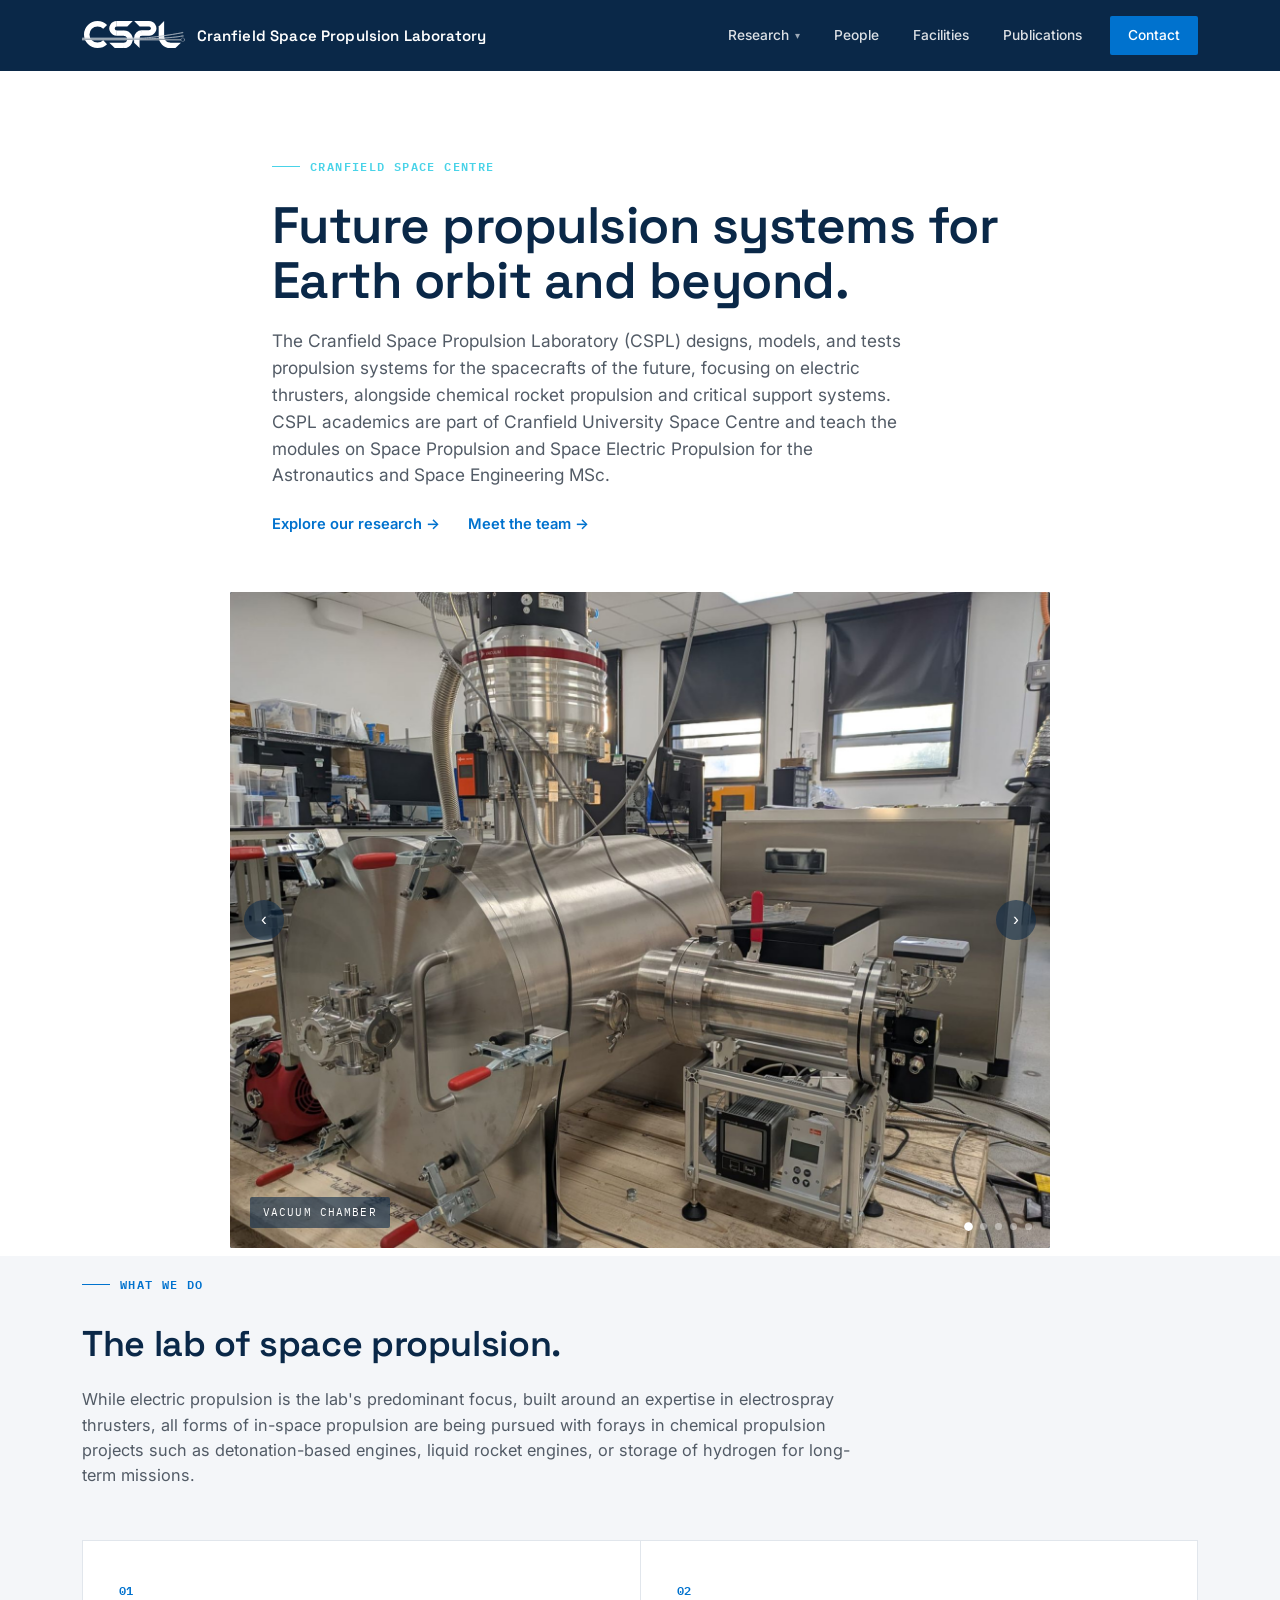
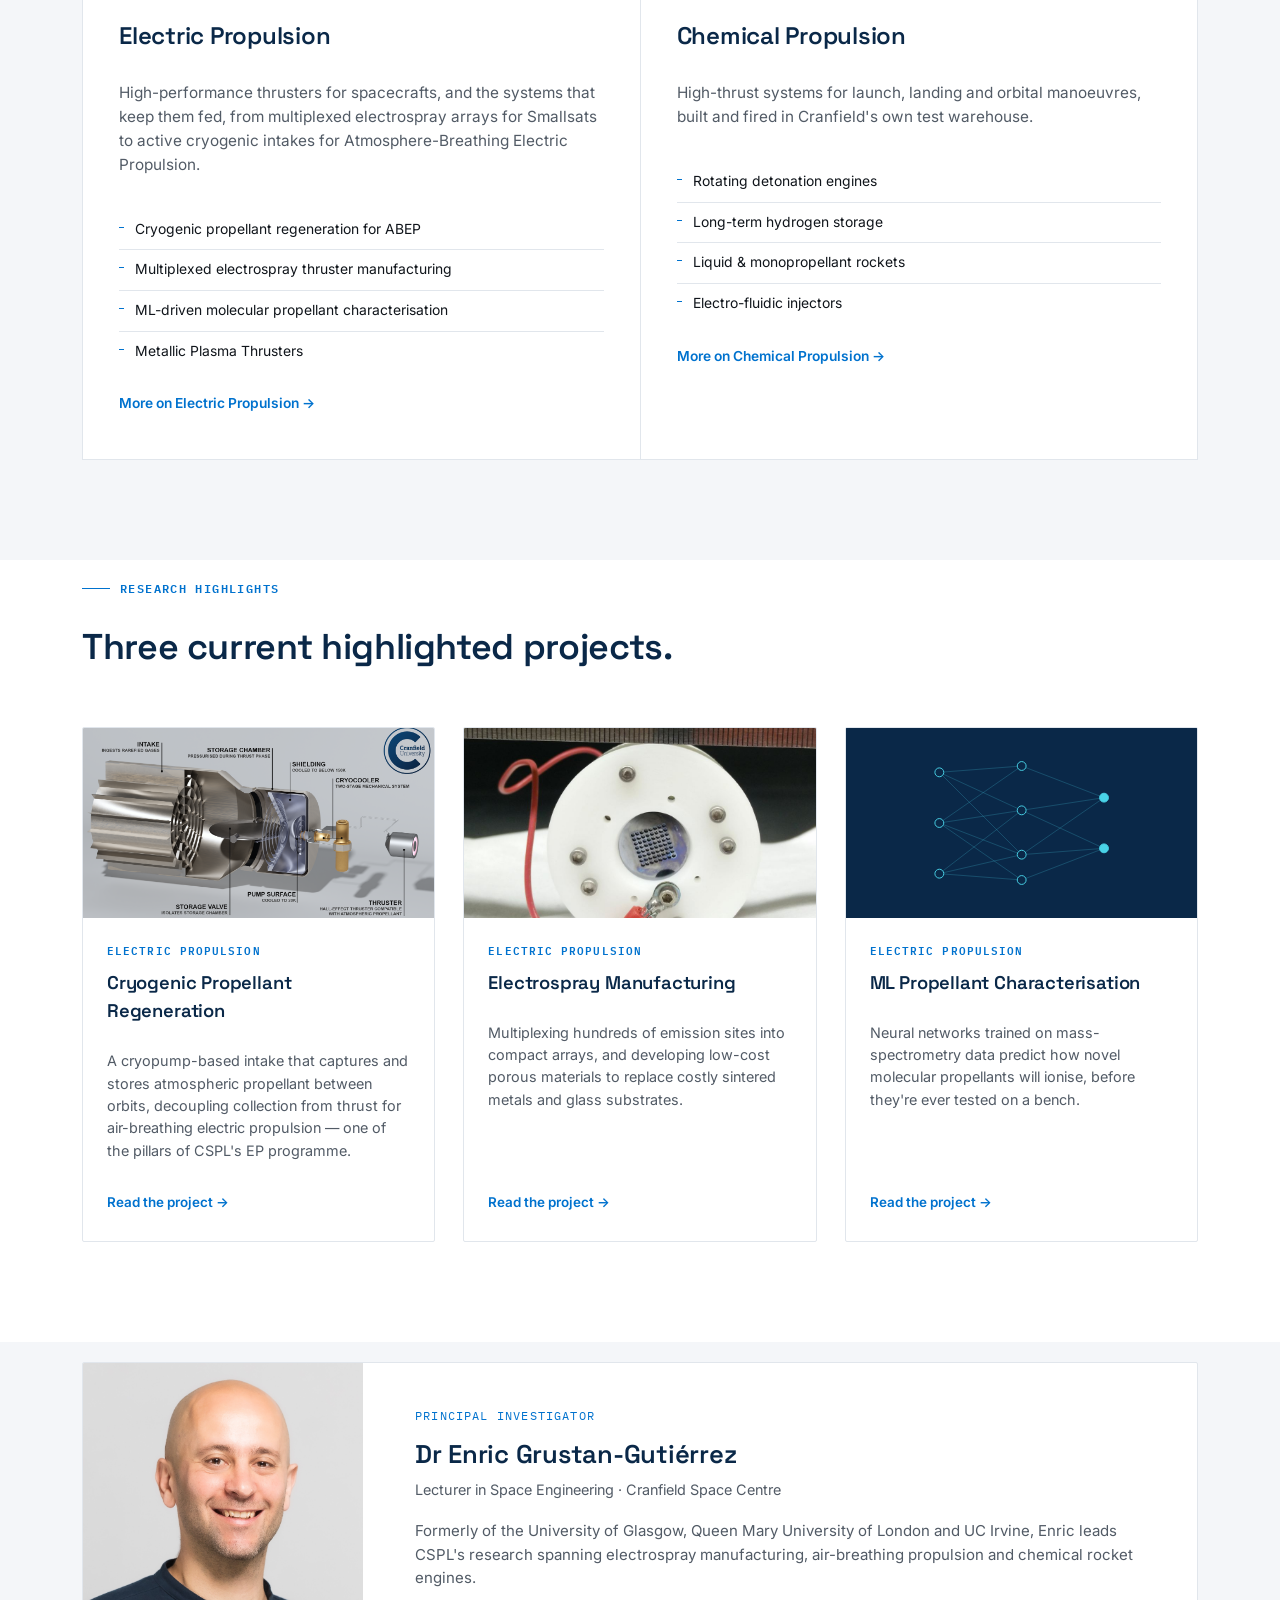
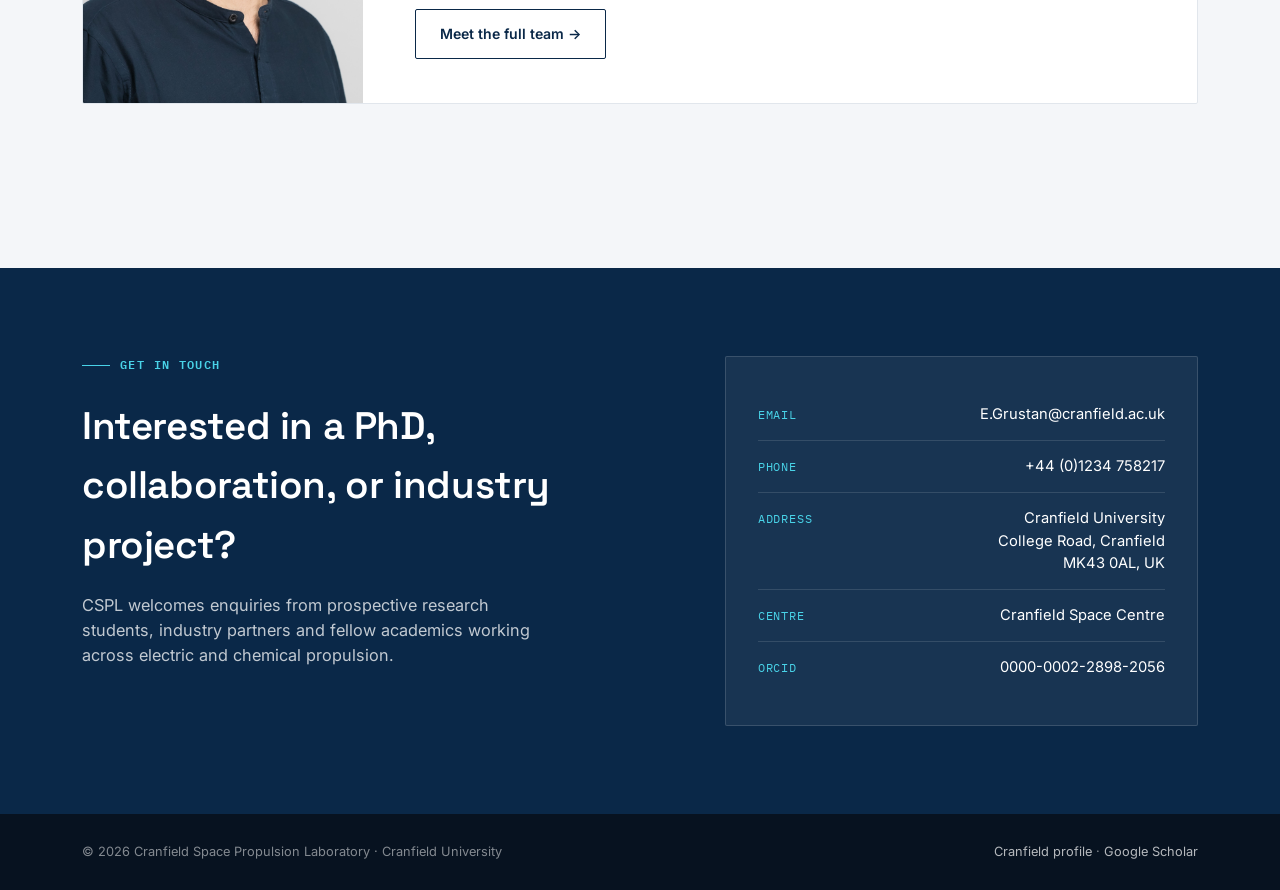
<file: index.html>
<!DOCTYPE html>
<html lang="en">
<head>
<meta charset="UTF-8">
<meta name="viewport" content="width=device-width, initial-scale=1.0">
<title>Cranfield Space Propulsion Laboratory (CSPL)</title>
<meta name="description" content="The Cranfield Space Propulsion Laboratory researches electric, electrospray and chemical propulsion for the next generation of spacecraft.">
<link rel="preconnect" href="https://fonts.googleapis.com">
<link rel="preconnect" href="https://fonts.gstatic.com" crossorigin>
<link href="https://fonts.googleapis.com/css2?family=Space+Grotesk:wght@400;500;600;700&family=Inter:wght@400;500;600;700&family=IBM+Plex+Mono:wght@500;600&display=swap" rel="stylesheet">
<link rel="stylesheet" href="assets/styles.css">
</head>
<body>

<header class="site">
  <div class="nav-inner">
    <a class="brand" href="index.html">
      <img src="assets/images/logo_blanc.svg" alt="CSPL logo">
      <div class="brand-text">Cranfield Space Propulsion Laboratory</div>
    </a>
    <nav class="links">
      <div class="has-dropdown">
        <a href="research.html">Research <span class="caret">&#9662;</span></a>
        <div class="dropdown">
          <a href="research-cpr.html">Cryogenic Propellant Regeneration<span class="sub">Air-breathing electric propulsion / PHROST</span></a>
          <a href="research-electrospray-manufacturing.html">Electrospray Manufacturing<span class="sub">Multiplexed emitter arrays</span></a>
          <a href="research-ml-propellants.html">ML Propellant Characterisation<span class="sub">Neural networks for novel propellants</span></a>
          <a href="research-hydrogen-storage.html">Long-term Hydrogen Storage<span class="sub">Cryo-compressed H2 for a lunar supply chain</span></a>
          <a href="research-metallic-plasma-thrusters.html">Metallic Plasma Thrusters<span class="sub">Vacuum-arc &amp; metal-fed electric propulsion</span></a>
          <a href="research-master-thesis-highlights.html">Master Thesis Highlights<span class="sub">Student research from the MSc programme</span></a>
        </div>
      </div>
      <a href="people.html" class="">People</a>
      <a href="facilities.html" class="">Facilities</a>
      <a href="publications.html" class="">Publications</a>
      <a href="#contact" class="nav-cta">Contact</a>
    </nav>
  </div>
</header>

<section class="intro-block">
  <div class="wrap">
    <div class="eyebrow mono"><span class="dash"></span>Cranfield Space Centre</div>
    <h1>Future propulsion systems for Earth orbit and beyond.</h1>
    <p class="lead">The Cranfield Space Propulsion Laboratory (CSPL) designs, models, and tests propulsion systems for the spacecrafts of the future, focusing on electric thrusters, alongside chemical rocket propulsion and critical support systems. CSPL academics are part of Cranfield University Space Centre and teach the modules on Space Propulsion and Space Electric Propulsion for the Astronautics and Space Engineering MSc.</p>
    <div class="intro-links">
      <a href="research.html">Explore our research &rarr;</a>
      <a href="people.html">Meet the team &rarr;</a>
    </div>
  </div>
</section>

<section class="slideshow-wrap">
  <div class="wrap">
    <div class="slideshow" id="slideshow">

      <div class="slide active" data-index="0">
        <img src="assets/images/hero.jpg" alt="Vacuum Chamber">
        <div class="tag">Vacuum Chamber</div>
      </div>
      <div class="slide" data-index="1">
        <img src="assets/images/abep_setup.jpg" alt="PHROST / Cryogenic Propellant Regeneration">
        <div class="tag">PHROST / Cryogenic Propellant Regeneration</div>
      </div>
      <div class="slide" data-index="2">
        <img src="assets/images/electrospray_array.jpg" alt="Multiplexed Electrospray Array">
        <div class="tag">Multiplexed Electrospray Array</div>
      </div>
      <div class="slide" data-index="3">
        <img src="assets/images/chem_warehouse.jpg" alt="Rocket Engine Laboratory">
        <div class="tag">Rocket Engine Laboratory</div>
      </div>
      <div class="slide" data-index="4">
        <img src="assets/images/chem_rig.jpg" alt="Liquid Rocket Engine Test Rig">
        <div class="tag">Liquid Rocket Engine Test Rig</div>
      </div>
      <button class="arrow prev" id="slidePrev" aria-label="Previous slide">&#8249;</button>
      <button class="arrow next" id="slideNext" aria-label="Next slide">&#8250;</button>
      <div class="dots"><button class="dot active" data-index="0" aria-label="Show slide 1: Vacuum Chamber"></button><button class="dot" data-index="1" aria-label="Show slide 2: PHROST / Cryogenic Propellant Regeneration"></button><button class="dot" data-index="2" aria-label="Show slide 3: Multiplexed Electrospray Array"></button><button class="dot" data-index="3" aria-label="Show slide 4: Rocket Engine Laboratory"></button><button class="dot" data-index="4" aria-label="Show slide 5:Liquid Rocket Engine Test Rig"></button></div>
    </div>
  </div>
</section>

<script>
(function(){
  const slides = document.querySelectorAll('#slideshow .slide');
  const dots = document.querySelectorAll('#slideshow .dot');
  let current = 0;
  let timer;

  function show(index) {
    const n = slides.length;
    const wrapped = ((index % n) + n) % n;
    slides.forEach(s => s.classList.remove('active'));
    dots.forEach(d => d.classList.remove('active'));
    slides[wrapped].classList.add('active');
    dots[wrapped].classList.add('active');
    current = wrapped;
  }

  function next() { show(current + 1); }
  function prev() { show(current - 1); }

  function resetTimer() {
    clearInterval(timer);
    timer = setInterval(next, 5000);
  }

  dots.forEach(dot => {
    dot.addEventListener('click', () => { show(parseInt(dot.dataset.index, 10)); resetTimer(); });
  });
  document.getElementById('slideNext').addEventListener('click', () => { next(); resetTimer(); });
  document.getElementById('slidePrev').addEventListener('click', () => { prev(); resetTimer(); });

  resetTimer();
})();
</script>

<section id="domains" class="alt">
  <div class="wrap">
    <div class="section-head">
      <div class="eyebrow mono"><span class="dash"></span>What we do</div>
      <h2>The lab of space propulsion.</h2>
      <p>While electric propulsion is the lab's predominant focus, built around an expertise in electrospray thrusters, all forms of in-space propulsion are being pursued with forays in chemical propulsion projects such as detonation-based engines, liquid rocket engines, or storage of hydrogen for long-term missions.</p>
    </div>
    <div class="domains">
      <div class="domain">
        <div class="tagrow"><div class="pnum">01</div></div>
        <h3>Electric Propulsion</h3>
        <p>High-performance thrusters for spacecrafts, and the systems that keep them fed, from multiplexed electrospray arrays for Smallsats to active cryogenic intakes for Atmosphere-Breathing Electric Propulsion.</p>
        <ul>
          <li>Cryogenic propellant regeneration for ABEP</li>
          <li>Multiplexed electrospray thruster manufacturing</li>
          <li>ML-driven molecular propellant characterisation</li>
          <li>Metallic Plasma Thrusters</li>
        </ul>
        <a class="more" href="research.html#electric">More on Electric Propulsion &rarr;</a>
      </div>
      <div class="domain">
        <div class="tagrow"><div class="pnum">02</div></div>
        <h3>Chemical Propulsion</h3>
        <p>High-thrust systems for launch, landing and orbital manoeuvres, built and fired in Cranfield's own test warehouse.</p>
        <ul>
          <li>Rotating detonation engines</li>
          <li>Long-term hydrogen storage</li>
          <li>Liquid &amp; monopropellant rockets</li>
          <li>Electro-fluidic injectors</li>
        </ul>
        <a class="more" href="research.html#chemical">More on Chemical Propulsion &rarr;</a>
      </div>
    </div>
  </div>
</section>

<section>
  <div class="wrap">
    <div class="section-head">
      <div class="eyebrow mono"><span class="dash"></span>Research highlights</div>
      <h2>Three current highlighted projects.</h2>
    </div>
    <div class="project-grid">
      <a class="project-card" href="research-cpr.html">
        <div class="thumb"><img src="assets/images/abep_render.png" alt="Cutaway render of the PHROST cryogenic propellant regeneration system"></div>
        <div class="body">
          <div class="tag">Electric Propulsion</div>
          <h3>Cryogenic Propellant Regeneration</h3>
          <p>A cryopump-based intake that captures and stores atmospheric propellant between orbits, decoupling collection from thrust for air-breathing electric propulsion &mdash; one of the pillars of CSPL's EP programme.</p>
          <div class="link">Read the project &rarr;</div>
        </div>
      </a>
      <a class="project-card" href="research-electrospray-manufacturing.html">
        <div class="thumb"><img src="assets/images/electrospray_array.jpg" alt="Close-up of a multiplexed electrospray emitter array"></div>
        <div class="body">
          <div class="tag">Electric Propulsion</div>
          <h3>Electrospray Manufacturing</h3>
          <p>Multiplexing hundreds of emission sites into compact arrays, and developing low-cost porous materials to replace costly sintered metals and glass substrates.</p>
          <div class="link">Read the project &rarr;</div>
        </div>
      </a>
      <a class="project-card" href="research-ml-propellants.html">
        <div class="thumb"><svg viewBox="0 0 400 300" xmlns="http://www.w3.org/2000/svg" style="width:100%;height:100%;background:#0A2848;">
  <g stroke="rgba(73,211,232,0.35)" stroke-width="1">
    <line x1="70" y1="70" x2="200" y2="60"/><line x1="70" y1="70" x2="200" y2="130"/><line x1="70" y1="70" x2="200" y2="200"/>
    <line x1="70" y1="150" x2="200" y2="60"/><line x1="70" y1="150" x2="200" y2="130"/><line x1="70" y1="150" x2="200" y2="200"/><line x1="70" y1="150" x2="200" y2="240"/>
    <line x1="70" y1="230" x2="200" y2="130"/><line x1="70" y1="230" x2="200" y2="200"/><line x1="70" y1="230" x2="200" y2="240"/>
    <line x1="200" y1="60" x2="330" y2="110"/><line x1="200" y1="130" x2="330" y2="110"/><line x1="200" y1="200" x2="330" y2="110"/>
    <line x1="200" y1="130" x2="330" y2="190"/><line x1="200" y1="200" x2="330" y2="190"/><line x1="200" y1="240" x2="330" y2="190"/>
  </g>
  <g fill="#0A2848" stroke="#49D3E8" stroke-width="1.5">
    <circle cx="70" cy="70" r="7"/><circle cx="70" cy="150" r="7"/><circle cx="70" cy="230" r="7"/>
    <circle cx="200" cy="60" r="7"/><circle cx="200" cy="130" r="7"/><circle cx="200" cy="200" r="7"/><circle cx="200" cy="240" r="7"/>
    <circle cx="330" cy="110" r="7" fill="#49D3E8"/><circle cx="330" cy="190" r="7" fill="#49D3E8"/>
  </g>
</svg></div>
        <div class="body">
          <div class="tag">Electric Propulsion</div>
          <h3>ML Propellant Characterisation</h3>
          <p>Neural networks trained on mass-spectrometry data predict how novel molecular propellants will ionise, before they're ever tested on a bench.</p>
          <div class="link">Read the project &rarr;</div>
        </div>
      </a>
    </div>
  </div>
</section>

<section class="alt">
  <div class="wrap">
    <div class="pi-card" style="background:var(--paper); border:1px solid var(--line);">
      <div class="pi-photo" style="min-height:280px;"><img src="assets/images/pi_photo.jpg" alt="Dr Enric Grustan-Gutiérrez"></div>
      <div class="pi-body" style="color:var(--ink);">
        <div class="role" style="color:var(--blue);">Principal Investigator</div>
        <h3 style="color:var(--navy);">Dr Enric Grustan-Gutiérrez</h3>
        <div class="dept" style="color:var(--graphite);">Lecturer in Space Engineering &middot; Cranfield Space Centre</div>
        <p style="color:var(--graphite);">Formerly of the University of Glasgow, Queen Mary University of London and UC Irvine, Enric leads CSPL's research spanning electrospray manufacturing, air-breathing propulsion and chemical rocket engines.</p>
        <a href="people.html" class="btn btn-navy" style="margin-top:8px; display:inline-flex;">Meet the full team &rarr;</a>
      </div>
    </div>
  </div>
</section>

<section class="contact-band" id="contact">
  <div class="wrap contact-inner">
    <div>
      <div class="eyebrow mono"><span class="dash" style="background:var(--cyan);"></span><span style="color:var(--cyan);">Get in touch</span></div>
      <h2 style="margin-top:14px;">Interested in a PhD, collaboration, or industry project?</h2>
      <p>CSPL welcomes enquiries from prospective research students, industry partners and fellow academics working across electric and chemical propulsion.</p>
    </div>
    <div class="contact-card">
      <div class="row"><div class="k">Email</div><div class="v"><a href="mailto:E.Grustan@cranfield.ac.uk">E.Grustan@cranfield.ac.uk</a></div></div>
      <div class="row"><div class="k">Phone</div><div class="v">+44 (0)1234 758217</div></div>
      <div class="row"><div class="k">Address</div><div class="v">Cranfield University<br>College Road, Cranfield<br>MK43 0AL, UK</div></div>
      <div class="row"><div class="k">Centre</div><div class="v">Cranfield Space Centre</div></div>
      <div class="row"><div class="k">ORCID</div><div class="v"><a href="https://orcid.org/0000-0002-2898-2056" target="_blank" rel="noopener">0000-0002-2898-2056</a></div></div>
    </div>
  </div>
</section>

<footer>
  <div class="wrap">
    <div>&copy; 2026 Cranfield Space Propulsion Laboratory &middot; Cranfield University</div>
    <div><a href="https://www.cranfield.ac.uk/people/dr-enric-grustan-gutierrez-34282404" target="_blank" rel="noopener">Cranfield profile</a> &middot; <a href="https://scholar.google.com/citations?user=xD1AS20AAAAJ&hl=ca" target="_blank" rel="noopener">Google Scholar</a></div>
  </div>
</footer>
</body>
</html>
</file>
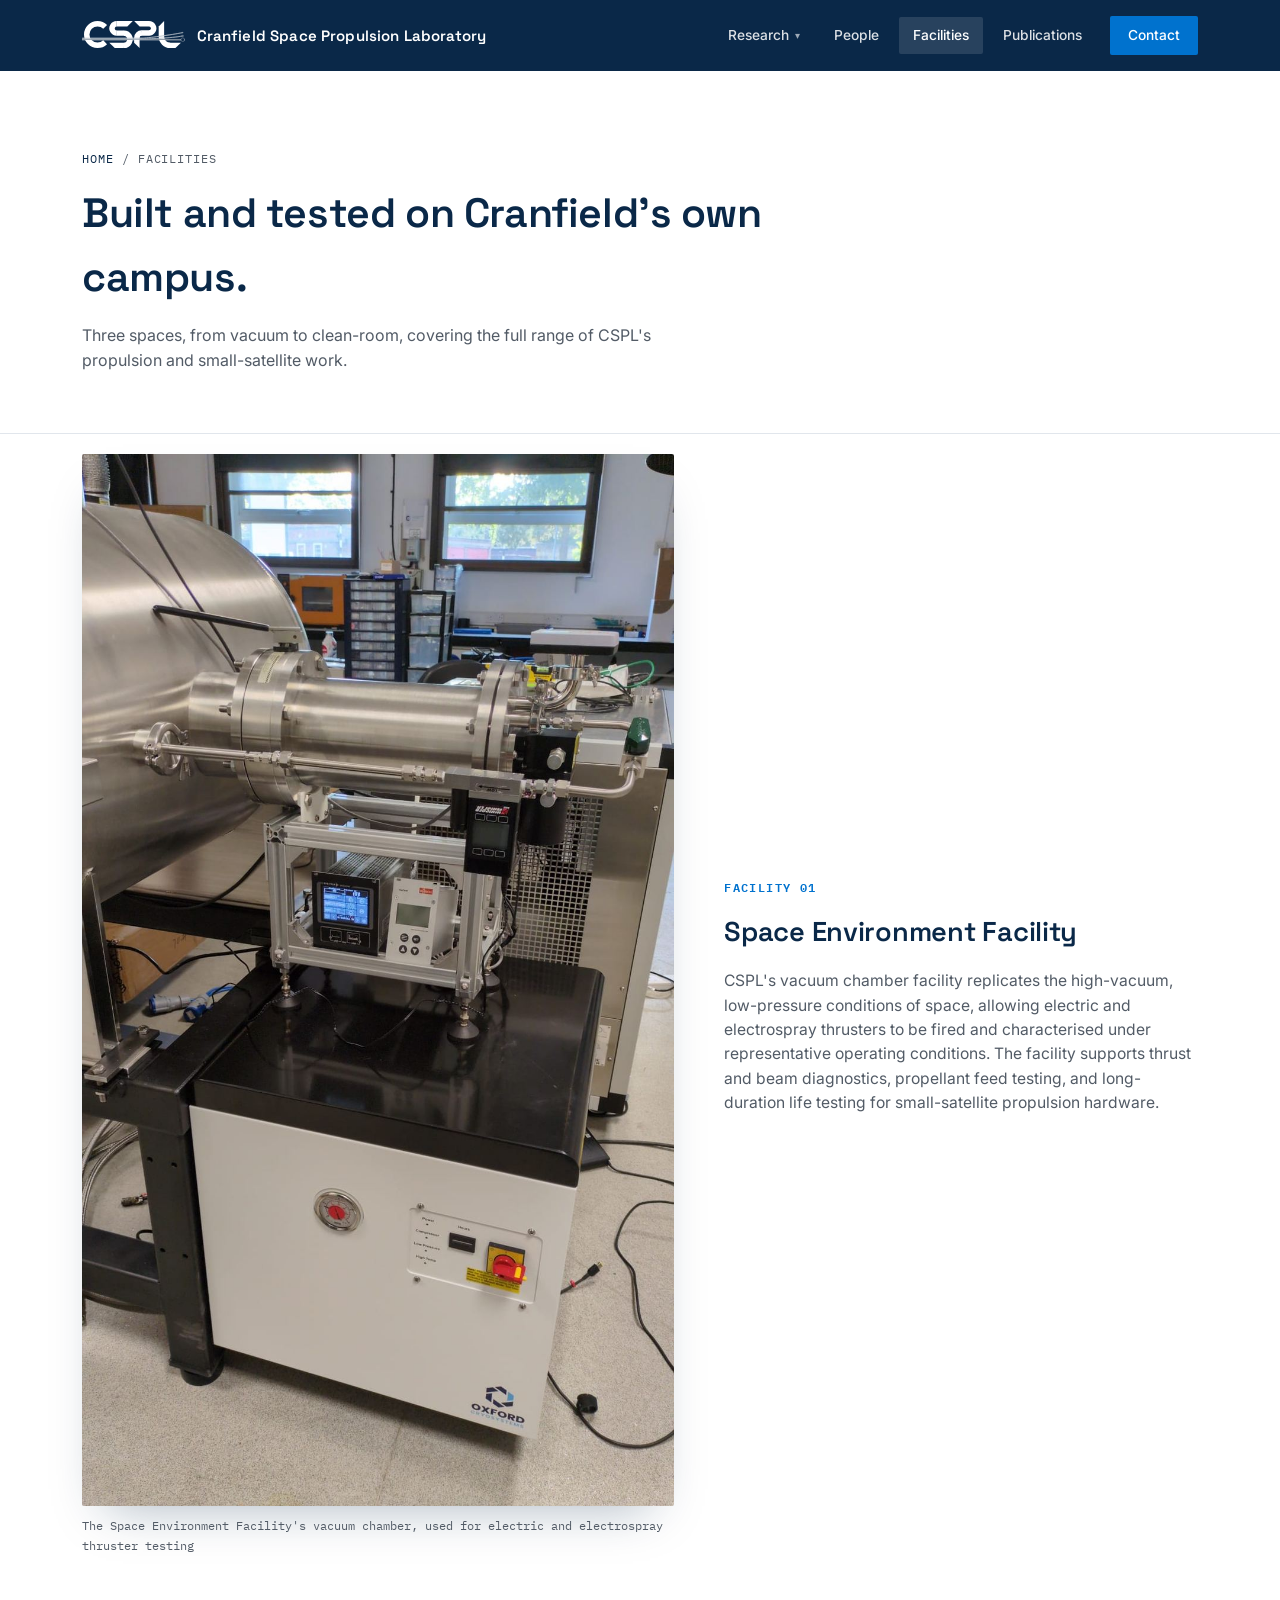
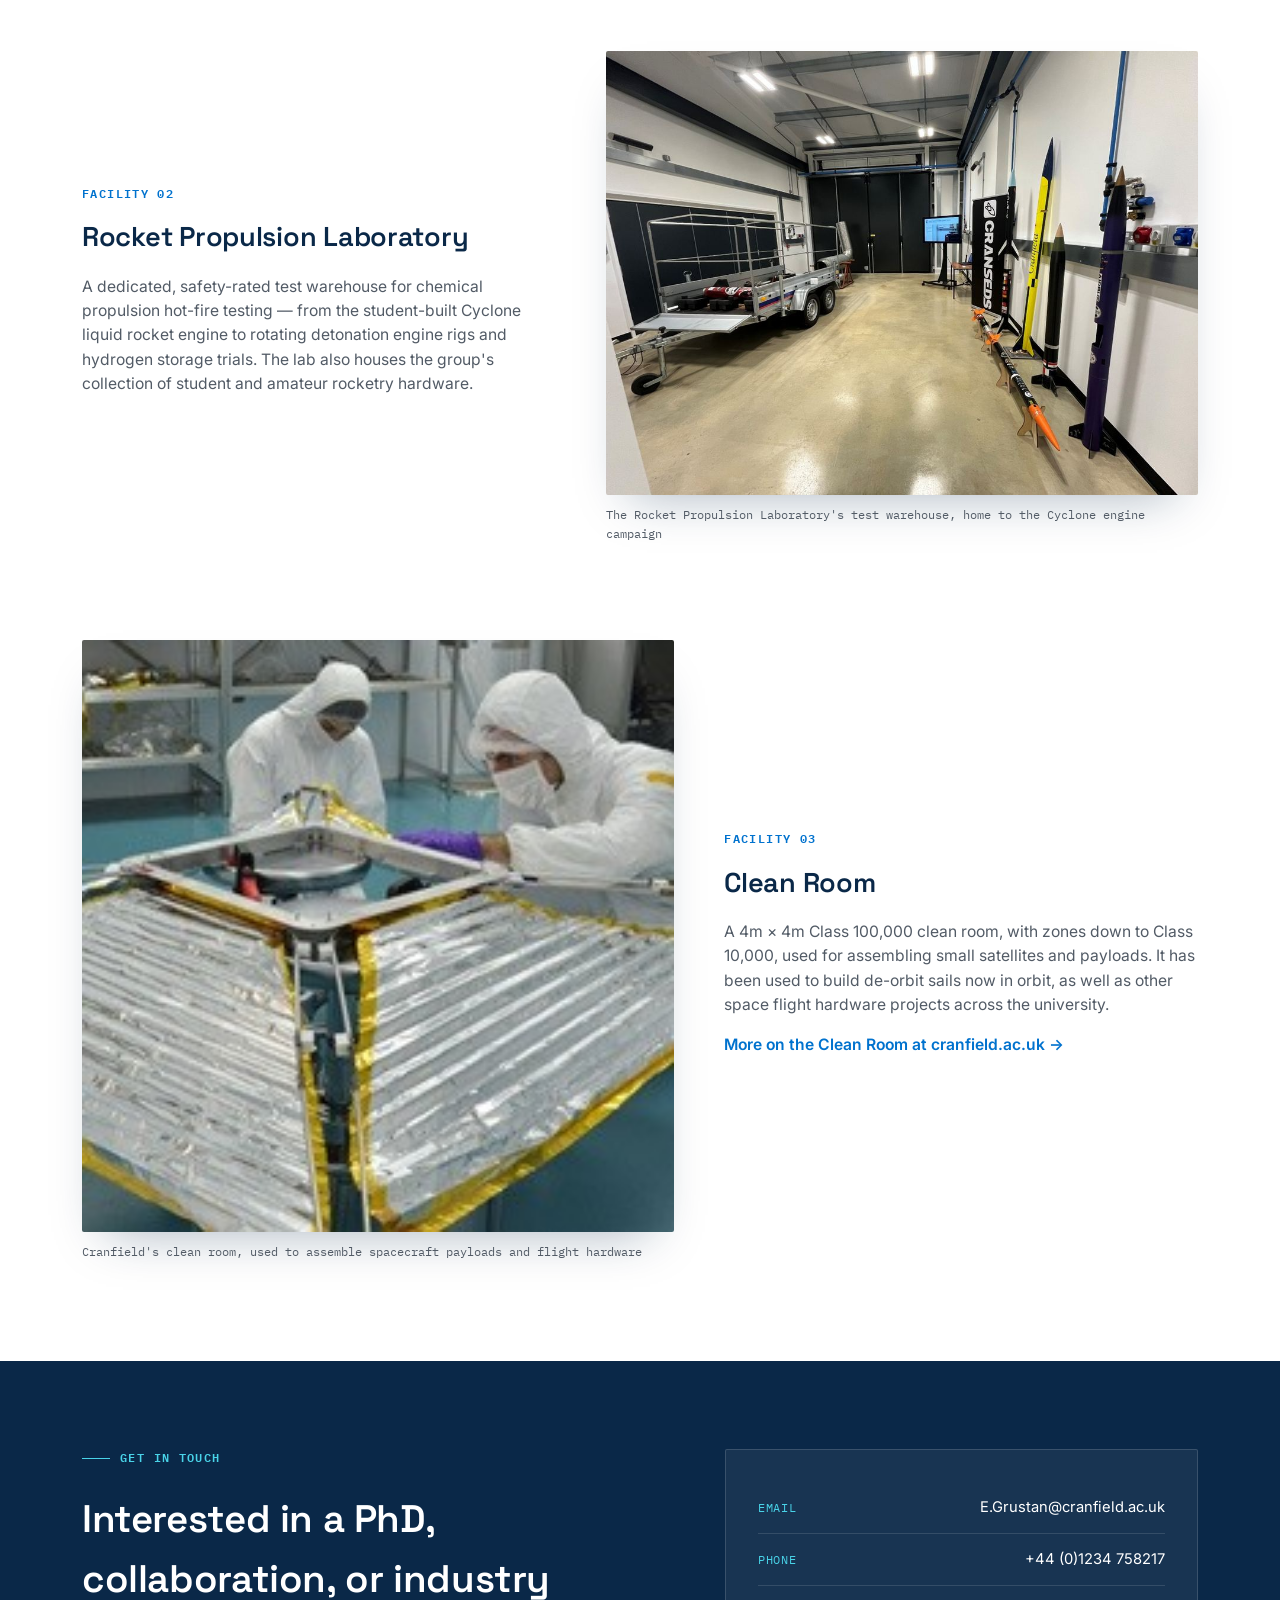
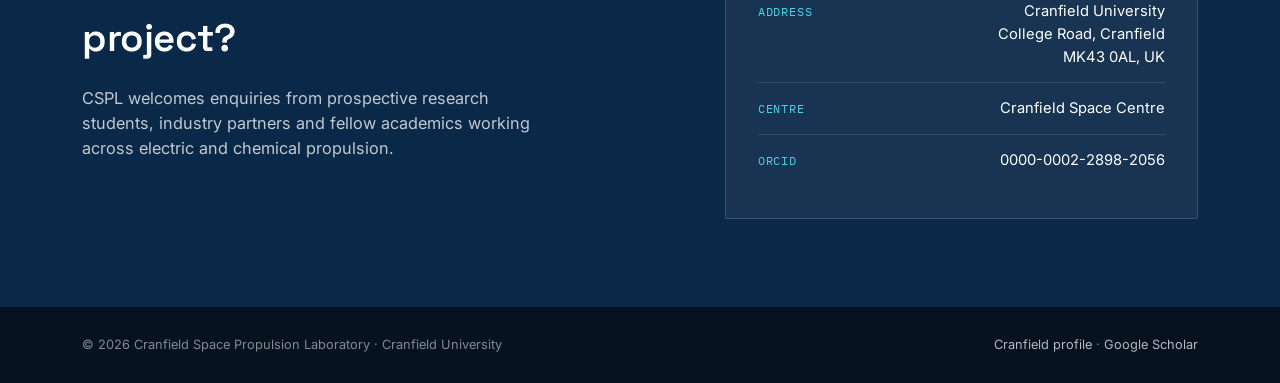
<file: facilities.html>
<!DOCTYPE html>
<html lang="en">
<head>
<meta charset="UTF-8">
<meta name="viewport" content="width=device-width, initial-scale=1.0">
<title>Facilities | Cranfield Space Propulsion Laboratory</title>
<meta name="description" content="The Space Environment Facility, Rocket Propulsion Laboratory and Clean Room at the Cranfield Space Propulsion Laboratory.">
<link rel="preconnect" href="https://fonts.googleapis.com">
<link rel="preconnect" href="https://fonts.gstatic.com" crossorigin>
<link href="https://fonts.googleapis.com/css2?family=Space+Grotesk:wght@400;500;600;700&family=Inter:wght@400;500;600;700&family=IBM+Plex+Mono:wght@500;600&display=swap" rel="stylesheet">
<link rel="stylesheet" href="assets/styles.css">
</head>
<body>

<header class="site">
  <div class="nav-inner">
    <a class="brand" href="index.html">
      <img src="assets/images/logo_blanc.svg" alt="CSPL logo">
      <div class="brand-text">Cranfield Space Propulsion Laboratory</div>
    </a>
    <nav class="links">
      <div class="has-dropdown">
        <a href="research.html">Research <span class="caret">&#9662;</span></a>
        <div class="dropdown">
          <a href="research-cpr.html">Cryogenic Propellant Regeneration<span class="sub">Air-breathing electric propulsion / PHROST</span></a>
          <a href="research-electrospray-manufacturing.html">Electrospray Manufacturing<span class="sub">Multiplexed emitter arrays</span></a>
          <a href="research-ml-propellants.html">ML Propellant Characterisation<span class="sub">Neural networks for novel propellants</span></a>
          <a href="research-hydrogen-storage.html">Long-term Hydrogen Storage<span class="sub">Cryo-compressed H2 for a lunar supply chain</span></a>
          <a href="research-metallic-plasma-thrusters.html">Metallic Plasma Thrusters<span class="sub">Vacuum-arc &amp; metal-fed electric propulsion</span></a>
          <a href="research-master-thesis-highlights.html">Master Thesis Highlights<span class="sub">Student research from the MSc programme</span></a>
        </div>
      </div>
      <a href="people.html" class="">People</a>
      <a href="facilities.html" class="active">Facilities</a>
      <a href="publications.html" class="">Publications</a>
      <a href="#contact" class="nav-cta">Contact</a>
    </nav>
  </div>
</header>

<section class="plain-head">
  <div class="wrap">
    <div class="breadcrumb breadcrumb-light"><a href="index.html">Home</a> / Facilities</div>
    <h1>Built and tested on Cranfield's own campus.</h1>
    <p>Three spaces, from vacuum to clean-room, covering the full range of CSPL's propulsion and small-satellite work.</p>
  </div>
</section>

<section>
  <div class="wrap">

    <div class="deep">
      <figure class="deep-media">
        <img src="assets/images/lab_vacuum2.jpg" alt="Vacuum chamber facility for electric propulsion testing">
        <figcaption>The Space Environment Facility's vacuum chamber, used for electric and electrospray thruster testing</figcaption>
      </figure>
      <div class="deep-text">
        <div class="tag">Facility 01</div>
        <h3>Space Environment Facility</h3>
        <p>CSPL's vacuum chamber facility replicates the high-vacuum, low-pressure conditions of space, allowing electric and electrospray thrusters to be fired and characterised under representative operating conditions. The facility supports thrust and beam diagnostics, propellant feed testing, and long-duration life testing for small-satellite propulsion hardware.</p>
      </div>
    </div>

    <div class="deep rev">
      <figure class="deep-media">
        <img src="assets/images/chem_warehouse.jpg" alt="Cranfield rocket engine test warehouse with student rockets on display">
        <figcaption>The Rocket Propulsion Laboratory's test warehouse, home to the Cyclone engine campaign</figcaption>
      </figure>
      <div class="deep-text">
        <div class="tag">Facility 02</div>
        <h3>Rocket Propulsion Laboratory</h3>
        <p>A dedicated, safety-rated test warehouse for chemical propulsion hot-fire testing &mdash; from the student-built Cyclone liquid rocket engine to rotating detonation engine rigs and hydrogen storage trials. The lab also houses the group's collection of student and amateur rocketry hardware.</p>
      </div>
    </div>

    <div class="deep">
      <figure class="deep-media">
        <img src="assets/images/clean_room.jpg" alt="Technicians in cleanroom suits assembling a satellite payload in Cranfield's clean room">
        <figcaption>Cranfield's clean room, used to assemble spacecraft payloads and flight hardware</figcaption>
      </figure>
      <div class="deep-text">
        <div class="tag">Facility 03</div>
        <h3>Clean Room</h3>
        <p>A 4m &times; 4m Class 100,000 clean room, with zones down to Class 10,000, used for assembling small satellites and payloads. It has been used to build de-orbit sails now in orbit, as well as other space flight hardware projects across the university.</p>
        <p><a href="https://www.cranfield.ac.uk/facilities/clean-room" target="_blank" rel="noopener" style="color:var(--blue); font-weight:600;">More on the Clean Room at cranfield.ac.uk &rarr;</a></p>
      </div>
    </div>

  </div>
</section>

<section class="contact-band" id="contact">
  <div class="wrap contact-inner">
    <div>
      <div class="eyebrow mono"><span class="dash" style="background:var(--cyan);"></span><span style="color:var(--cyan);">Get in touch</span></div>
      <h2 style="margin-top:14px;">Interested in a PhD, collaboration, or industry project?</h2>
      <p>CSPL welcomes enquiries from prospective research students, industry partners and fellow academics working across electric and chemical propulsion.</p>
    </div>
    <div class="contact-card">
      <div class="row"><div class="k">Email</div><div class="v"><a href="mailto:E.Grustan@cranfield.ac.uk">E.Grustan@cranfield.ac.uk</a></div></div>
      <div class="row"><div class="k">Phone</div><div class="v">+44 (0)1234 758217</div></div>
      <div class="row"><div class="k">Address</div><div class="v">Cranfield University<br>College Road, Cranfield<br>MK43 0AL, UK</div></div>
      <div class="row"><div class="k">Centre</div><div class="v">Cranfield Space Centre</div></div>
      <div class="row"><div class="k">ORCID</div><div class="v"><a href="https://orcid.org/0000-0002-2898-2056" target="_blank" rel="noopener">0000-0002-2898-2056</a></div></div>
    </div>
  </div>
</section>

<footer>
  <div class="wrap">
    <div>&copy; 2026 Cranfield Space Propulsion Laboratory &middot; Cranfield University</div>
    <div><a href="https://www.cranfield.ac.uk/people/dr-enric-grustan-gutierrez-34282404" target="_blank" rel="noopener">Cranfield profile</a> &middot; <a href="https://scholar.google.com/citations?user=xD1AS20AAAAJ&hl=ca" target="_blank" rel="noopener">Google Scholar</a></div>
  </div>
</footer>
</body>
</html>
</file>
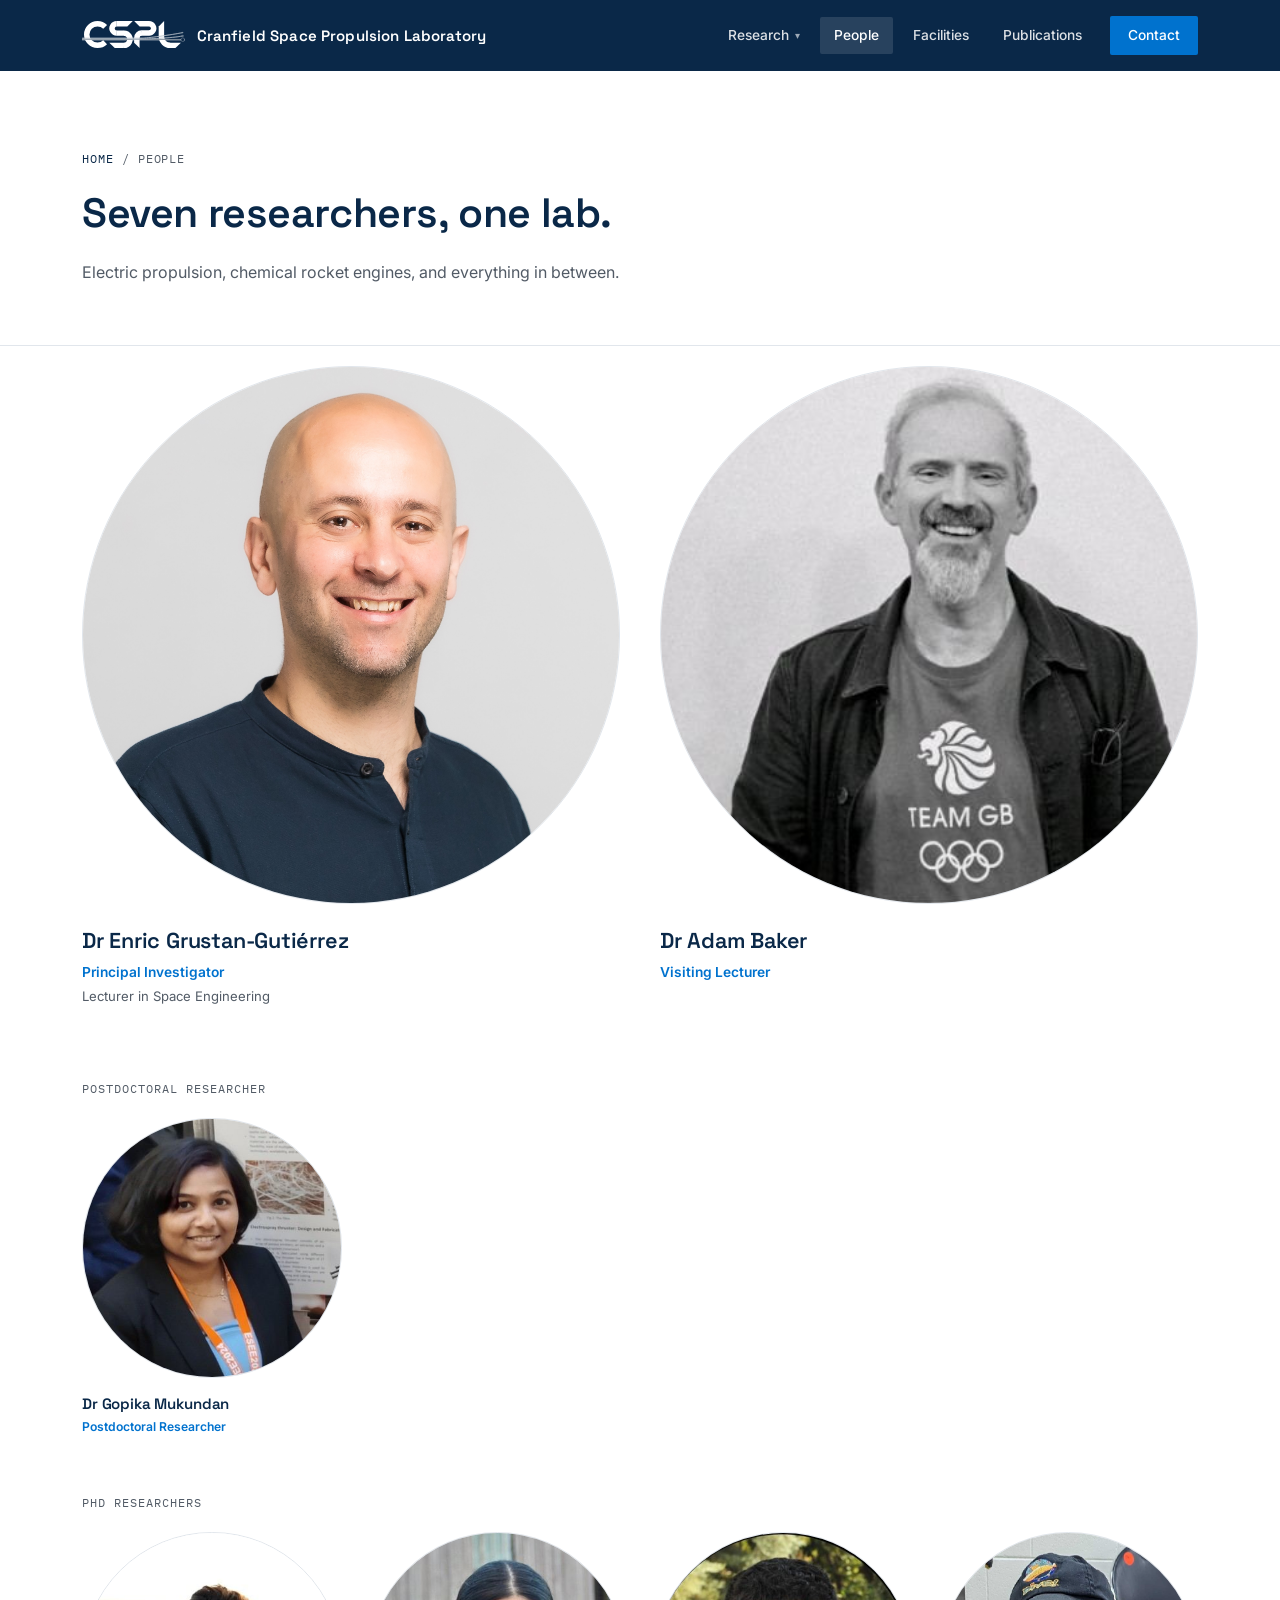
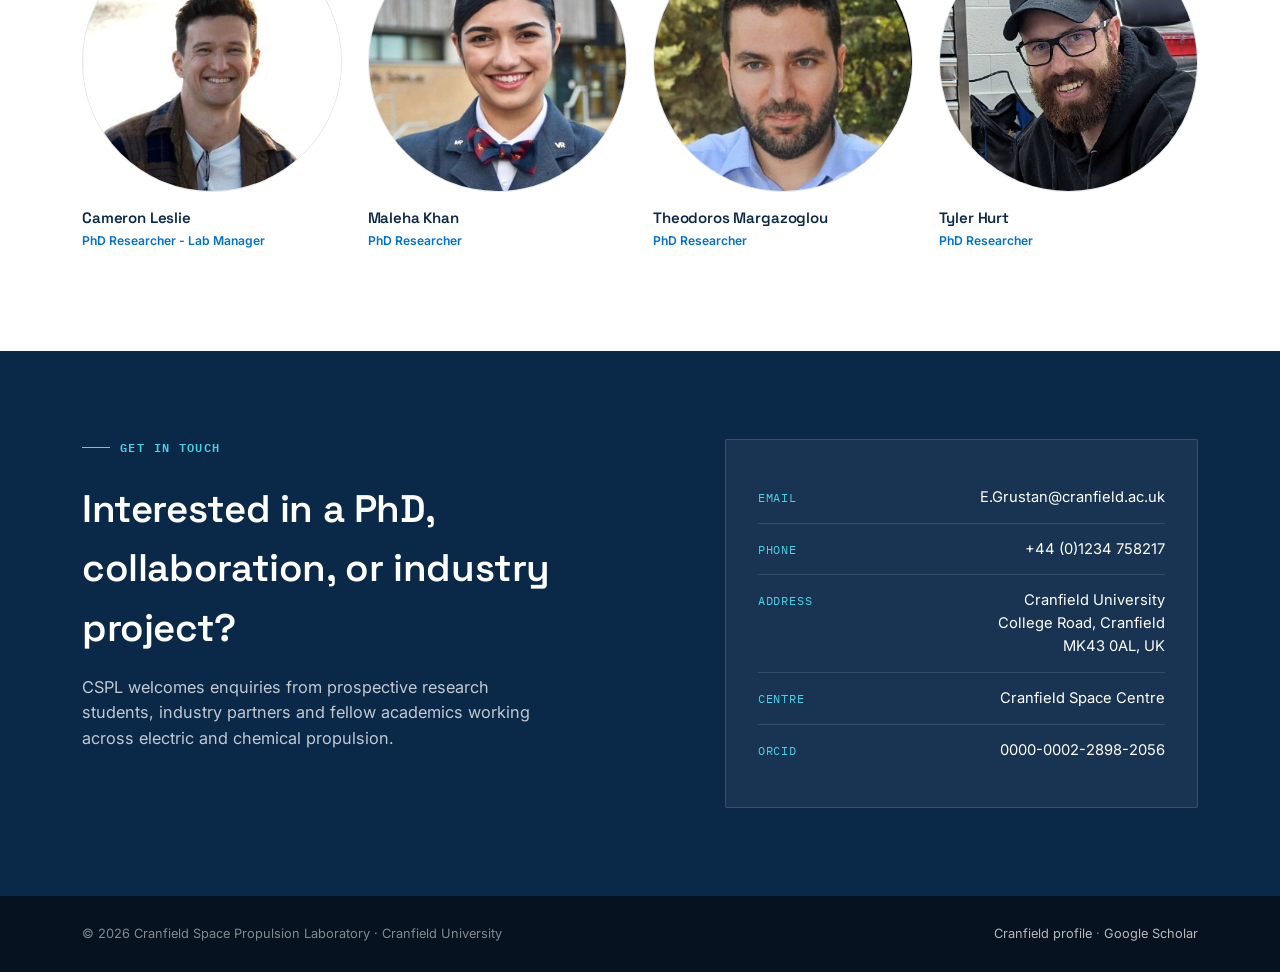
<file: people.html>
<!DOCTYPE html>
<html lang="en">
<head>
<meta charset="UTF-8">
<meta name="viewport" content="width=device-width, initial-scale=1.0">
<title>People | Cranfield Space Propulsion Laboratory</title>
<meta name="description" content="Meet the researchers of the Cranfield Space Propulsion Laboratory, led by Dr Enric Grustan-Gutiérrez.">
<link rel="preconnect" href="https://fonts.googleapis.com">
<link rel="preconnect" href="https://fonts.gstatic.com" crossorigin>
<link href="https://fonts.googleapis.com/css2?family=Space+Grotesk:wght@400;500;600;700&family=Inter:wght@400;500;600;700&family=IBM+Plex+Mono:wght@500;600&display=swap" rel="stylesheet">
<link rel="stylesheet" href="assets/styles.css">
</head>
<body>

<header class="site">
  <div class="nav-inner">
    <a class="brand" href="index.html">
      <img src="assets/images/logo_blanc.svg" alt="CSPL logo">
      <div class="brand-text">Cranfield Space Propulsion Laboratory</div>
    </a>
    <nav class="links">
      <div class="has-dropdown">
        <a href="research.html">Research <span class="caret">&#9662;</span></a>
        <div class="dropdown">
          <a href="research-cpr.html">Cryogenic Propellant Regeneration<span class="sub">Air-breathing electric propulsion / PHROST</span></a>
          <a href="research-electrospray-manufacturing.html">Electrospray Manufacturing<span class="sub">Multiplexed emitter arrays</span></a>
          <a href="research-ml-propellants.html">ML Propellant Characterisation<span class="sub">Neural networks for novel propellants</span></a>
          <a href="research-hydrogen-storage.html">Long-term Hydrogen Storage<span class="sub">Cryo-compressed H2 for a lunar supply chain</span></a>
          <a href="research-metallic-plasma-thrusters.html">Metallic Plasma Thrusters<span class="sub">Vacuum-arc &amp; metal-fed electric propulsion</span></a>
          <a href="research-master-thesis-highlights.html">Master Thesis Highlights<span class="sub">Student research from the MSc programme</span></a>
        </div>
      </div>
      <a href="people.html" class="active">People</a>
      <a href="facilities.html" class="">Facilities</a>
      <a href="publications.html" class="">Publications</a>
      <a href="#contact" class="nav-cta">Contact</a>
    </nav>
  </div>
</header>

<section class="plain-head">
  <div class="wrap">
    <div class="breadcrumb breadcrumb-light"><a href="index.html">Home</a> / People</div>
    <h1>Seven researchers, one lab.</h1>
    <p>Electric propulsion, chemical rocket engines, and everything in between.</p>
  </div>
</section>

<section>
  <div class="wrap">

    <div class="leads-row">
      <a class="lead-card" href="person-enric-grustan.html">
        <div class="ph"><img src="assets/images/pi_photo.jpg" alt="Dr Enric Grustan-Gutiérrez"></div>
        <h3>Dr Enric Grustan-Gutiérrez</h3>
        <div class="role">Principal Investigator</div>
        <div class="dept">Lecturer in Space Engineering</div>
      </a>
      <a class="lead-card" href="person-adam-baker.html">
        <div class="ph"><img src="assets/images/team_adam.jpg" alt="Dr Adam Baker"></div>
        <h3>Dr Adam Baker</h3>
        <div class="role">Visiting Lecturer</div>
      </a>
    </div>

    <div class="people-tier-label">Postdoctoral Researcher</div>
    <div class="team-grid" style="margin-bottom:56px;">
      <a class="member" href="person-gopika-mukundan.html">
        <div class="ph"><img src="assets/images/team_gopika.jpg" alt="Dr Gopika Mukundan"></div>
        <h4>Dr Gopika Mukundan</h4>
        <div class="role">Postdoctoral Researcher</div>
      </a>
    </div>

    <div class="people-tier-label">PhD Researchers</div>
    <div class="team-grid">
      <a class="member" href="person-cameron-leslie.html">
        <div class="ph"><img src="assets/images/team_cameron.jpg" alt="Cameron Leslie"></div>
        <h4>Cameron Leslie</h4>
        <div class="role">PhD Researcher - Lab Manager</div>
      </a>
      <a class="member" href="person-maleha-khan.html">
        <div class="ph"><img src="assets/images/team_maleha.jpg" alt="Maleha Khan"></div>
        <h4>Maleha Khan</h4>
        <div class="role">PhD Researcher</div>
      </a>
      <a class="member" href="person-theodoros-margazoglou.html">
        <div class="ph"><img src="assets/images/team_theo.jpg" alt="Theodoros Margazoglou"></div>
        <h4>Theodoros Margazoglou</h4>
        <div class="role">PhD Researcher</div>
      </a>
      <a class="member" href="person-tyler-hurt.html">
        <div class="ph"><img src="assets/images/team_tyler.jpg" alt="Tyler Hurt"></div>
        <h4>Tyler Hurt</h4>
        <div class="role">PhD Researcher</div>
      </a>
    </div>

  </div>
</section>

<section class="contact-band" id="contact">
  <div class="wrap contact-inner">
    <div>
      <div class="eyebrow mono"><span class="dash" style="background:var(--cyan);"></span><span style="color:var(--cyan);">Get in touch</span></div>
      <h2 style="margin-top:14px;">Interested in a PhD, collaboration, or industry project?</h2>
      <p>CSPL welcomes enquiries from prospective research students, industry partners and fellow academics working across electric and chemical propulsion.</p>
    </div>
    <div class="contact-card">
      <div class="row"><div class="k">Email</div><div class="v"><a href="mailto:E.Grustan@cranfield.ac.uk">E.Grustan@cranfield.ac.uk</a></div></div>
      <div class="row"><div class="k">Phone</div><div class="v">+44 (0)1234 758217</div></div>
      <div class="row"><div class="k">Address</div><div class="v">Cranfield University<br>College Road, Cranfield<br>MK43 0AL, UK</div></div>
      <div class="row"><div class="k">Centre</div><div class="v">Cranfield Space Centre</div></div>
      <div class="row"><div class="k">ORCID</div><div class="v"><a href="https://orcid.org/0000-0002-2898-2056" target="_blank" rel="noopener">0000-0002-2898-2056</a></div></div>
    </div>
  </div>
</section>

<footer>
  <div class="wrap">
    <div>&copy; 2026 Cranfield Space Propulsion Laboratory &middot; Cranfield University</div>
    <div><a href="https://www.cranfield.ac.uk/people/dr-enric-grustan-gutierrez-34282404" target="_blank" rel="noopener">Cranfield profile</a> &middot; <a href="https://scholar.google.com/citations?user=xD1AS20AAAAJ&hl=ca" target="_blank" rel="noopener">Google Scholar</a></div>
  </div>
</footer>
</body>
</html>
</file>
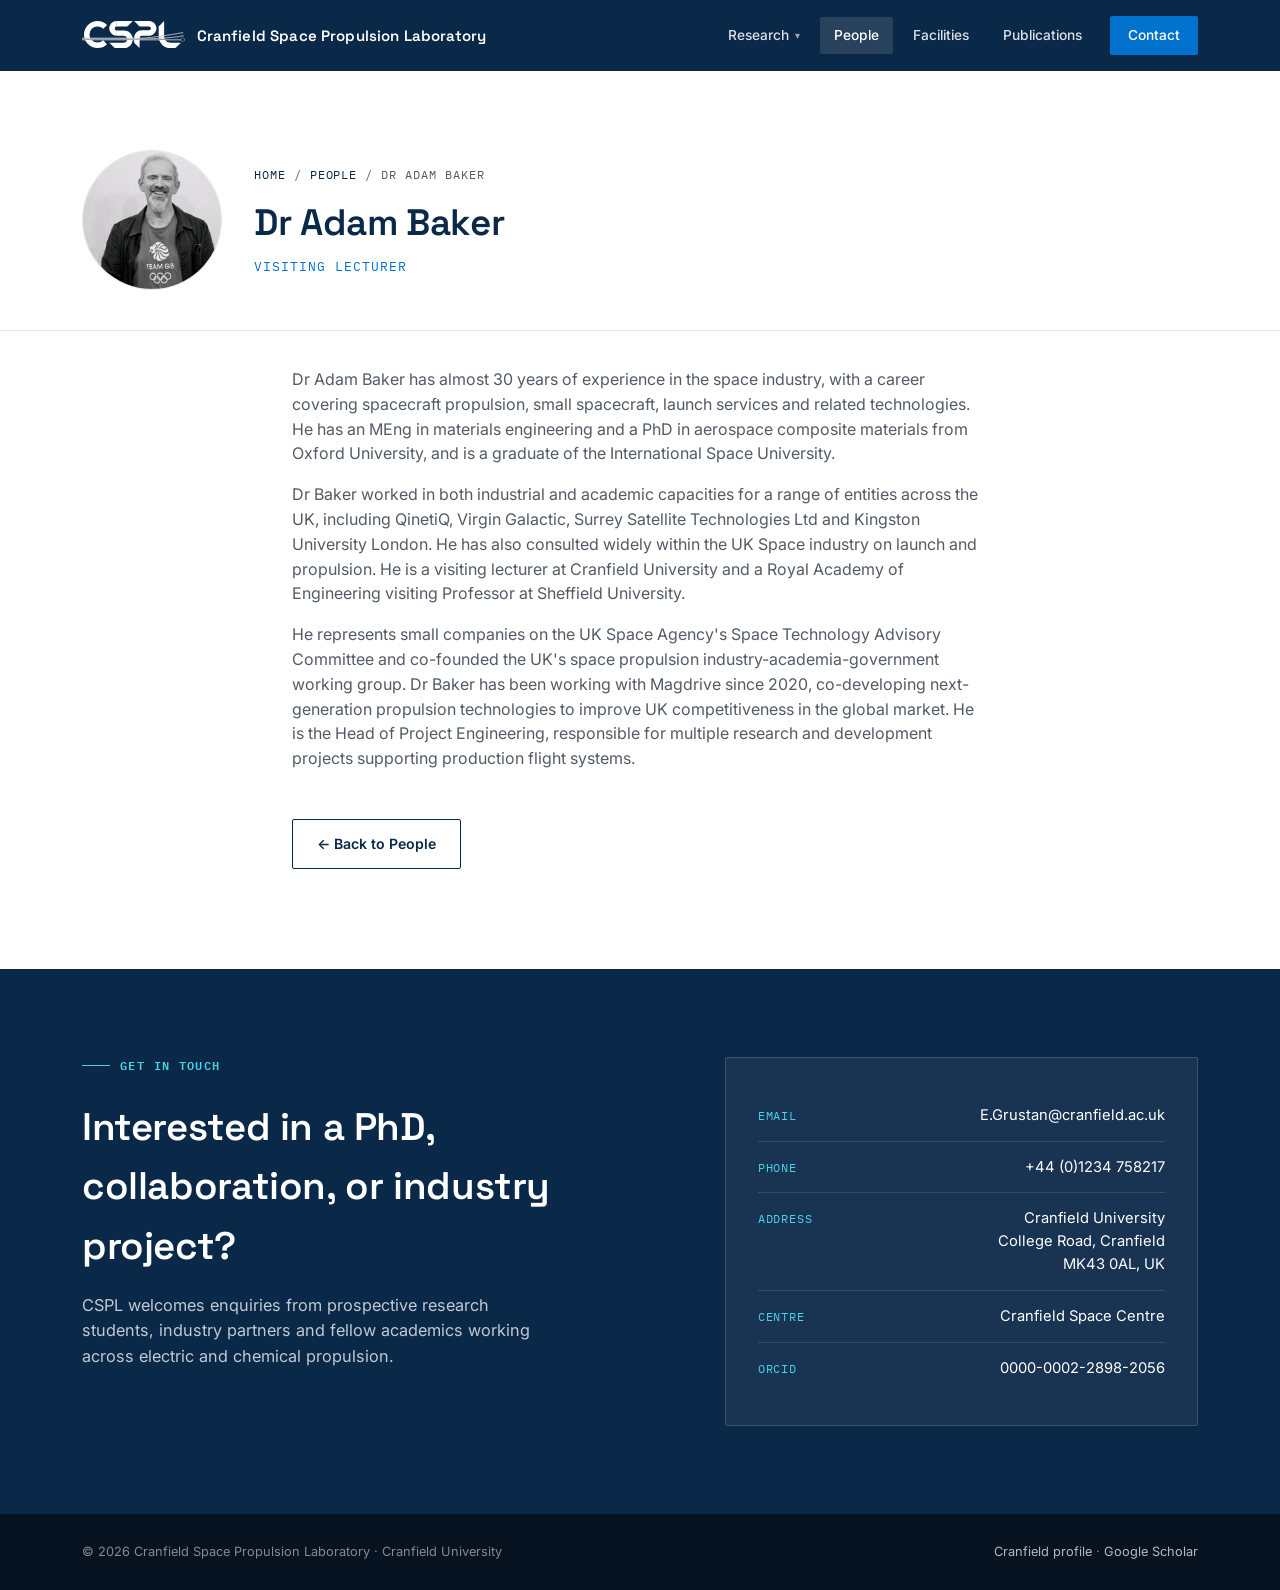
<file: person-adam-baker.html>
<!DOCTYPE html>
<html lang="en">
<head>
<meta charset="UTF-8">
<meta name="viewport" content="width=device-width, initial-scale=1.0">
<title>Dr Adam Baker | Cranfield Space Propulsion Laboratory</title>
<meta name="description" content="Dr Adam Baker, Visiting Lecturer, Cranfield Space Propulsion Laboratory.">
<link rel="preconnect" href="https://fonts.googleapis.com">
<link rel="preconnect" href="https://fonts.gstatic.com" crossorigin>
<link href="https://fonts.googleapis.com/css2?family=Space+Grotesk:wght@400;500;600;700&family=Inter:wght@400;500;600;700&family=IBM+Plex+Mono:wght@500;600&display=swap" rel="stylesheet">
<link rel="stylesheet" href="assets/styles.css">
</head>
<body>

<header class="site">
  <div class="nav-inner">
    <a class="brand" href="index.html">
      <img src="assets/images/logo_blanc.svg" alt="CSPL logo">
      <div class="brand-text">Cranfield Space Propulsion Laboratory</div>
    </a>
    <nav class="links">
      <div class="has-dropdown">
        <a href="research.html">Research <span class="caret">&#9662;</span></a>
        <div class="dropdown">
          <a href="research-cpr.html">Cryogenic Propellant Regeneration<span class="sub">Air-breathing electric propulsion / PHROST</span></a>
          <a href="research-electrospray-manufacturing.html">Electrospray Manufacturing<span class="sub">Multiplexed emitter arrays</span></a>
          <a href="research-ml-propellants.html">ML Propellant Characterisation<span class="sub">Neural networks for novel propellants</span></a>
          <a href="research-hydrogen-storage.html">Long-term Hydrogen Storage<span class="sub">Cryo-compressed H2 for a lunar supply chain</span></a>
          <a href="research-metallic-plasma-thrusters.html">Metallic Plasma Thrusters<span class="sub">Vacuum-arc &amp; metal-fed electric propulsion</span></a>
          <a href="research-master-thesis-highlights.html">Master Thesis Highlights<span class="sub">Student research from the MSc programme</span></a>
        </div>
      </div>
      <a href="people.html" class="active">People</a>
      <a href="facilities.html" class="">Facilities</a>
      <a href="publications.html" class="">Publications</a>
      <a href="#contact" class="nav-cta">Contact</a>
    </nav>
  </div>
</header>

<section class="plain-head" style="padding-bottom:40px;">
  <div class="wrap" style="display:flex; gap:32px; align-items:flex-end; flex-wrap:wrap;">
    <div style="width:140px; height:140px; border-radius:50%; overflow:hidden; border:1px solid var(--line); flex-shrink:0;">
      <img src="assets/images/team_adam.jpg" alt="Dr Adam Baker" style="width:100%; height:100%; object-fit:cover; object-position:top center;">
    </div>
    <div>
      <div class="breadcrumb breadcrumb-light"><a href="index.html">Home</a> / <a href="people.html">People</a> / Dr Adam Baker</div>
      <h1 style="font-size:clamp(1.6rem,3vw,2.3rem); margin-top:10px;">Dr Adam Baker</h1>
      <p style="margin-top:6px; color:var(--blue); font-family:'IBM Plex Mono',monospace; font-size:0.8rem; text-transform:uppercase; letter-spacing:0.08em;">Visiting Lecturer</p>

    </div>
  </div>
</section>

<section>
  <div class="wrap" style="max-width:760px;">
    <p style="color:var(--graphite); font-size:1rem; margin-bottom:16px;">Dr Adam Baker has almost 30 years of experience in the space industry, with a career covering spacecraft propulsion, small spacecraft, launch services and related technologies. He has an MEng in materials engineering and a PhD in aerospace composite materials from Oxford University, and is a graduate of the International Space University. </p>
    <p style="color:var(--graphite); font-size:1rem; margin-bottom:16px;">Dr Baker worked in both industrial and academic capacities for a range of entities across the UK, including QinetiQ, Virgin Galactic, Surrey Satellite Technologies Ltd and Kingston University London. He has also consulted widely within the UK Space industry on launch and propulsion. He is a visiting lecturer at Cranfield University and a Royal Academy of Engineering visiting Professor at Sheffield University.</p>
    <p style="color:var(--graphite); font-size:1rem; margin-bottom:16px;">He represents small companies on the UK Space Agency's Space Technology Advisory Committee and co-founded the UK's space propulsion industry-academia-government working group. Dr Baker has been working with Magdrive since 2020, co-developing next-generation propulsion technologies to improve UK competitiveness in the global market. He is the Head of Project Engineering, responsible for multiple research and development projects supporting production flight systems.</p>
    <a href="people.html" class="btn btn-navy" style="margin-top:32px; display:inline-flex;">&larr; Back to People</a>
  </div>
</section>

<section class="contact-band" id="contact">
  <div class="wrap contact-inner">
    <div>
      <div class="eyebrow mono"><span class="dash" style="background:var(--cyan);"></span><span style="color:var(--cyan);">Get in touch</span></div>
      <h2 style="margin-top:14px;">Interested in a PhD, collaboration, or industry project?</h2>
      <p>CSPL welcomes enquiries from prospective research students, industry partners and fellow academics working across electric and chemical propulsion.</p>
    </div>
    <div class="contact-card">
      <div class="row"><div class="k">Email</div><div class="v"><a href="mailto:E.Grustan@cranfield.ac.uk">E.Grustan@cranfield.ac.uk</a></div></div>
      <div class="row"><div class="k">Phone</div><div class="v">+44 (0)1234 758217</div></div>
      <div class="row"><div class="k">Address</div><div class="v">Cranfield University<br>College Road, Cranfield<br>MK43 0AL, UK</div></div>
      <div class="row"><div class="k">Centre</div><div class="v">Cranfield Space Centre</div></div>
      <div class="row"><div class="k">ORCID</div><div class="v"><a href="https://orcid.org/0000-0002-2898-2056" target="_blank" rel="noopener">0000-0002-2898-2056</a></div></div>
    </div>
  </div>
</section>

<footer>
  <div class="wrap">
    <div>&copy; 2026 Cranfield Space Propulsion Laboratory &middot; Cranfield University</div>
    <div><a href="https://www.cranfield.ac.uk/people/dr-enric-grustan-gutierrez-34282404" target="_blank" rel="noopener">Cranfield profile</a> &middot; <a href="https://scholar.google.com/citations?user=xD1AS20AAAAJ&hl=ca" target="_blank" rel="noopener">Google Scholar</a></div>
  </div>
</footer>
</body>
</html>
</file>
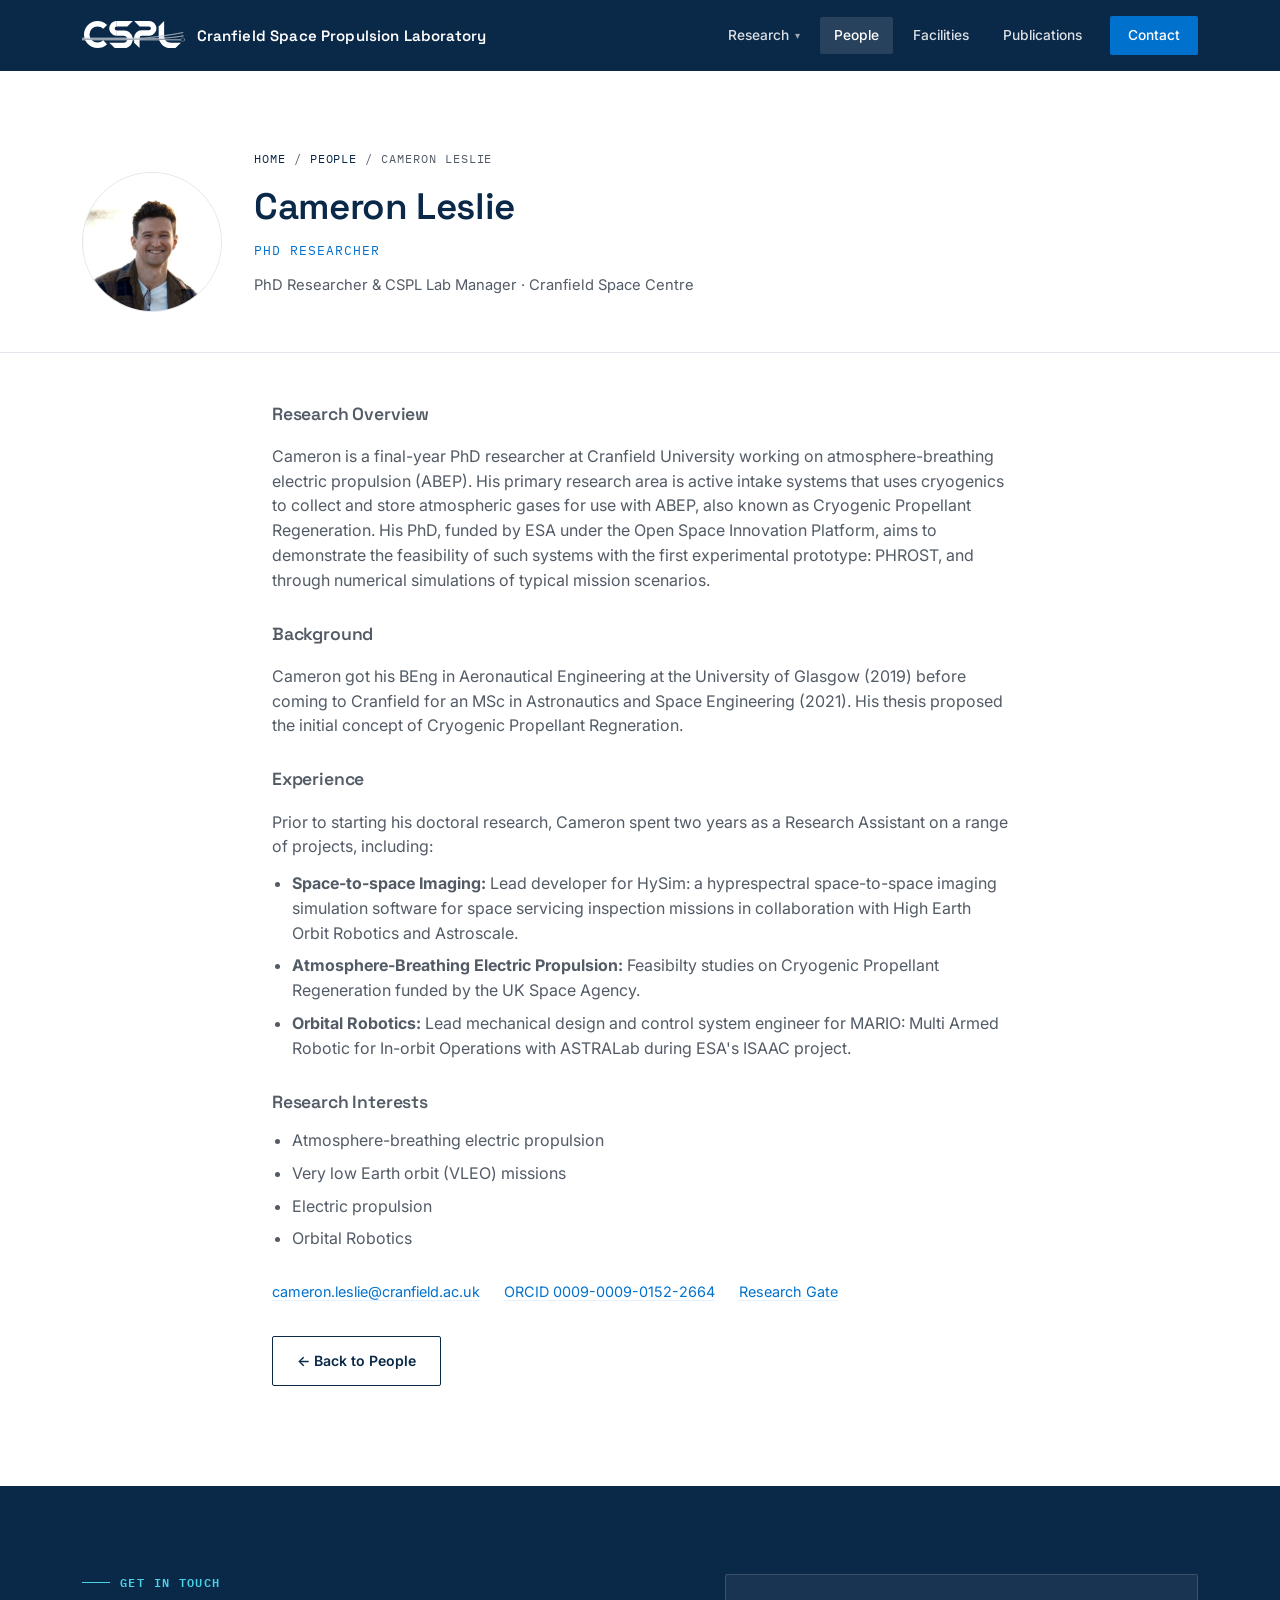
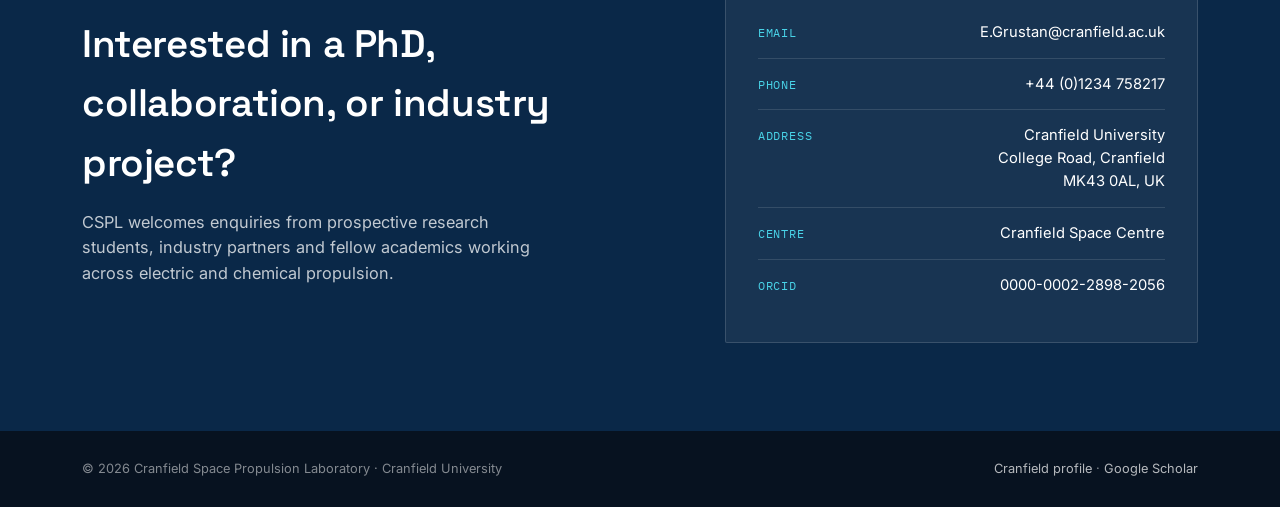
<file: person-cameron-leslie.html>
<!DOCTYPE html>
<html lang="en">
<head>
<meta charset="UTF-8">
<meta name="viewport" content="width=device-width, initial-scale=1.0">
<title>Cameron Leslie | Cranfield Space Propulsion Laboratory</title>
<meta name="description" content="Cameron Leslie, PhD Researcher, Cranfield Space Propulsion Laboratory.">
<link rel="preconnect" href="https://fonts.googleapis.com">
<link rel="preconnect" href="https://fonts.gstatic.com" crossorigin>
<link href="https://fonts.googleapis.com/css2?family=Space+Grotesk:wght@400;500;600;700&family=Inter:wght@400;500;600;700&family=IBM+Plex+Mono:wght@500;600&display=swap" rel="stylesheet">
<link rel="stylesheet" href="assets/styles.css">
</head>
<body>

<header class="site">
  <div class="nav-inner">
    <a class="brand" href="index.html">
      <img src="assets/images/logo_blanc.svg" alt="CSPL logo">
      <div class="brand-text">Cranfield Space Propulsion Laboratory</div>
    </a>
    <nav class="links">
      <div class="has-dropdown">
        <a href="research.html">Research <span class="caret">&#9662;</span></a>
        <div class="dropdown">
          <a href="research-cpr.html">Cryogenic Propellant Regeneration<span class="sub">Air-breathing electric propulsion / PHROST</span></a>
          <a href="research-electrospray-manufacturing.html">Electrospray Manufacturing<span class="sub">Multiplexed emitter arrays</span></a>
          <a href="research-ml-propellants.html">ML Propellant Characterisation<span class="sub">Neural networks for novel propellants</span></a>
          <a href="research-hydrogen-storage.html">Long-term Hydrogen Storage<span class="sub">Cryo-compressed H2 for a lunar supply chain</span></a>
          <a href="research-metallic-plasma-thrusters.html">Metallic Plasma Thrusters<span class="sub">Vacuum-arc &amp; metal-fed electric propulsion</span></a>
          <a href="research-master-thesis-highlights.html">Master Thesis Highlights<span class="sub">Student research from the MSc programme</span></a>
        </div>
      </div>
      <a href="people.html" class="active">People</a>
      <a href="facilities.html" class="">Facilities</a>
      <a href="publications.html" class="">Publications</a>
      <a href="#contact" class="nav-cta">Contact</a>
    </nav>
  </div>
</header>

<section class="plain-head" style="padding-bottom:40px;">
  <div class="wrap" style="display:flex; gap:32px; align-items:flex-end; flex-wrap:wrap;">
    <div style="width:140px; height:140px; border-radius:50%; overflow:hidden; border:1px solid var(--line); flex-shrink:0;">
      <img src="assets/images/team_cameron.jpg" alt="Cameron Leslie" style="width:100%; height:100%; object-fit:cover; object-position:top center;">
    </div>
    <div>
      <div class="breadcrumb breadcrumb-light"><a href="index.html">Home</a> / <a href="people.html">People</a> / Cameron Leslie</div>
      <h1 style="font-size:clamp(1.6rem,3vw,2.3rem); margin-top:10px;">Cameron Leslie</h1>
      <p style="margin-top:6px; color:var(--blue); font-family:'IBM Plex Mono',monospace; font-size:0.8rem; text-transform:uppercase; letter-spacing:0.08em;">PhD Researcher</p>
      <p style="margin-top:4px; color:var(--graphite); font-size:0.92rem;">PhD Researcher & CSPL Lab Manager &middot; Cranfield Space Centre</p>
    </div>
  </div>
</section>

<section>
  <div class="wrap" style="max-width:800px;">
    <h3 style="color:var(--graphite); font-size:1.1rem; margin:28px 0 12px;">Research Overview</h3>

    <p style="color:var(--graphite); font-size:1rem; margin-bottom:16px;"> Cameron is a final-year PhD researcher at Cranfield University working on atmosphere-breathing electric propulsion (ABEP). His primary research area is active intake systems that uses cryogenics to collect and store atmospheric gases for use with ABEP, also known as Cryogenic Propellant Regeneration. His PhD, funded by ESA under the Open Space Innovation Platform, aims to demonstrate the feasibility of such systems with the first experimental prototype: PHROST, and through numerical simulations of typical mission scenarios.</p>

    <h3 style="color:var(--graphite); font-size:1.1rem; margin:28px 0 12px;">Background</h3>
    <p style="color:var(--graphite); font-size:1rem; margin-bottom:16px;">Cameron got his BEng in Aeronautical Engineering at the University of Glasgow (2019) before coming to Cranfield for an MSc in Astronautics and Space Engineering (2021). His thesis proposed the initial concept of Cryogenic Propellant Regneration.</p>

    <h3 style="color:var(--graphite); font-size:1.1rem; margin:28px 0 12px;">Experience</h3>
    <p style="color:var(--graphite); font-size:1rem; margin-bottom:12px;">Prior to starting his doctoral research, Cameron spent two years as a Research Assistant on a range of projects, including:</p>
    <ul style="color:var(--graphite); font-size:1rem; margin:0 0 16px 20px; padding:0;">
      <li style="margin-bottom:8px;"><strong>Space-to-space Imaging:</strong> Lead developer for HySim: a hyprespectral space-to-space imaging simulation software for space servicing inspection missions in collaboration with High Earth Orbit Robotics and Astroscale.</li>
      <li style="margin-bottom:8px;"><strong>Atmosphere-Breathing Electric Propulsion:</strong> Feasibilty studies on Cryogenic Propellant Regeneration funded by the UK Space Agency.</li>
      <li style="margin-bottom:8px;"><strong>Orbital Robotics:</strong> Lead mechanical design and control system engineer for MARIO: Multi Armed Robotic for In-orbit Operations with ASTRALab during ESA's ISAAC project.</li>
    </ul>

    <h3 style="color:var(--graphite); font-size:1.1rem; margin:28px 0 12px;">Research Interests</h3>
    <ul style="color:var(--graphite); font-size:1rem; margin:0 0 16px 20px; padding:0;">
      <li style="margin-bottom:8px;">Atmosphere-breathing electric propulsion</li>
      <li style="margin-bottom:8px;">Very low Earth orbit (VLEO) missions</li>
      <li style="margin-bottom:8px;">Electric propulsion</li>
      <li style="margin-bottom:8px;">Orbital Robotics</li>
    </ul>

    <div style="margin-top:28px;"><a href="mailto:cameron.leslie@cranfield.ac.uk" target="_blank" rel="noopener" style="color:var(--blue); border-bottom:1px solid var(--blue-dim); margin-right:24px; font-size:0.9rem;">cameron.leslie@cranfield.ac.uk</a><a href="https://orcid.org/0009-0009-0152-2664" target="_blank" rel="noopener" style="color:var(--blue); border-bottom:1px solid var(--blue-dim); margin-right:24px; font-size:0.9rem;">ORCID 0009-0009-0152-2664</a><a href="https://www.researchgate.net/profile/Cameron_Leslie3/research" target="_blank" rel="noopener" style="color:var(--blue); border-bottom:1px solid var(--blue-dim); margin-right:24px; font-size:0.9rem;">Research Gate</a></div>

    <a href="people.html" class="btn btn-navy" style="margin-top:32px; display:inline-flex;">&larr; Back to People</a>
  </div>
</section>

<section class="contact-band" id="contact">
  <div class="wrap contact-inner">
    <div>
      <div class="eyebrow mono"><span class="dash" style="background:var(--cyan);"></span><span style="color:var(--cyan);">Get in touch</span></div>
      <h2 style="margin-top:14px;">Interested in a PhD, collaboration, or industry project?</h2>
      <p>CSPL welcomes enquiries from prospective research students, industry partners and fellow academics working across electric and chemical propulsion.</p>
    </div>
    <div class="contact-card">
      <div class="row"><div class="k">Email</div><div class="v"><a href="mailto:E.Grustan@cranfield.ac.uk">E.Grustan@cranfield.ac.uk</a></div></div>
      <div class="row"><div class="k">Phone</div><div class="v">+44 (0)1234 758217</div></div>
      <div class="row"><div class="k">Address</div><div class="v">Cranfield University<br>College Road, Cranfield<br>MK43 0AL, UK</div></div>
      <div class="row"><div class="k">Centre</div><div class="v">Cranfield Space Centre</div></div>
      <div class="row"><div class="k">ORCID</div><div class="v"><a href="https://orcid.org/0000-0002-2898-2056" target="_blank" rel="noopener">0000-0002-2898-2056</a></div></div>
    </div>
  </div>
</section>

<footer>
  <div class="wrap">
    <div>&copy; 2026 Cranfield Space Propulsion Laboratory &middot; Cranfield University</div>
    <div><a href="https://www.cranfield.ac.uk/people/dr-enric-grustan-gutierrez-34282404" target="_blank" rel="noopener">Cranfield profile</a> &middot; <a href="https://scholar.google.com/citations?user=xD1AS20AAAAJ&hl=ca" target="_blank" rel="noopener">Google Scholar</a></div>
  </div>
</footer>
</body>
</html>
</file>
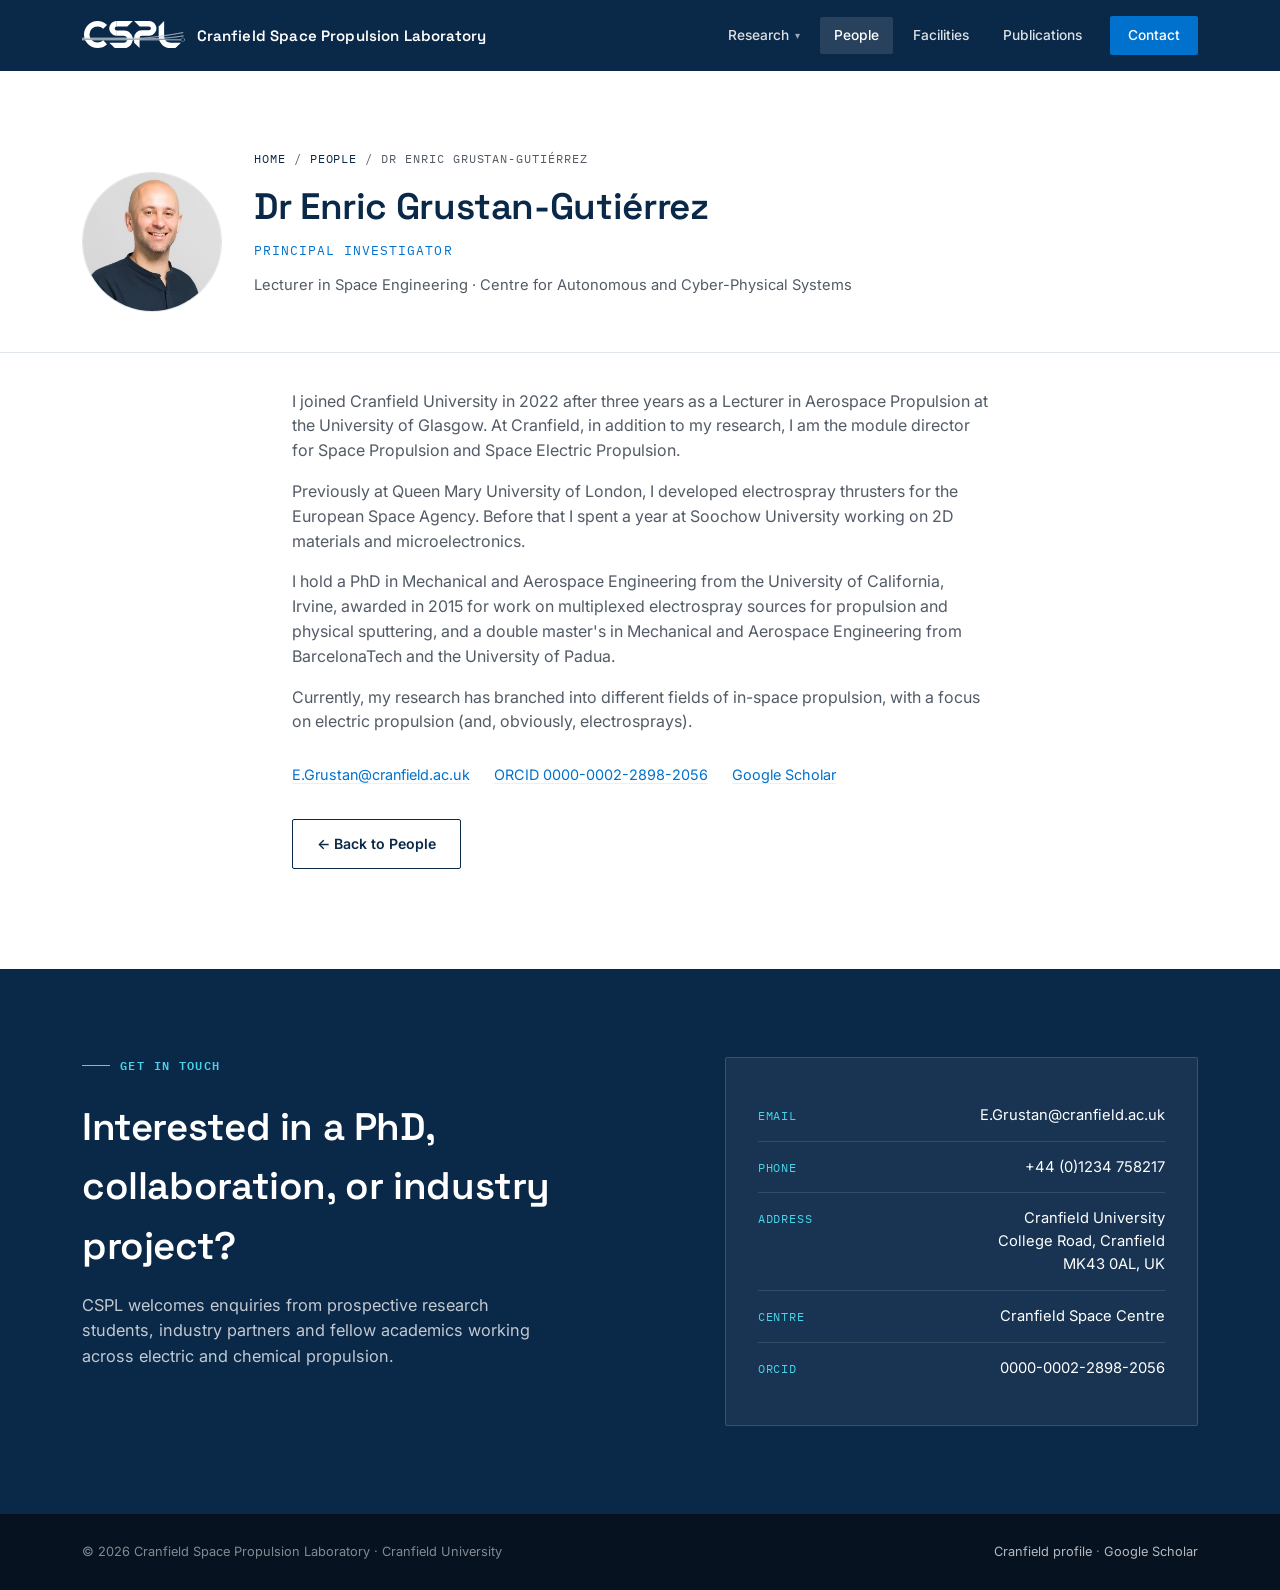
<file: person-enric-grustan.html>
<!DOCTYPE html>
<html lang="en">
<head>
<meta charset="UTF-8">
<meta name="viewport" content="width=device-width, initial-scale=1.0">
<title>Dr Enric Grustan-Gutiérrez | Cranfield Space Propulsion Laboratory</title>
<meta name="description" content="Dr Enric Grustan-Gutiérrez, Principal Investigator, Cranfield Space Propulsion Laboratory.">
<link rel="preconnect" href="https://fonts.googleapis.com">
<link rel="preconnect" href="https://fonts.gstatic.com" crossorigin>
<link href="https://fonts.googleapis.com/css2?family=Space+Grotesk:wght@400;500;600;700&family=Inter:wght@400;500;600;700&family=IBM+Plex+Mono:wght@500;600&display=swap" rel="stylesheet">
<link rel="stylesheet" href="assets/styles.css">
</head>
<body>

<header class="site">
  <div class="nav-inner">
    <a class="brand" href="index.html">
      <img src="assets/images/logo_blanc.svg" alt="CSPL logo">
      <div class="brand-text">Cranfield Space Propulsion Laboratory</div>
    </a>
    <nav class="links">
      <div class="has-dropdown">
        <a href="research.html">Research <span class="caret">&#9662;</span></a>
        <div class="dropdown">
          <a href="research-cpr.html">Cryogenic Propellant Regeneration<span class="sub">Air-breathing electric propulsion / PHROST</span></a>
          <a href="research-electrospray-manufacturing.html">Electrospray Manufacturing<span class="sub">Multiplexed emitter arrays</span></a>
          <a href="research-ml-propellants.html">ML Propellant Characterisation<span class="sub">Neural networks for novel propellants</span></a>
          <a href="research-hydrogen-storage.html">Long-term Hydrogen Storage<span class="sub">Cryo-compressed H2 for a lunar supply chain</span></a>
          <a href="research-metallic-plasma-thrusters.html">Metallic Plasma Thrusters<span class="sub">Vacuum-arc &amp; metal-fed electric propulsion</span></a>
          <a href="research-master-thesis-highlights.html">Master Thesis Highlights<span class="sub">Student research from the MSc programme</span></a>
        </div>
      </div>
      <a href="people.html" class="active">People</a>
      <a href="facilities.html" class="">Facilities</a>
      <a href="publications.html" class="">Publications</a>
      <a href="#contact" class="nav-cta">Contact</a>
    </nav>
  </div>
</header>

<section class="plain-head" style="padding-bottom:40px;">
  <div class="wrap" style="display:flex; gap:32px; align-items:flex-end; flex-wrap:wrap;">
    <div style="width:140px; height:140px; border-radius:50%; overflow:hidden; border:1px solid var(--line); flex-shrink:0;">
      <img src="assets/images/pi_photo.jpg" alt="Dr Enric Grustan-Gutiérrez" style="width:100%; height:100%; object-fit:cover; object-position:top center;">
    </div>
    <div>
      <div class="breadcrumb breadcrumb-light"><a href="index.html">Home</a> / <a href="people.html">People</a> / Dr Enric Grustan-Gutiérrez</div>
      <h1 style="font-size:clamp(1.6rem,3vw,2.3rem); margin-top:10px;">Dr Enric Grustan-Gutiérrez</h1>
      <p style="margin-top:6px; color:var(--blue); font-family:'IBM Plex Mono',monospace; font-size:0.8rem; text-transform:uppercase; letter-spacing:0.08em;">Principal Investigator</p>
      <p style="margin-top:4px; color:var(--graphite); font-size:0.92rem;">Lecturer in Space Engineering &middot; Centre for Autonomous and Cyber-Physical Systems</p>
    </div>
  </div>
</section>

<section>
  <div class="wrap" style="max-width:760px;">
    <p style="color:var(--graphite); font-size:1rem; margin-bottom:16px;">I joined Cranfield University in 2022 after three years as a Lecturer in Aerospace Propulsion at the University of Glasgow. At Cranfield, in addition to my research, I am the module director for Space Propulsion and Space Electric Propulsion.</p>
<p style="color:var(--graphite); font-size:1rem; margin-bottom:16px;">Previously at Queen Mary University of London, I developed electrospray thrusters for the European Space Agency. Before that I spent a year at Soochow University working on 2D materials and microelectronics.</p>
<p style="color:var(--graphite); font-size:1rem; margin-bottom:16px;">I hold a PhD in Mechanical and Aerospace Engineering from the University of California, Irvine, awarded in 2015 for work on multiplexed electrospray sources for propulsion and physical sputtering, and a double master's in Mechanical and Aerospace Engineering from BarcelonaTech and the University of Padua.</p>
<p style="color:var(--graphite); font-size:1rem; margin-bottom:16px;">Currently, my research has branched into different fields of in-space propulsion, with a focus on electric propulsion (and, obviously, electrosprays).</p>
    <div style="margin-top:28px;"><a href="mailto:E.Grustan@cranfield.ac.uk" target="_blank" rel="noopener" style="color:var(--blue); border-bottom:1px solid var(--blue-dim); margin-right:24px; font-size:0.9rem;">E.Grustan@cranfield.ac.uk</a><a href="https://orcid.org/0000-0002-2898-2056" target="_blank" rel="noopener" style="color:var(--blue); border-bottom:1px solid var(--blue-dim); margin-right:24px; font-size:0.9rem;">ORCID 0000-0002-2898-2056</a><a href="https://scholar.google.com/citations?user=xD1AS20AAAAJ&hl=ca" target="_blank" rel="noopener" style="color:var(--blue); border-bottom:1px solid var(--blue-dim); margin-right:24px; font-size:0.9rem;">Google Scholar</a></div>

    <a href="people.html" class="btn btn-navy" style="margin-top:32px; display:inline-flex;">&larr; Back to People</a>
  </div>
</section>

<section class="contact-band" id="contact">
  <div class="wrap contact-inner">
    <div>
      <div class="eyebrow mono"><span class="dash" style="background:var(--cyan);"></span><span style="color:var(--cyan);">Get in touch</span></div>
      <h2 style="margin-top:14px;">Interested in a PhD, collaboration, or industry project?</h2>
      <p>CSPL welcomes enquiries from prospective research students, industry partners and fellow academics working across electric and chemical propulsion.</p>
    </div>
    <div class="contact-card">
      <div class="row"><div class="k">Email</div><div class="v"><a href="mailto:E.Grustan@cranfield.ac.uk">E.Grustan@cranfield.ac.uk</a></div></div>
      <div class="row"><div class="k">Phone</div><div class="v">+44 (0)1234 758217</div></div>
      <div class="row"><div class="k">Address</div><div class="v">Cranfield University<br>College Road, Cranfield<br>MK43 0AL, UK</div></div>
      <div class="row"><div class="k">Centre</div><div class="v">Cranfield Space Centre</div></div>
      <div class="row"><div class="k">ORCID</div><div class="v"><a href="https://orcid.org/0000-0002-2898-2056" target="_blank" rel="noopener">0000-0002-2898-2056</a></div></div>
    </div>
  </div>
</section>

<footer>
  <div class="wrap">
    <div>&copy; 2026 Cranfield Space Propulsion Laboratory &middot; Cranfield University</div>
    <div><a href="https://www.cranfield.ac.uk/people/dr-enric-grustan-gutierrez-34282404" target="_blank" rel="noopener">Cranfield profile</a> &middot; <a href="https://scholar.google.com/citations?user=xD1AS20AAAAJ&hl=ca" target="_blank" rel="noopener">Google Scholar</a></div>
  </div>
</footer>
</body>
</html>
</file>
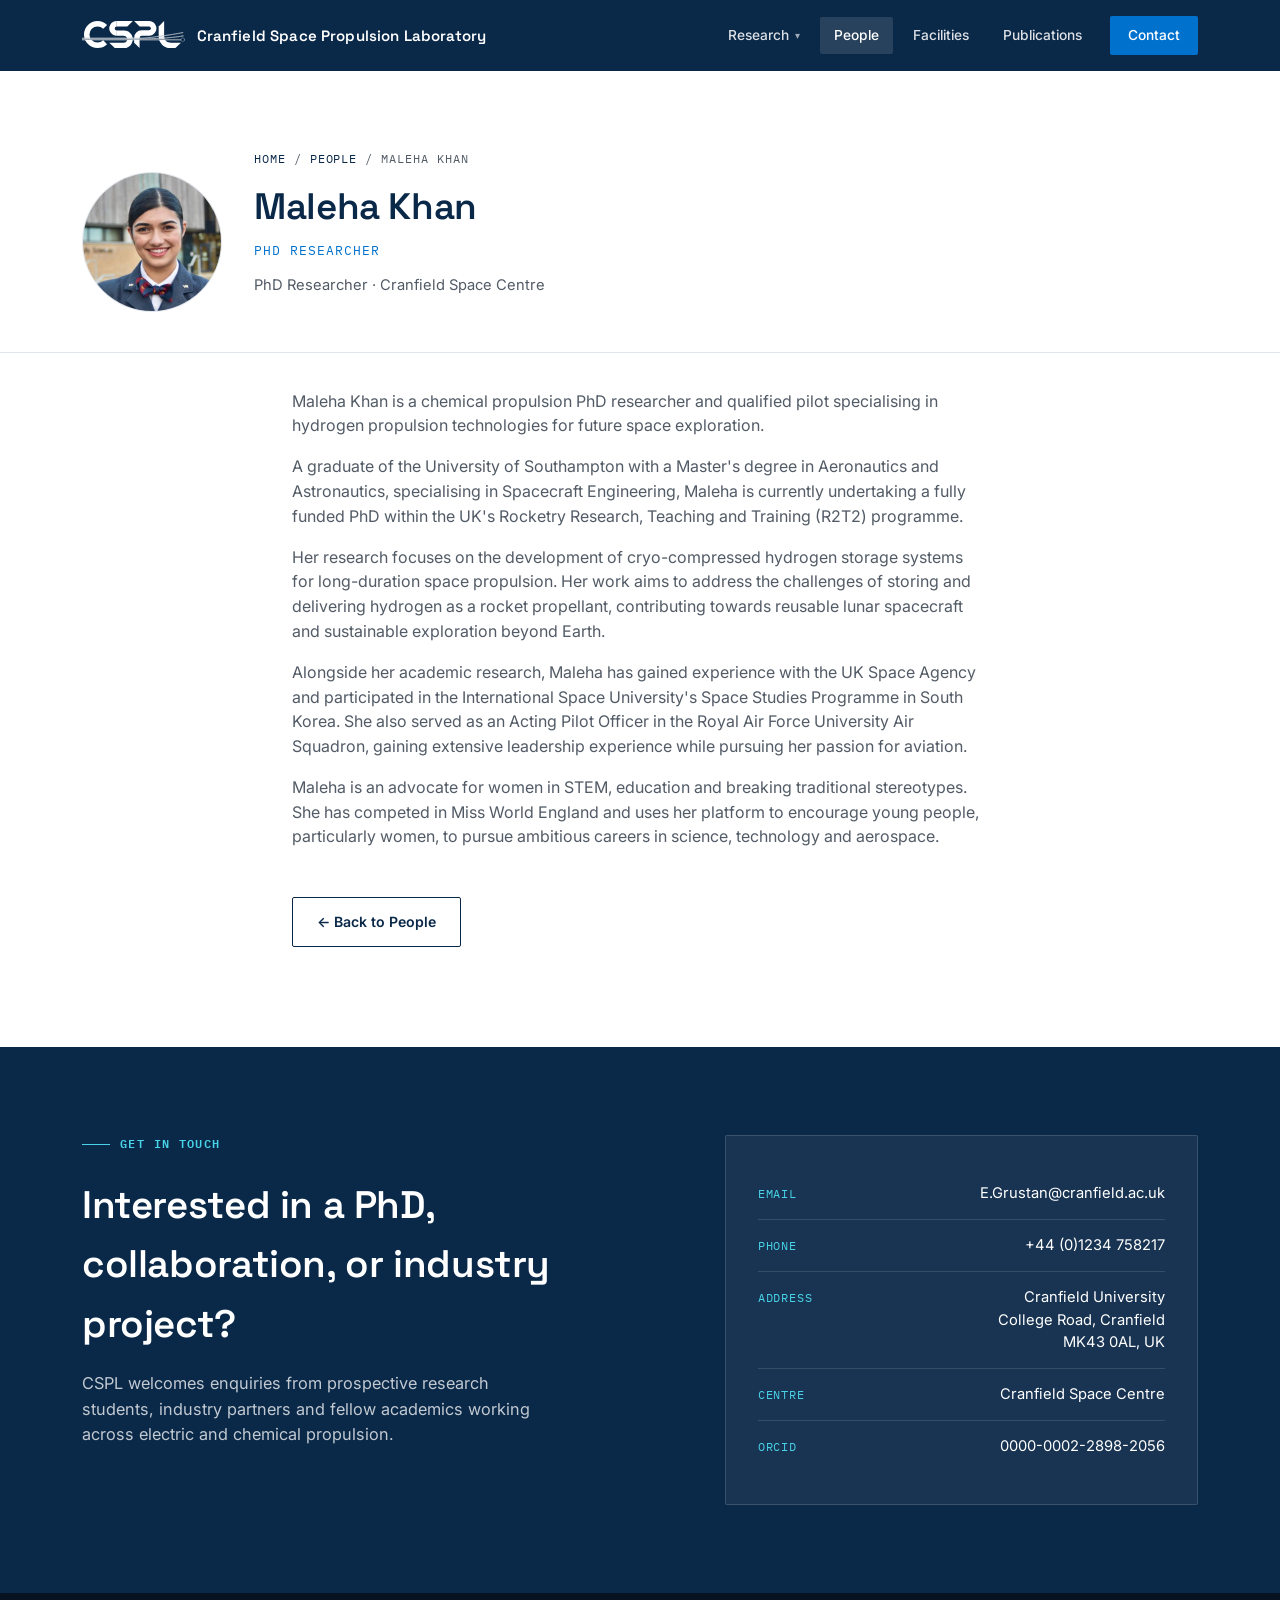
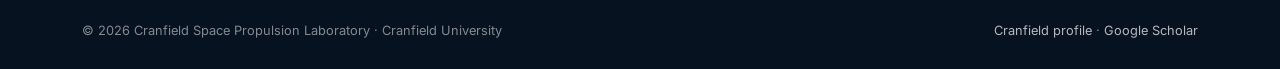
<file: person-maleha-khan.html>
<!DOCTYPE html>
<html lang="en">
<head>
<meta charset="UTF-8">
<meta name="viewport" content="width=device-width, initial-scale=1.0">
<title>Maleha Khan | Cranfield Space Propulsion Laboratory</title>
<meta name="description" content="Maleha Khan, PhD Researcher, Cranfield Space Propulsion Laboratory.">
<link rel="preconnect" href="https://fonts.googleapis.com">
<link rel="preconnect" href="https://fonts.gstatic.com" crossorigin>
<link href="https://fonts.googleapis.com/css2?family=Space+Grotesk:wght@400;500;600;700&family=Inter:wght@400;500;600;700&family=IBM+Plex+Mono:wght@500;600&display=swap" rel="stylesheet">
<link rel="stylesheet" href="assets/styles.css">
</head>
<body>

<header class="site">
  <div class="nav-inner">
    <a class="brand" href="index.html">
      <img src="assets/images/logo_blanc.svg" alt="CSPL logo">
      <div class="brand-text">Cranfield Space Propulsion Laboratory</div>
    </a>
    <nav class="links">
      <div class="has-dropdown">
        <a href="research.html">Research <span class="caret">&#9662;</span></a>
        <div class="dropdown">
          <a href="research-cpr.html">Cryogenic Propellant Regeneration<span class="sub">Air-breathing electric propulsion / PHROST</span></a>
          <a href="research-electrospray-manufacturing.html">Electrospray Manufacturing<span class="sub">Multiplexed emitter arrays</span></a>
          <a href="research-ml-propellants.html">ML Propellant Characterisation<span class="sub">Neural networks for novel propellants</span></a>
          <a href="research-hydrogen-storage.html">Long-term Hydrogen Storage<span class="sub">Cryo-compressed H2 for a lunar supply chain</span></a>
          <a href="research-metallic-plasma-thrusters.html">Metallic Plasma Thrusters<span class="sub">Vacuum-arc &amp; metal-fed electric propulsion</span></a>
          <a href="research-master-thesis-highlights.html">Master Thesis Highlights<span class="sub">Student research from the MSc programme</span></a>
        </div>
      </div>
      <a href="people.html" class="active">People</a>
      <a href="facilities.html" class="">Facilities</a>
      <a href="publications.html" class="">Publications</a>
      <a href="#contact" class="nav-cta">Contact</a>
    </nav>
  </div>
</header>

<section class="plain-head" style="padding-bottom:40px;">
  <div class="wrap" style="display:flex; gap:32px; align-items:flex-end; flex-wrap:wrap;">
    <div style="width:140px; height:140px; border-radius:50%; overflow:hidden; border:1px solid var(--line); flex-shrink:0;">
      <img src="assets/images/team_maleha.jpg" alt="Maleha Khan" style="width:100%; height:100%; object-fit:cover; object-position:top center;">
    </div>
    <div>
      <div class="breadcrumb breadcrumb-light"><a href="index.html">Home</a> / <a href="people.html">People</a> / Maleha Khan</div>
      <h1 style="font-size:clamp(1.6rem,3vw,2.3rem); margin-top:10px;">Maleha Khan</h1>
      <p style="margin-top:6px; color:var(--blue); font-family:'IBM Plex Mono',monospace; font-size:0.8rem; text-transform:uppercase; letter-spacing:0.08em;">PhD Researcher</p>
      <p style="margin-top:4px; color:var(--graphite); font-size:0.92rem;">PhD Researcher &middot; Cranfield Space Centre</p>
    </div>
  </div>
</section>

<section>
  <div class="wrap" style="max-width:760px;">
    <p style="color:var(--graphite); font-size:1rem; margin-bottom:16px;">Maleha Khan is a chemical propulsion PhD researcher and qualified pilot specialising in hydrogen propulsion technologies for future space exploration.</p>
<p style="color:var(--graphite); font-size:1rem; margin-bottom:16px;">A graduate of the University of Southampton with a Master&#39;s degree in Aeronautics and Astronautics, specialising in Spacecraft Engineering, Maleha is currently undertaking a fully funded PhD within the UK&#39;s Rocketry Research, Teaching and Training (R2T2) programme.</p>
<p style="color:var(--graphite); font-size:1rem; margin-bottom:16px;">Her research focuses on the development of cryo-compressed hydrogen storage systems for long-duration space propulsion. Her work aims to address the challenges of storing and delivering hydrogen as a rocket propellant, contributing towards reusable lunar spacecraft and sustainable exploration beyond Earth.</p>
<p style="color:var(--graphite); font-size:1rem; margin-bottom:16px;">Alongside her academic research, Maleha has gained experience with the UK Space Agency and participated in the International Space University&#39;s Space Studies Programme in South Korea. She also served as an Acting Pilot Officer in the Royal Air Force University Air Squadron, gaining extensive leadership experience while pursuing her passion for aviation.</p>
<p style="color:var(--graphite); font-size:1rem; margin-bottom:16px;">Maleha is an advocate for women in STEM, education and breaking traditional stereotypes. She has competed in Miss World England and uses her platform to encourage young people, particularly women, to pursue ambitious careers in science, technology and aerospace.</p>
</p>
    
    <a href="people.html" class="btn btn-navy" style="margin-top:32px; display:inline-flex;">&larr; Back to People</a>
  </div>
</section>

<section class="contact-band" id="contact">
  <div class="wrap contact-inner">
    <div>
      <div class="eyebrow mono"><span class="dash" style="background:var(--cyan);"></span><span style="color:var(--cyan);">Get in touch</span></div>
      <h2 style="margin-top:14px;">Interested in a PhD, collaboration, or industry project?</h2>
      <p>CSPL welcomes enquiries from prospective research students, industry partners and fellow academics working across electric and chemical propulsion.</p>
    </div>
    <div class="contact-card">
      <div class="row"><div class="k">Email</div><div class="v"><a href="mailto:E.Grustan@cranfield.ac.uk">E.Grustan@cranfield.ac.uk</a></div></div>
      <div class="row"><div class="k">Phone</div><div class="v">+44 (0)1234 758217</div></div>
      <div class="row"><div class="k">Address</div><div class="v">Cranfield University<br>College Road, Cranfield<br>MK43 0AL, UK</div></div>
      <div class="row"><div class="k">Centre</div><div class="v">Cranfield Space Centre</div></div>
      <div class="row"><div class="k">ORCID</div><div class="v"><a href="https://orcid.org/0000-0002-2898-2056" target="_blank" rel="noopener">0000-0002-2898-2056</a></div></div>
    </div>
  </div>
</section>

<footer>
  <div class="wrap">
    <div>&copy; 2026 Cranfield Space Propulsion Laboratory &middot; Cranfield University</div>
    <div><a href="https://www.cranfield.ac.uk/people/dr-enric-grustan-gutierrez-34282404" target="_blank" rel="noopener">Cranfield profile</a> &middot; <a href="https://scholar.google.com/citations?user=xD1AS20AAAAJ&hl=ca" target="_blank" rel="noopener">Google Scholar</a></div>
  </div>
</footer>
</body>
</html>
</file>
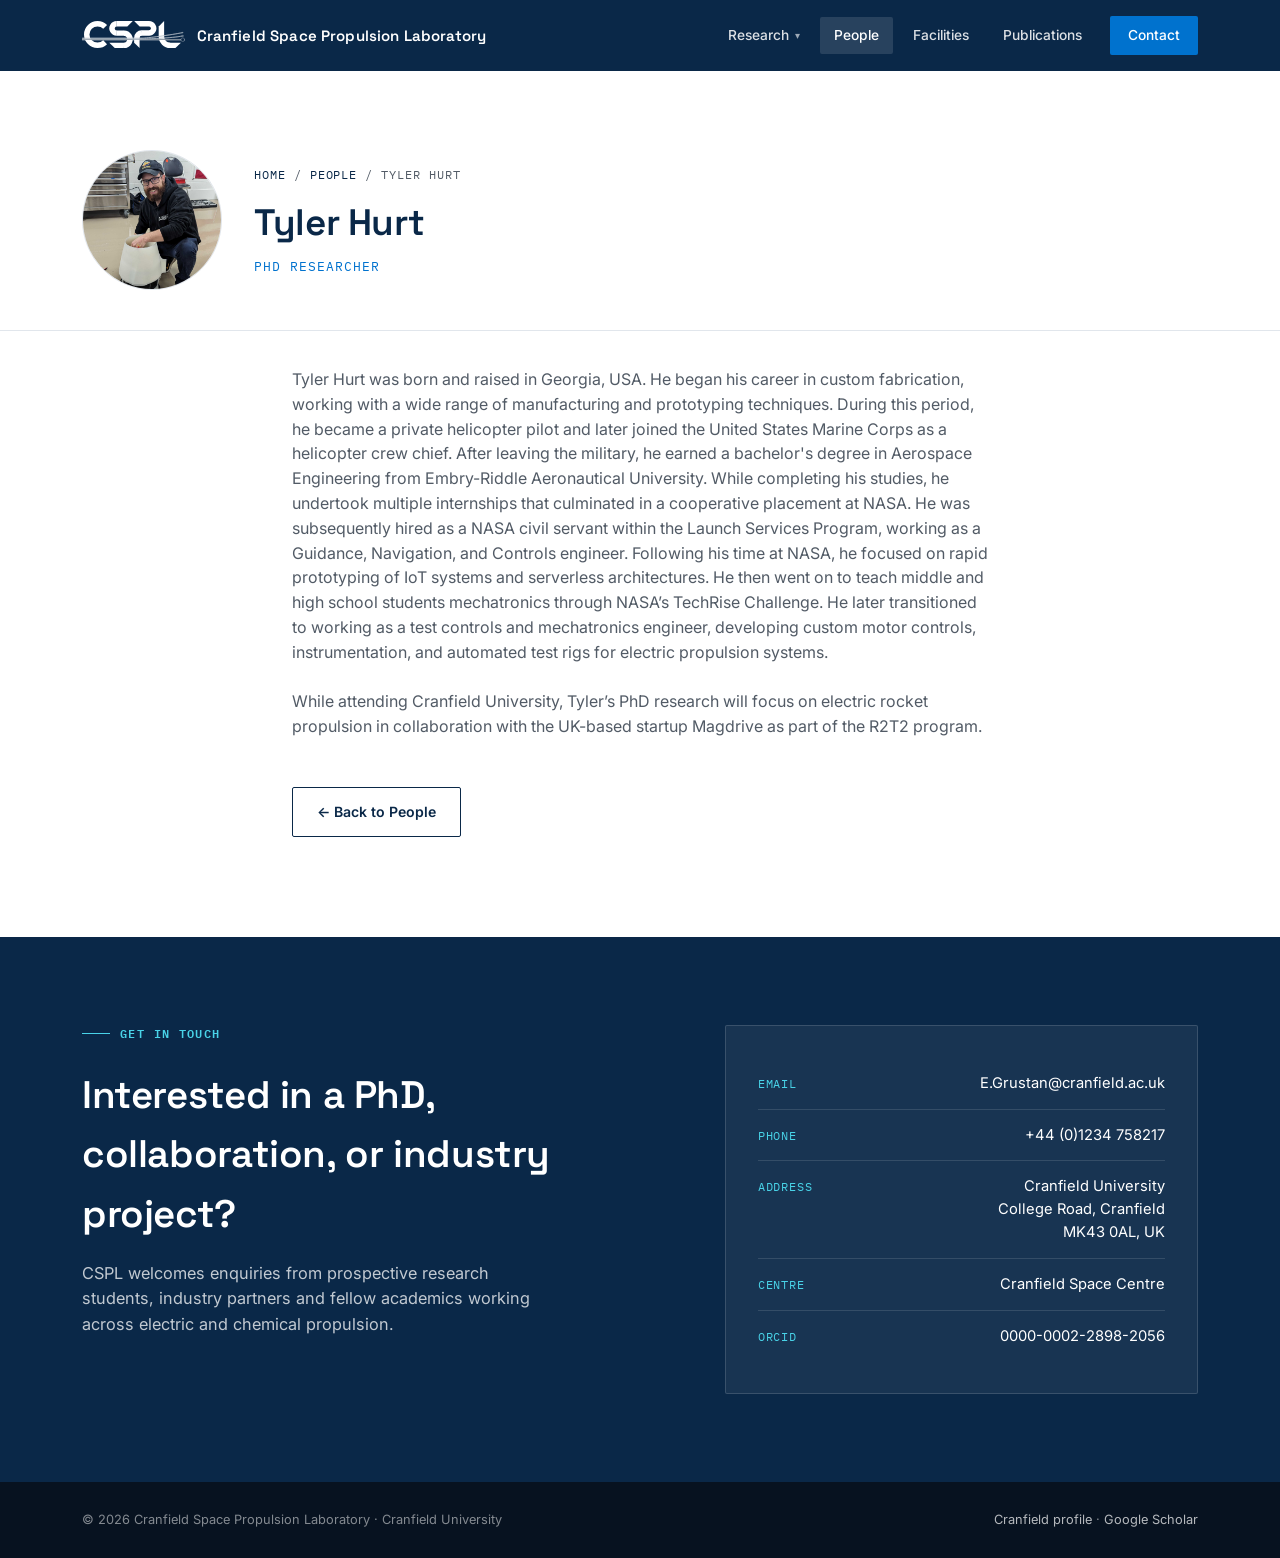
<file: person-tyler-hurt.html>
<!DOCTYPE html>
<html lang="en">
<head>
<meta charset="UTF-8">
<meta name="viewport" content="width=device-width, initial-scale=1.0">
<title>Tyler Hurt | Cranfield Space Propulsion Laboratory</title>
<meta name="description" content="Tyler Hurt, PhD Researcher, Cranfield Space Propulsion Laboratory.">
<link rel="preconnect" href="https://fonts.googleapis.com">
<link rel="preconnect" href="https://fonts.gstatic.com" crossorigin>
<link href="https://fonts.googleapis.com/css2?family=Space+Grotesk:wght@400;500;600;700&family=Inter:wght@400;500;600;700&family=IBM+Plex+Mono:wght@500;600&display=swap" rel="stylesheet">
<link rel="stylesheet" href="assets/styles.css">
</head>
<body>

<header class="site">
  <div class="nav-inner">
    <a class="brand" href="index.html">
      <img src="assets/images/logo_blanc.svg" alt="CSPL logo">
      <div class="brand-text">Cranfield Space Propulsion Laboratory</div>
    </a>
    <nav class="links">
      <div class="has-dropdown">
        <a href="research.html">Research <span class="caret">&#9662;</span></a>
        <div class="dropdown">
          <a href="research-cpr.html">Cryogenic Propellant Regeneration<span class="sub">Air-breathing electric propulsion / PHROST</span></a>
          <a href="research-electrospray-manufacturing.html">Electrospray Manufacturing<span class="sub">Multiplexed emitter arrays</span></a>
          <a href="research-ml-propellants.html">ML Propellant Characterisation<span class="sub">Neural networks for novel propellants</span></a>
          <a href="research-hydrogen-storage.html">Long-term Hydrogen Storage<span class="sub">Cryo-compressed H2 for a lunar supply chain</span></a>
          <a href="research-metallic-plasma-thrusters.html">Metallic Plasma Thrusters<span class="sub">Vacuum-arc &amp; metal-fed electric propulsion</span></a>
          <a href="research-master-thesis-highlights.html">Master Thesis Highlights<span class="sub">Student research from the MSc programme</span></a>
        </div>
      </div>
      <a href="people.html" class="active">People</a>
      <a href="facilities.html" class="">Facilities</a>
      <a href="publications.html" class="">Publications</a>
      <a href="#contact" class="nav-cta">Contact</a>
    </nav>
  </div>
</header>

<section class="plain-head" style="padding-bottom:40px;">
  <div class="wrap" style="display:flex; gap:32px; align-items:flex-end; flex-wrap:wrap;">
    <div style="width:140px; height:140px; border-radius:50%; overflow:hidden; border:1px solid var(--line); flex-shrink:0;">
      <img src="assets/images/tyler.jpg" alt="Tyler Hurt" style="width:100%; height:100%; object-fit:cover; object-position:top center;">
    </div>
    <div>
      <div class="breadcrumb breadcrumb-light"><a href="index.html">Home</a> / <a href="people.html">People</a> / Tyler Hurt</div>
      <h1 style="font-size:clamp(1.6rem,3vw,2.3rem); margin-top:10px;">Tyler Hurt</h1>
      <p style="margin-top:6px; color:var(--blue); font-family:'IBM Plex Mono',monospace; font-size:0.8rem; text-transform:uppercase; letter-spacing:0.08em;">PhD Researcher</p>

    </div>
  </div>
</section>

<section>
  <div class="wrap" style="max-width:760px;">
    <p style="color:var(--graphite); font-size:1rem; margin-bottom:16px;">Tyler Hurt was born and raised in Georgia, USA. He began his career in custom fabrication, working with a wide range of manufacturing and prototyping techniques. During this period, he became a private helicopter pilot and later joined the United States Marine Corps as a helicopter crew chief. After leaving the military, he earned a bachelor's degree in Aerospace Engineering from Embry-Riddle Aeronautical University. While completing his studies, he undertook multiple internships that culminated in a cooperative placement at NASA. He was subsequently hired as a NASA civil servant within the Launch Services Program, working as a Guidance, Navigation, and Controls engineer. Following his time at NASA, he focused on rapid prototyping of IoT systems and serverless architectures. He then went on to teach middle and high school students mechatronics through NASA’s TechRise Challenge. He later transitioned to working as a test controls and mechatronics engineer, developing custom motor controls, instrumentation, and automated test rigs for electric propulsion systems.<br /><br />

While attending Cranfield University, Tyler’s PhD research will focus on electric rocket propulsion in collaboration with the UK-based startup Magdrive as part of the R2T2 program.
</p>

  <a href="people.html" class="btn btn-navy" style="margin-top:32px; display:inline-flex;">&larr; Back to People</a>
  </div>
</section>

<section class="contact-band" id="contact">
  <div class="wrap contact-inner">
    <div>
      <div class="eyebrow mono"><span class="dash" style="background:var(--cyan);"></span><span style="color:var(--cyan);">Get in touch</span></div>
      <h2 style="margin-top:14px;">Interested in a PhD, collaboration, or industry project?</h2>
      <p>CSPL welcomes enquiries from prospective research students, industry partners and fellow academics working across electric and chemical propulsion.</p>
    </div>
    <div class="contact-card">
      <div class="row"><div class="k">Email</div><div class="v"><a href="mailto:E.Grustan@cranfield.ac.uk">E.Grustan@cranfield.ac.uk</a></div></div>
      <div class="row"><div class="k">Phone</div><div class="v">+44 (0)1234 758217</div></div>
      <div class="row"><div class="k">Address</div><div class="v">Cranfield University<br>College Road, Cranfield<br>MK43 0AL, UK</div></div>
      <div class="row"><div class="k">Centre</div><div class="v">Cranfield Space Centre</div></div>
      <div class="row"><div class="k">ORCID</div><div class="v"><a href="https://orcid.org/0000-0002-2898-2056" target="_blank" rel="noopener">0000-0002-2898-2056</a></div></div>
    </div>
  </div>
</section>

<footer>
  <div class="wrap">
    <div>&copy; 2026 Cranfield Space Propulsion Laboratory &middot; Cranfield University</div>
    <div><a href="https://www.cranfield.ac.uk/people/dr-enric-grustan-gutierrez-34282404" target="_blank" rel="noopener">Cranfield profile</a> &middot; <a href="https://scholar.google.com/citations?user=xD1AS20AAAAJ&hl=ca" target="_blank" rel="noopener">Google Scholar</a></div>
  </div>
</footer>
</body>
</html>
</file>
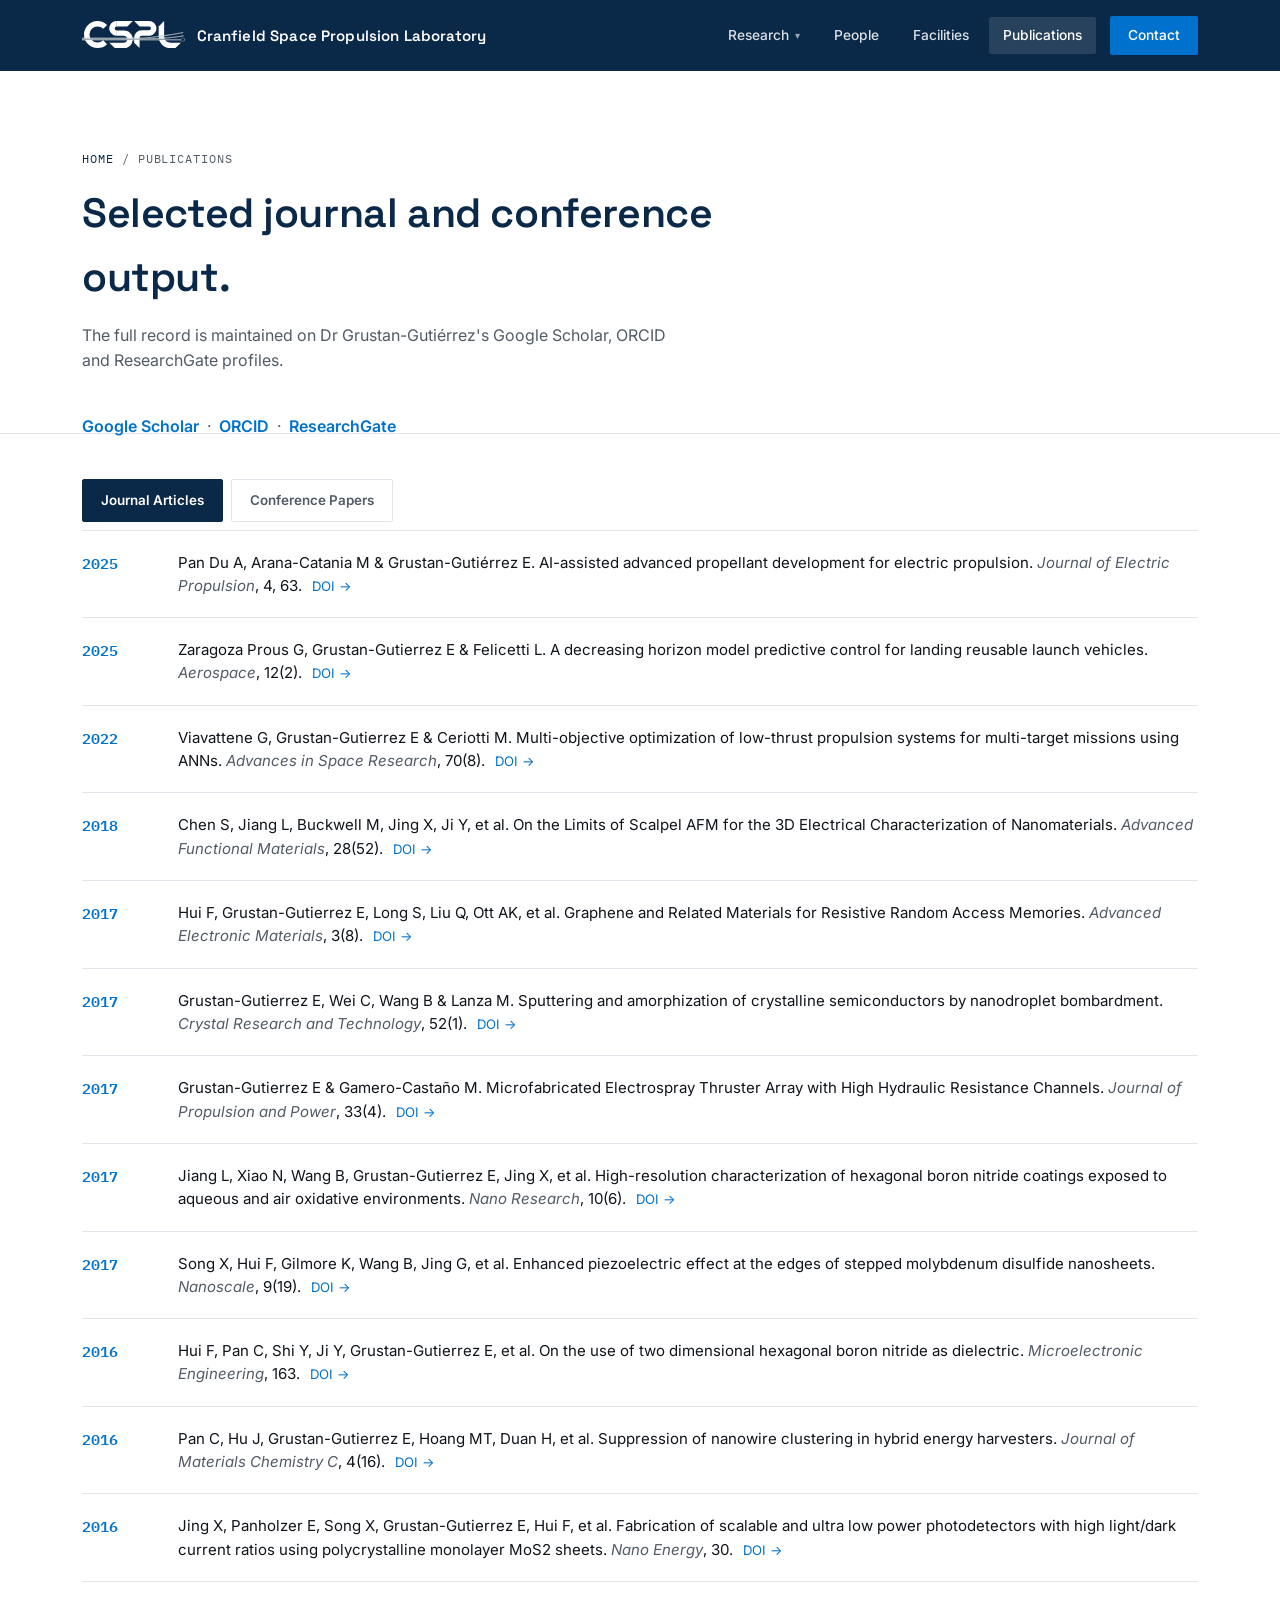
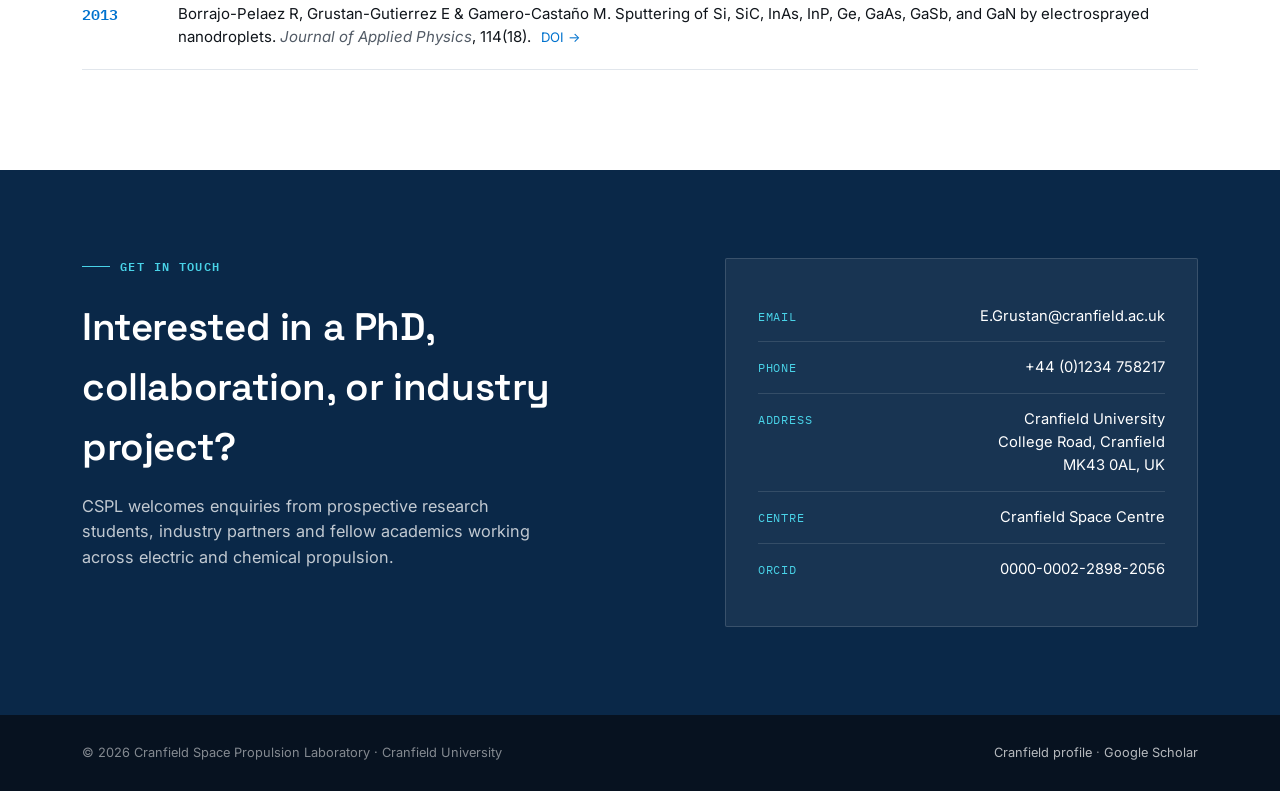
<file: publications.html>
<!DOCTYPE html>
<html lang="en">
<head>
<meta charset="UTF-8">
<meta name="viewport" content="width=device-width, initial-scale=1.0">
<title>Publications | Cranfield Space Propulsion Laboratory</title>
<meta name="description" content="Journal articles and conference papers from the Cranfield Space Propulsion Laboratory.">
<link rel="preconnect" href="https://fonts.googleapis.com">
<link rel="preconnect" href="https://fonts.gstatic.com" crossorigin>
<link href="https://fonts.googleapis.com/css2?family=Space+Grotesk:wght@400;500;600;700&family=Inter:wght@400;500;600;700&family=IBM+Plex+Mono:wght@500;600&display=swap" rel="stylesheet">
<link rel="stylesheet" href="assets/styles.css">
</head>
<body>

<header class="site">
  <div class="nav-inner">
    <a class="brand" href="index.html">
      <img src="assets/images/logo_blanc.svg" alt="CSPL logo">
      <div class="brand-text">Cranfield Space Propulsion Laboratory</div>
    </a>
    <nav class="links">
      <div class="has-dropdown">
        <a href="research.html">Research <span class="caret">&#9662;</span></a>
        <div class="dropdown">
          <a href="research-cpr.html">Cryogenic Propellant Regeneration<span class="sub">Air-breathing electric propulsion / PHROST</span></a>
          <a href="research-electrospray-manufacturing.html">Electrospray Manufacturing<span class="sub">Multiplexed emitter arrays</span></a>
          <a href="research-ml-propellants.html">ML Propellant Characterisation<span class="sub">Neural networks for novel propellants</span></a>
          <a href="research-hydrogen-storage.html">Long-term Hydrogen Storage<span class="sub">Cryo-compressed H2 for a lunar supply chain</span></a>
          <a href="research-metallic-plasma-thrusters.html">Metallic Plasma Thrusters<span class="sub">Vacuum-arc &amp; metal-fed electric propulsion</span></a>
          <a href="research-master-thesis-highlights.html">Master Thesis Highlights<span class="sub">Student research from the MSc programme</span></a>
        </div>
      </div>
      <a href="people.html" class="">People</a>
      <a href="facilities.html" class="">Facilities</a>
      <a href="publications.html" class="active">Publications</a>
      <a href="#contact" class="nav-cta">Contact</a>
    </nav>
  </div>
</header>

<section class="plain-head">
  <div class="wrap">
    <div class="breadcrumb breadcrumb-light"><a href="index.html">Home</a> / Publications</div>
    <h1>Selected journal and conference output.</h1>
    <p>The full record is maintained on Dr Grustan-Gutiérrez's Google Scholar, ORCID and ResearchGate profiles.</p>
  </div>
</section>

<section>
  <div class="wrap">
    <p style="margin-top:-40px; margin-bottom:40px; color:var(--graphite);">
      <a href="https://scholar.google.com/citations?user=xD1AS20AAAAJ&hl=ca" target="_blank" rel="noopener" style="color:var(--blue); font-weight:600;">Google Scholar</a>
      &nbsp;&middot;&nbsp;
      <a href="https://orcid.org/0000-0002-2898-2056" target="_blank" rel="noopener" style="color:var(--blue); font-weight:600;">ORCID</a>
      &nbsp;&middot;&nbsp;
      <a href="https://www.researchgate.net/profile/Enric-Grustan-Gutierrez" target="_blank" rel="noopener" style="color:var(--blue); font-weight:600;">ResearchGate</a>
    </p>

    <div class="pub-tabs">
      <div class="pub-tab active" data-tab="journals">Journal Articles</div>
      <div class="pub-tab" data-tab="conf">Conference Papers</div>
    </div>

    <div class="pub-panel active" id="journals">
      <div class="pub-list">
        <div class="pub-item"><div class="yr">2025</div><div class="cite">Pan Du A, Arana-Catania M &amp; Grustan-Gutiérrez E. AI-assisted advanced propellant development for electric propulsion. <span class="jrnl">Journal of Electric Propulsion</span>, 4, 63. <a href="https://doi.org/10.1007/s44205-025-00164-8" target="_blank" rel="noopener">DOI &rarr;</a></div></div>
        <div class="pub-item"><div class="yr">2025</div><div class="cite">Zaragoza Prous G, Grustan-Gutierrez E &amp; Felicetti L. A decreasing horizon model predictive control for landing reusable launch vehicles. <span class="jrnl">Aerospace</span>, 12(2). <a href="https://doi.org/10.3390/aerospace12020111" target="_blank" rel="noopener">DOI &rarr;</a></div></div>
        <div class="pub-item"><div class="yr">2022</div><div class="cite">Viavattene G, Grustan-Gutierrez E &amp; Ceriotti M. Multi-objective optimization of low-thrust propulsion systems for multi-target missions using ANNs. <span class="jrnl">Advances in Space Research</span>, 70(8). <a href="https://doi.org/10.1016/j.asr.2022.07.039" target="_blank" rel="noopener">DOI &rarr;</a></div></div>
        <div class="pub-item"><div class="yr">2018</div><div class="cite">Chen S, Jiang L, Buckwell M, Jing X, Ji Y, et al. On the Limits of Scalpel AFM for the 3D Electrical Characterization of Nanomaterials. <span class="jrnl">Advanced Functional Materials</span>, 28(52). <a href="https://doi.org/10.1002/adfm.201802266" target="_blank" rel="noopener">DOI &rarr;</a></div></div>
        <div class="pub-item"><div class="yr">2017</div><div class="cite">Hui F, Grustan-Gutierrez E, Long S, Liu Q, Ott AK, et al. Graphene and Related Materials for Resistive Random Access Memories. <span class="jrnl">Advanced Electronic Materials</span>, 3(8). <a href="https://doi.org/10.1002/aelm.201600195" target="_blank" rel="noopener">DOI &rarr;</a></div></div>
        <div class="pub-item"><div class="yr">2017</div><div class="cite">Grustan-Gutierrez E, Wei C, Wang B &amp; Lanza M. Sputtering and amorphization of crystalline semiconductors by nanodroplet bombardment. <span class="jrnl">Crystal Research and Technology</span>, 52(1). <a href="https://doi.org/10.1002/crat.201600240" target="_blank" rel="noopener">DOI &rarr;</a></div></div>
        <div class="pub-item"><div class="yr">2017</div><div class="cite">Grustan-Gutierrez E &amp; Gamero-Castaño M. Microfabricated Electrospray Thruster Array with High Hydraulic Resistance Channels. <span class="jrnl">Journal of Propulsion and Power</span>, 33(4). <a href="https://doi.org/10.2514/1.b36268" target="_blank" rel="noopener">DOI &rarr;</a></div></div>
        <div class="pub-item"><div class="yr">2017</div><div class="cite">Jiang L, Xiao N, Wang B, Grustan-Gutierrez E, Jing X, et al. High-resolution characterization of hexagonal boron nitride coatings exposed to aqueous and air oxidative environments. <span class="jrnl">Nano Research</span>, 10(6). <a href="https://doi.org/10.1007/s12274-016-1393-2" target="_blank" rel="noopener">DOI &rarr;</a></div></div>
        <div class="pub-item"><div class="yr">2017</div><div class="cite">Song X, Hui F, Gilmore K, Wang B, Jing G, et al. Enhanced piezoelectric effect at the edges of stepped molybdenum disulfide nanosheets. <span class="jrnl">Nanoscale</span>, 9(19). <a href="https://doi.org/10.1039/c6nr09275f" target="_blank" rel="noopener">DOI &rarr;</a></div></div>
        <div class="pub-item"><div class="yr">2016</div><div class="cite">Hui F, Pan C, Shi Y, Ji Y, Grustan-Gutierrez E, et al. On the use of two dimensional hexagonal boron nitride as dielectric. <span class="jrnl">Microelectronic Engineering</span>, 163. <a href="https://doi.org/10.1016/j.mee.2016.06.015" target="_blank" rel="noopener">DOI &rarr;</a></div></div>
        <div class="pub-item"><div class="yr">2016</div><div class="cite">Pan C, Hu J, Grustan-Gutierrez E, Hoang MT, Duan H, et al. Suppression of nanowire clustering in hybrid energy harvesters. <span class="jrnl">Journal of Materials Chemistry C</span>, 4(16). <a href="https://doi.org/10.1039/c6tc00468g" target="_blank" rel="noopener">DOI &rarr;</a></div></div>
        <div class="pub-item"><div class="yr">2016</div><div class="cite">Jing X, Panholzer E, Song X, Grustan-Gutierrez E, Hui F, et al. Fabrication of scalable and ultra low power photodetectors with high light/dark current ratios using polycrystalline monolayer MoS2 sheets. <span class="jrnl">Nano Energy</span>, 30. <a href="https://doi.org/10.1016/j.nanoen.2016.10.032" target="_blank" rel="noopener">DOI &rarr;</a></div></div>
        <div class="pub-item"><div class="yr">2013</div><div class="cite">Borrajo-Pelaez R, Grustan-Gutierrez E &amp; Gamero-Castaño M. Sputtering of Si, SiC, InAs, InP, Ge, GaAs, GaSb, and GaN by electrosprayed nanodroplets. <span class="jrnl">Journal of Applied Physics</span>, 114(18). <a href="https://doi.org/10.1063/1.4829925" target="_blank" rel="noopener">DOI &rarr;</a></div></div>
      </div>
    </div>

    <div class="pub-panel" id="conf">
      <div class="pub-list">
        <div class="pub-item"><div class="yr">2025</div><div class="cite">Leslie C, Hobbs SE &amp; Grustan-Gutierrez E. Development of an Experimental Test Bed for Cryogenic Propellant Regeneration In Orbit.</div></div>
        <div class="pub-item"><div class="yr">2025</div><div class="cite">Mukundan G &amp; Grustan-Gutierrez E. Fabrication and Performance Evaluation Using Advanced Materials for Electrospray Thrusters.</div></div>
        <div class="pub-item"><div class="yr">2025</div><div class="cite">Baker A, Grustan-Gutierrez E, Poyiadjis K, et al., Teixeira A. Sustainable Earth-Moon Logistics for Future Surface Operations.</div></div>
        <div class="pub-item"><div class="yr">2024</div><div class="cite">Hann R &amp; Grustan-Gutierrez E. 3AF Space Propulsion Conference 2024 &mdash; Hollow RDE Poster. <span class="jrnl">Poster</span></div></div>
        <div class="pub-item"><div class="yr">2024</div><div class="cite">Mukundan G &amp; Grustan-Gutierrez E. Introduction of Novel Materials for Space Application.</div></div>
        <div class="pub-item"><div class="yr">2024</div><div class="cite">Felicetti L, Ignatyev D, Grustan E &amp; Tsourdos A. RETURN: group design project for a pin-point landing demonstrator using drone technologies. <a href="https://doi.org/10.1016/j.ifacol.2024.08.476" target="_blank" rel="noopener">DOI &rarr;</a></div></div>
        <div class="pub-item"><div class="yr">2024</div><div class="cite">Hann R &amp; Grustan-Gutierrez E. Validation of Open-source CFD Solvers for Rotating Detonation.</div></div>
        <div class="pub-item"><div class="yr">2024</div><div class="cite">Mukundan G &amp; Grustan-Gutierrez E. Experiment on Nano-fibre Composed Emitter for Electrospray Thruster for Space Propulsion. <span class="jrnl">Poster</span></div></div>
        <div class="pub-item"><div class="yr">2024</div><div class="cite">Zaragoza Prous G, Felicetti L &amp; Grustan Gutierrez E. Model predictive control strategy with a decreasing horizon interval for a reusable launcher in a landing scenario. <a href="https://doi.org/10.52202/078368-0159" target="_blank" rel="noopener">DOI &rarr;</a></div></div>
        <div class="pub-item"><div class="yr">2024</div><div class="cite">Pavón-Castillo B, Grustan-Gutierrez E, García-Almiñana D, et al., Marrugat A. Development and Preliminary Evaluation of Plugim Electrospray Thruster: Focus on the Fuel Management System and Power Processing Unit.</div></div>
        <div class="pub-item"><div class="yr">2018</div><div class="cite">Stelwagen IF, De Jong MJC, Xu W, Visee R, Grustan-Gutierrez E, et al. Development of a high-performance low-cost PPU for an electrospray colloid electric propulsion system for small satellite applications.</div></div>
        <div class="pub-item"><div class="yr">2017</div><div class="cite">Grustan-Gutierrez E &amp; Gamero-Castaño M. Time-of-Flight Characterization of a Microfabricated Electrospray Thruster Emitter Array.</div></div>
        <div class="pub-item"><div class="yr">2017</div><div class="cite">Grustan-Gutierrez E, Jhuree S &amp; Stark JPW. Modelling of Colloid Thrusters for Mission Analysis.</div></div>
        <div class="pub-item"><div class="yr">2017</div><div class="cite">Hui F, Vajha P, Ji Y, Pan C, Grustan-Gutierrez E, et al. Variability of graphene devices fabricated using graphene inks: atomic force microscope tips. <a href="https://doi.org/10.1016/j.surfcoat.2016.12.020" target="_blank" rel="noopener">DOI &rarr;</a></div></div>
        <div class="pub-item"><div class="yr">2016</div><div class="cite">Ji Y, Pan C, Hui F, Shi Y, Jiang L, et al. Nanoscale homogeneity and degradation process of two dimensional atomically thin hexagonal boron nitride dielectric stacks. <a href="https://doi.org/10.1109/ipfa.2016.7564323" target="_blank" rel="noopener">DOI &rarr;</a></div></div>
        <div class="pub-item"><div class="yr">2014</div><div class="cite">Grustan-Gutierrez E, Borrajo-Pelaez R &amp; Gamero-Castaño M. Fast etching of microscale structures by bombardment with electrosprayed nanodroplets. <a href="https://doi.org/10.4071/isom-wa36" target="_blank" rel="noopener">DOI &rarr;</a></div></div>
      </div>
    </div>
  </div>
</section>

<script>
  const tabs = document.querySelectorAll('.pub-tab');
  const panels = document.querySelectorAll('.pub-panel');
  tabs.forEach(tab => {
    tab.addEventListener('click', () => {
      tabs.forEach(t => t.classList.remove('active'));
      panels.forEach(p => p.classList.remove('active'));
      tab.classList.add('active');
      document.getElementById(tab.dataset.tab).classList.add('active');
    });
  });
</script>

<section class="contact-band" id="contact">
  <div class="wrap contact-inner">
    <div>
      <div class="eyebrow mono"><span class="dash" style="background:var(--cyan);"></span><span style="color:var(--cyan);">Get in touch</span></div>
      <h2 style="margin-top:14px;">Interested in a PhD, collaboration, or industry project?</h2>
      <p>CSPL welcomes enquiries from prospective research students, industry partners and fellow academics working across electric and chemical propulsion.</p>
    </div>
    <div class="contact-card">
      <div class="row"><div class="k">Email</div><div class="v"><a href="mailto:E.Grustan@cranfield.ac.uk">E.Grustan@cranfield.ac.uk</a></div></div>
      <div class="row"><div class="k">Phone</div><div class="v">+44 (0)1234 758217</div></div>
      <div class="row"><div class="k">Address</div><div class="v">Cranfield University<br>College Road, Cranfield<br>MK43 0AL, UK</div></div>
      <div class="row"><div class="k">Centre</div><div class="v">Cranfield Space Centre</div></div>
      <div class="row"><div class="k">ORCID</div><div class="v"><a href="https://orcid.org/0000-0002-2898-2056" target="_blank" rel="noopener">0000-0002-2898-2056</a></div></div>
    </div>
  </div>
</section>

<footer>
  <div class="wrap">
    <div>&copy; 2026 Cranfield Space Propulsion Laboratory &middot; Cranfield University</div>
    <div><a href="https://www.cranfield.ac.uk/people/dr-enric-grustan-gutierrez-34282404" target="_blank" rel="noopener">Cranfield profile</a> &middot; <a href="https://scholar.google.com/citations?user=xD1AS20AAAAJ&hl=ca" target="_blank" rel="noopener">Google Scholar</a></div>
  </div>
</footer>
</body>
</html>
</file>
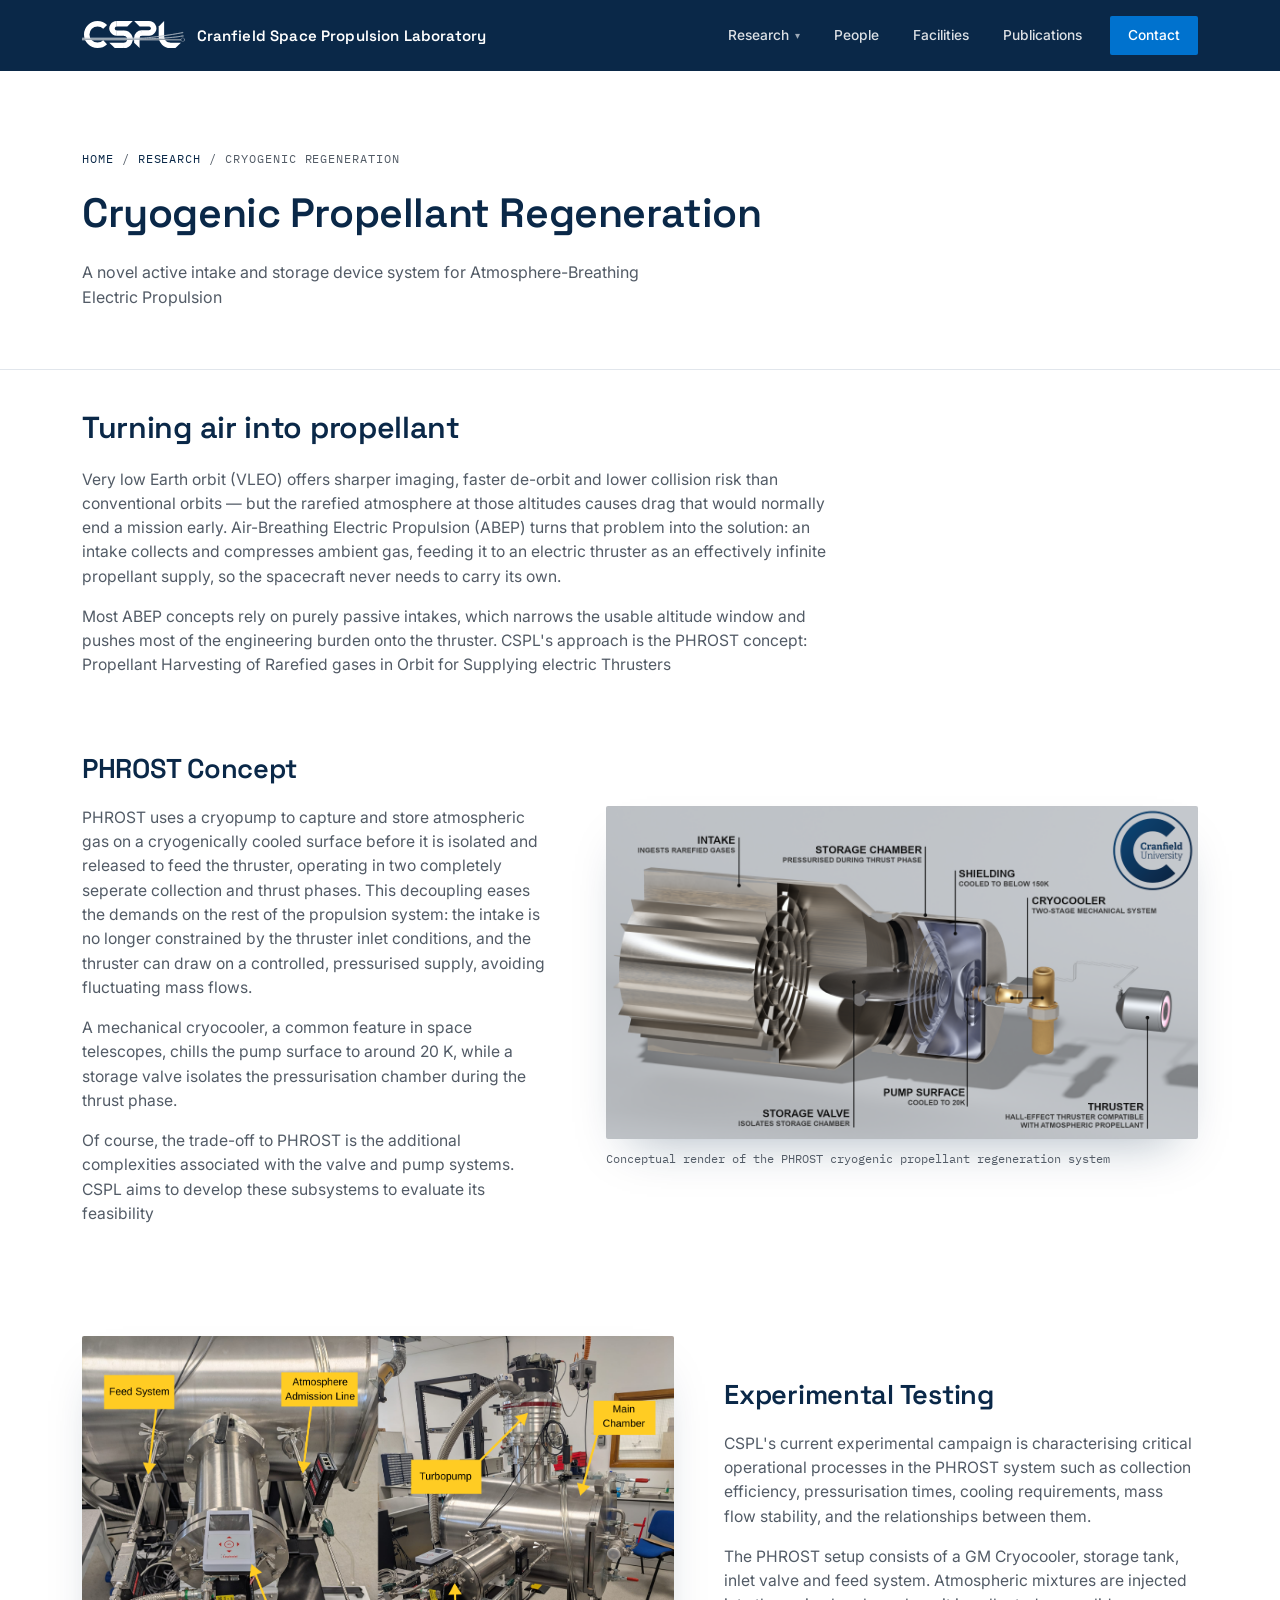
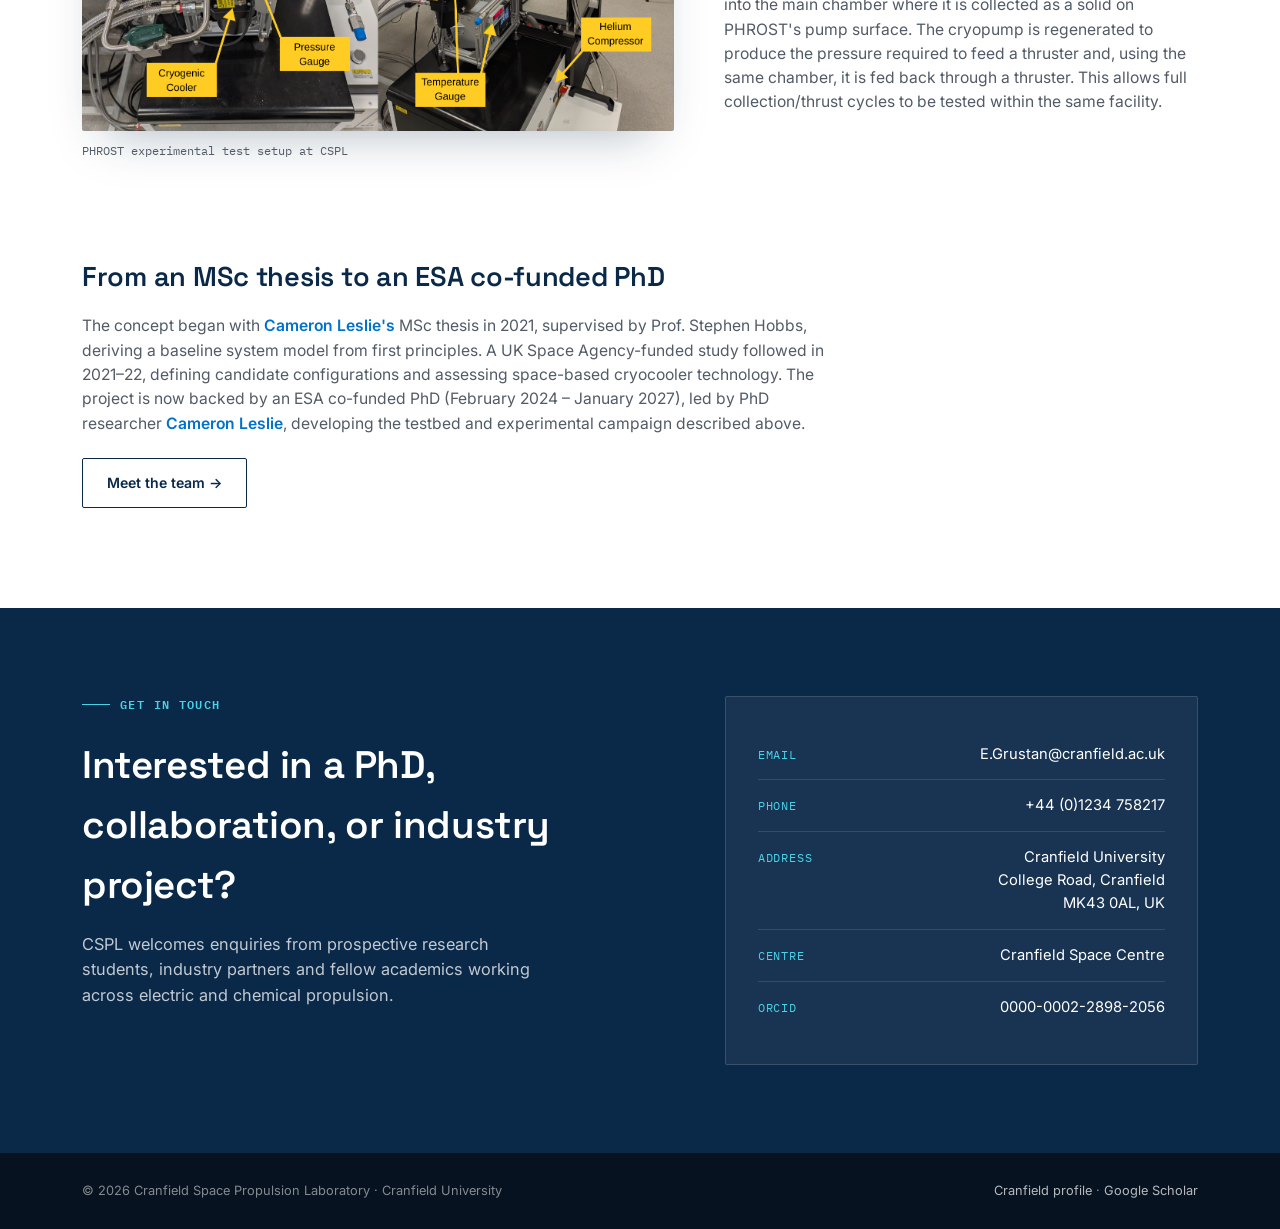
<file: research-cpr.html>
<!DOCTYPE html>
<html lang="en">
<head>
<meta charset="UTF-8">
<meta name="viewport" content="width=device-width, initial-scale=1.0">
<title>CPR | Cranfield Space Propulsion Laboratory</title>
<meta name="description" content="Cryogenic Propellant Regeneration at the Cranfield Space Propulsion Laboratory.">
<link rel="preconnect" href="https://fonts.googleapis.com">
<link rel="preconnect" href="https://fonts.gstatic.com" crossorigin>
<link href="https://fonts.googleapis.com/css2?family=Space+Grotesk:wght@400;500;600;700&family=Inter:wght@400;500;600;700&family=IBM+Plex+Mono:wght@500;600&display=swap" rel="stylesheet">
<link rel="stylesheet" href="assets/styles.css">
</head>
<body>

<header class="site">
  <div class="nav-inner">
    <a class="brand" href="index.html">
      <img src="assets/images/logo_blanc.svg" alt="CSPL logo">
      <div class="brand-text">Cranfield Space Propulsion Laboratory</div>
    </a>
    <nav class="links">
      <div class="has-dropdown">
        <a href="research.html">Research <span class="caret">&#9662;</span></a>
        <div class="dropdown">
          <a href="research-cpr.html">Cryogenic Propellant Regeneration<span class="sub">Air-breathing electric propulsion / PHROST</span></a>
          <a href="research-electrospray-manufacturing.html">Electrospray Manufacturing<span class="sub">Multiplexed emitter arrays</span></a>
          <a href="research-ml-propellants.html">ML Propellant Characterisation<span class="sub">Neural networks for novel propellants</span></a>
          <a href="research-hydrogen-storage.html">Long-term Hydrogen Storage<span class="sub">Cryo-compressed H2 for a lunar supply chain</span></a>
          <a href="research-metallic-plasma-thrusters.html">Metallic Plasma Thrusters<span class="sub">Vacuum-arc &amp; metal-fed electric propulsion</span></a>
          <a href="research-master-thesis-highlights.html">Master Thesis Highlights<span class="sub">Student research from the MSc programme</span></a>
        </div>
      </div>
      <a href="people.html" class="">People</a>
      <a href="facilities.html" class="">Facilities</a>
      <a href="publications.html" class="">Publications</a>
      <a href="#contact" class="nav-cta">Contact</a>
    </nav>
  </div>
</header>

<section class="plain-head">
  <div class="wrap">
    <div class="breadcrumb breadcrumb-light"><a href="index.html">Home</a> / <a href="research.html">Research</a> / Cryogenic Regeneration</div>
    <h1>Cryogenic Propellant Regeneration</h1>
    <p>A novel active intake and storage device system for Atmosphere-Breathing Electric Propulsion</p>
  </div>
</section>

<section>
  <div class="wrap">

    <div style="max-width:760px; margin-bottom:56px;">
      <h2 style="color:var(--navy); font-size:1.9rem; margin:14px 0 16px;">Turning air into propellant</h2>
      <p style="color:var(--graphite); font-size:0.98rem; margin-bottom:14px;">Very low Earth orbit (VLEO) offers sharper imaging, faster de-orbit and lower collision risk than conventional orbits &mdash; but the rarefied atmosphere at those altitudes causes drag that would normally end a mission early. Air-Breathing Electric Propulsion (ABEP) turns that problem into the solution: an intake collects and compresses ambient gas, feeding it to an electric thruster as an effectively infinite propellant supply, so the spacecraft never needs to carry its own.</p>
      <p style="color:var(--graphite); font-size:0.98rem;">Most ABEP concepts rely on purely passive intakes, which narrows the usable altitude window and pushes most of the engineering burden onto the thruster. CSPL's approach is the PHROST concept: Propellant Harvesting of Rarefied gases in Orbit for Supplying electric Thrusters</p>
    </div>

    <div class="deep rev">
      <figure class="deep-media">
        <img src="assets/images/abep_render.png" alt="Cutaway render of the PHROST cryogenic propellant regeneration system">
        <figcaption>Conceptual render of the PHROST cryogenic propellant regeneration system</figcaption>
      </figure>
      <div class="deep-text">
        <h3>PHROST Concept</h3>
        <p>PHROST uses a cryopump to capture and store atmospheric gas on a cryogenically cooled surface before it is isolated and released to feed the thruster, operating in two completely seperate collection and thrust phases. This decoupling eases the demands on the rest of the propulsion system: the intake is no longer constrained by the thruster inlet conditions, and the thruster can draw on a controlled, pressurised supply, avoiding fluctuating mass flows.</p>
        <p>A mechanical cryocooler, a common feature in space telescopes, chills the pump surface to around 20&nbsp;K, while a storage valve isolates the pressurisation chamber during the thrust phase.</p>
        <p>Of course, the trade-off to PHROST is the additional complexities associated with the valve and pump systems. CSPL aims to develop these subsystems to evaluate its feasibility</p>
      </div>
    </div>

    <div class="deep">
      <figure class="deep-media">
        <img src="assets/images/experimental-setup-full.png" alt="PHROST Experimental Setup at CSPL">
        <figcaption>PHROST experimental test setup at CSPL</figcaption>
      </figure>
      <div class="deep-text">
        <h3>Experimental Testing</h3>
        <p>CSPL's current experimental campaign is characterising critical operational processes in the PHROST system such as collection efficiency, pressurisation times, cooling requirements, mass flow stability, and the relationships between them.</p>
        <p>The PHROST setup consists of a GM Cryocooler, storage tank, inlet valve and feed system. Atmospheric mixtures are injected into the main chamber where it is collected as a solid on PHROST's pump surface. The cryopump is regenerated to produce the pressure required to feed a thruster and, using the same chamber, it is fed back through a thruster. This allows full collection/thrust cycles to be tested within the same facility.</p>
        <div class="facts">
          <!--<div><div class="n">615 m/s</div><div class="l">Modelled delta-v per year from atmospheric propellant</div></div>
          <div><div class="n">20 K</div><div class="l">Pump surface temperature</div></div>
          <div><div class="n">2024&ndash;27</div><div class="l">ESA co-funded PhD developing the concept</div></div>-->
        </div>
      </div>
    </div>

    <div style="max-width:760px;">
      <h3 style="color:var(--navy); font-size:1.7rem; margin:14px 0 16px;">From an MSc thesis to an ESA co-funded PhD</h3>
      <p style="color:var(--graphite); font-size:0.98rem; margin-bottom:14px;">The concept began with <a href="person-cameron-leslie.html" style="color:var(--blue); font-weight:600;">Cameron Leslie's</a> MSc thesis in 2021, supervised by Prof. Stephen Hobbs, deriving a baseline system model from first principles. A UK Space Agency-funded study followed in 2021&ndash;22, defining candidate configurations and assessing space-based cryocooler technology. The project is now backed by an ESA co-funded PhD (February 2024 &ndash; January 2027), led by PhD researcher <a href="person-cameron-leslie.html" style="color:var(--blue); font-weight:600;">Cameron Leslie</a>, developing the testbed and experimental campaign described above.</p>
      <a href="people.html" class="btn btn-navy" style="margin-top:8px; display:inline-flex;">Meet the team &rarr;</a>
    </div>

  </div>
</section>

<section class="contact-band" id="contact">
  <div class="wrap contact-inner">
    <div>
      <div class="eyebrow mono"><span class="dash" style="background:var(--cyan);"></span><span style="color:var(--cyan);">Get in touch</span></div>
      <h2 style="margin-top:14px;">Interested in a PhD, collaboration, or industry project?</h2>
      <p>CSPL welcomes enquiries from prospective research students, industry partners and fellow academics working across electric and chemical propulsion.</p>
    </div>
    <div class="contact-card">
      <div class="row"><div class="k">Email</div><div class="v"><a href="mailto:E.Grustan@cranfield.ac.uk">E.Grustan@cranfield.ac.uk</a></div></div>
      <div class="row"><div class="k">Phone</div><div class="v">+44 (0)1234 758217</div></div>
      <div class="row"><div class="k">Address</div><div class="v">Cranfield University<br>College Road, Cranfield<br>MK43 0AL, UK</div></div>
      <div class="row"><div class="k">Centre</div><div class="v">Cranfield Space Centre</div></div>
      <div class="row"><div class="k">ORCID</div><div class="v"><a href="https://orcid.org/0000-0002-2898-2056" target="_blank" rel="noopener">0000-0002-2898-2056</a></div></div>
    </div>
  </div>
</section>

<footer>
  <div class="wrap">
    <div>&copy; 2026 Cranfield Space Propulsion Laboratory &middot; Cranfield University</div>
    <div><a href="https://www.cranfield.ac.uk/people/dr-enric-grustan-gutierrez-34282404" target="_blank" rel="noopener">Cranfield profile</a> &middot; <a href="https://scholar.google.com/citations?user=xD1AS20AAAAJ&hl=ca" target="_blank" rel="noopener">Google Scholar</a></div>
  </div>
</footer>
</body>
</html>
</file>
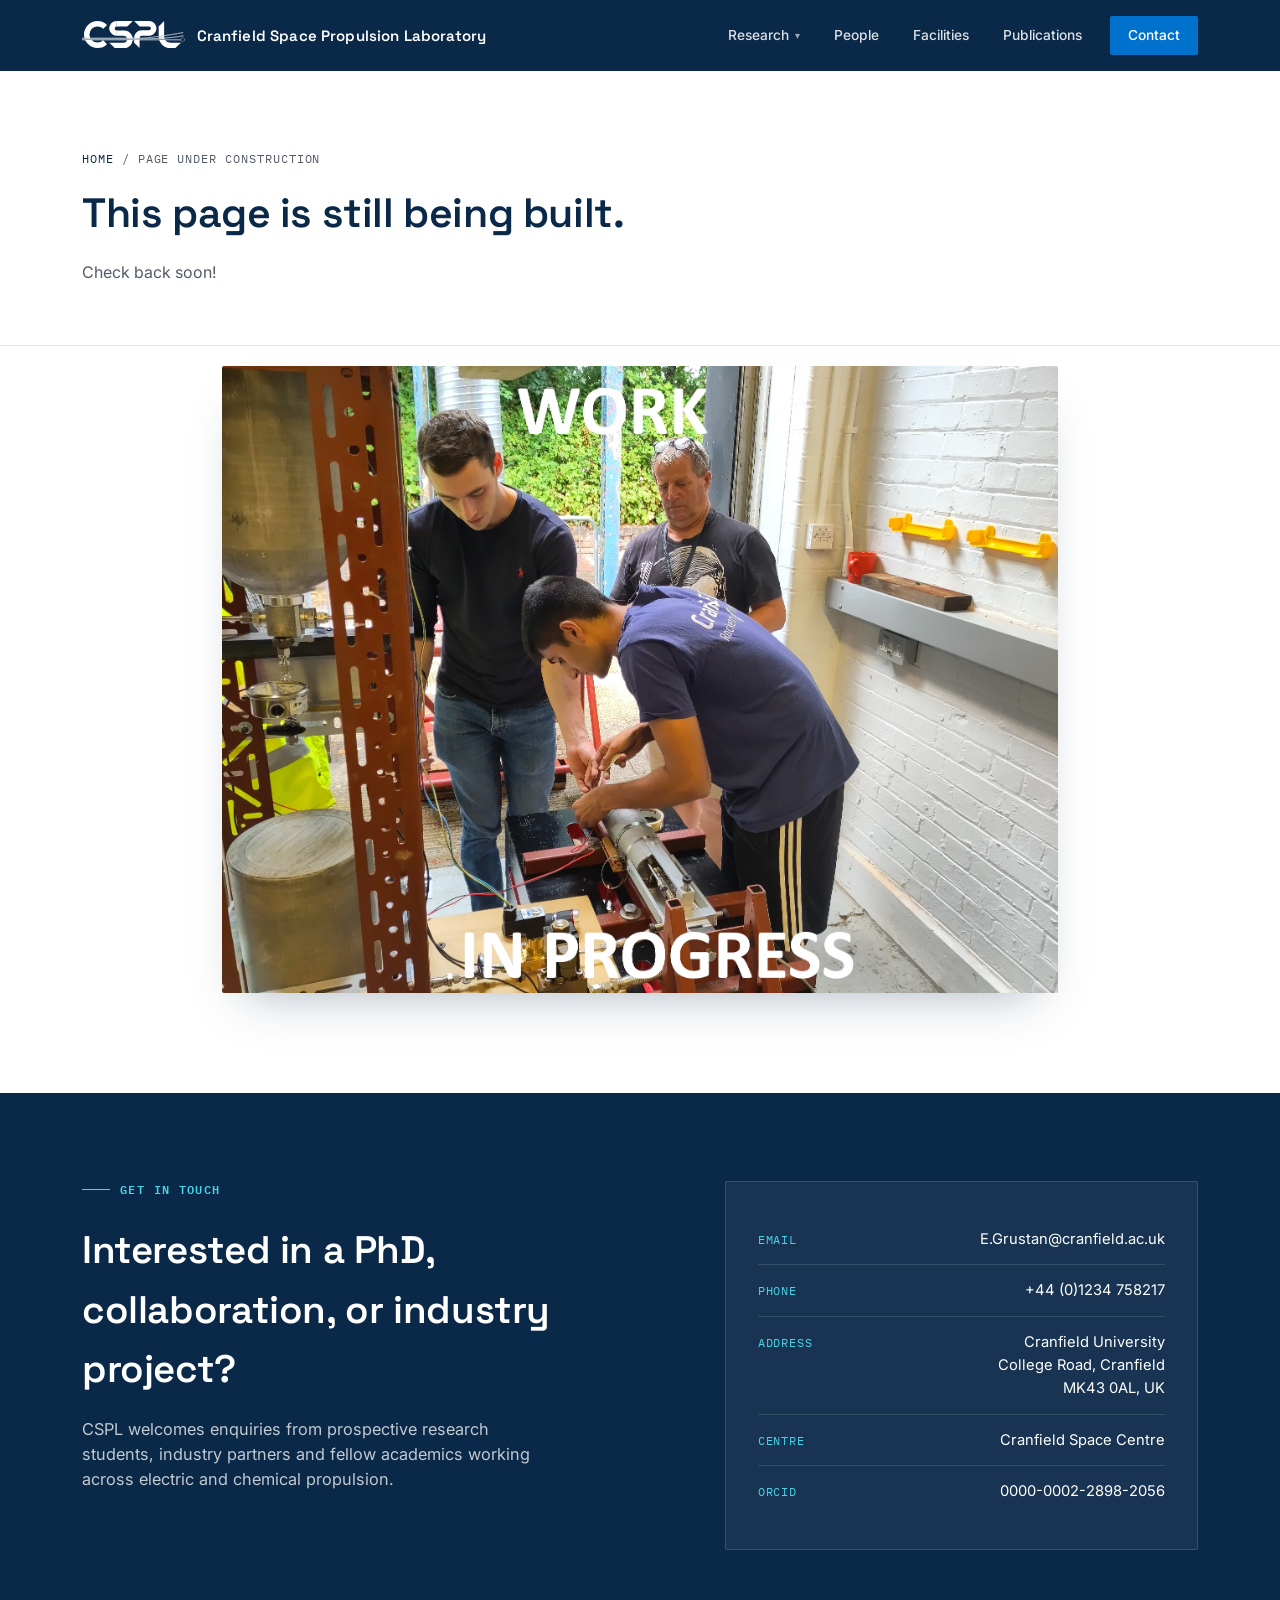
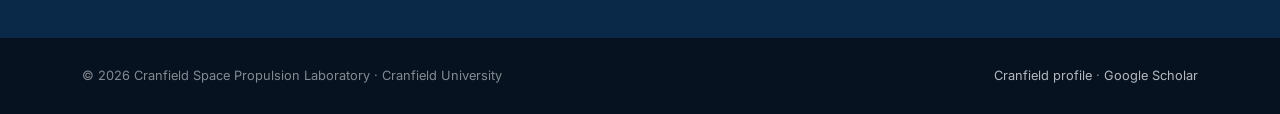
<file: research-electrospray-manufacturing.html>
<!DOCTYPE html>
<html lang="en">
<head>
<meta charset="UTF-8">
<meta name="viewport" content="width=device-width, initial-scale=1.0">
<title>Page Under Construction | Cranfield Space Propulsion Laboratory</title>
<meta name="description" content="This page is under construction at the Cranfield Space Propulsion Laboratory.">
<link rel="preconnect" href="https://fonts.googleapis.com">
<link rel="preconnect" href="https://fonts.gstatic.com" crossorigin>
<link href="https://fonts.googleapis.com/css2?family=Space+Grotesk:wght@400;500;600;700&family=Inter:wght@400;500;600;700&family=IBM+Plex+Mono:wght@500;600&display=swap" rel="stylesheet">
<link rel="stylesheet" href="assets/styles.css">
</head>
<body>

<header class="site">
  <div class="nav-inner">
    <a class="brand" href="index.html">
      <img src="assets/images/logo_blanc.svg" alt="CSPL logo">
      <div class="brand-text">Cranfield Space Propulsion Laboratory</div>
    </a>
    <nav class="links">
      <div class="has-dropdown">
        <a href="research.html">Research <span class="caret">&#9662;</span></a>
        <div class="dropdown">
          <a href="research-cpr.html">Cryogenic Propellant Regeneration<span class="sub">Air-breathing electric propulsion / PHROST</span></a>
          <a href="research-electrospray-manufacturing.html">Electrospray Manufacturing<span class="sub">Multiplexed emitter arrays</span></a>
          <a href="research-ml-propellants.html">ML Propellant Characterisation<span class="sub">Neural networks for novel propellants</span></a>
          <a href="research-hydrogen-storage.html">Long-term Hydrogen Storage<span class="sub">Cryo-compressed H2 for a lunar supply chain</span></a>
          <a href="research-metallic-plasma-thrusters.html">Metallic Plasma Thrusters<span class="sub">Vacuum-arc &amp; metal-fed electric propulsion</span></a>
          <a href="research-master-thesis-highlights.html">Master Thesis Highlights<span class="sub">Student research from the MSc programme</span></a>
        </div>
      </div>
      <a href="people.html" class="">People</a>
      <a href="facilities.html" class="">Facilities</a>
      <a href="publications.html" class="">Publications</a>
      <a href="#contact" class="nav-cta">Contact</a>
    </nav>
  </div>
</header>

<section class="plain-head">
  <div class="wrap">
    <div class="breadcrumb breadcrumb-light"><a href="index.html">Home</a> / Page Under Construction</div>
    <h1>This page is still being built.</h1>
    <p>Check back soon!</p>
  </div>
</section>

<section>
  <div class="wrap" style="max-width:900px;">
    <img src="assets/images/wip.jpg" alt="CSPL team members working on chemical propulsion hardware in the test warehouse" style="width:100%; border-radius:var(--radius); box-shadow:0 24px 48px -24px rgba(10,40,72,0.35);">
  </div>
</section>

<section class="contact-band" id="contact">
  <div class="wrap contact-inner">
    <div>
      <div class="eyebrow mono"><span class="dash" style="background:var(--cyan);"></span><span style="color:var(--cyan);">Get in touch</span></div>
      <h2 style="margin-top:14px;">Interested in a PhD, collaboration, or industry project?</h2>
      <p>CSPL welcomes enquiries from prospective research students, industry partners and fellow academics working across electric and chemical propulsion.</p>
    </div>
    <div class="contact-card">
      <div class="row"><div class="k">Email</div><div class="v"><a href="mailto:E.Grustan@cranfield.ac.uk">E.Grustan@cranfield.ac.uk</a></div></div>
      <div class="row"><div class="k">Phone</div><div class="v">+44 (0)1234 758217</div></div>
      <div class="row"><div class="k">Address</div><div class="v">Cranfield University<br>College Road, Cranfield<br>MK43 0AL, UK</div></div>
      <div class="row"><div class="k">Centre</div><div class="v">Cranfield Space Centre</div></div>
      <div class="row"><div class="k">ORCID</div><div class="v"><a href="https://orcid.org/0000-0002-2898-2056" target="_blank" rel="noopener">0000-0002-2898-2056</a></div></div>
    </div>
  </div>
</section>

<footer>
  <div class="wrap">
    <div>&copy; 2026 Cranfield Space Propulsion Laboratory &middot; Cranfield University</div>
    <div><a href="https://www.cranfield.ac.uk/people/dr-enric-grustan-gutierrez-34282404" target="_blank" rel="noopener">Cranfield profile</a> &middot; <a href="https://scholar.google.com/citations?user=xD1AS20AAAAJ&hl=ca" target="_blank" rel="noopener">Google Scholar</a></div>
  </div>
</footer>
</body>
</html>
</file>
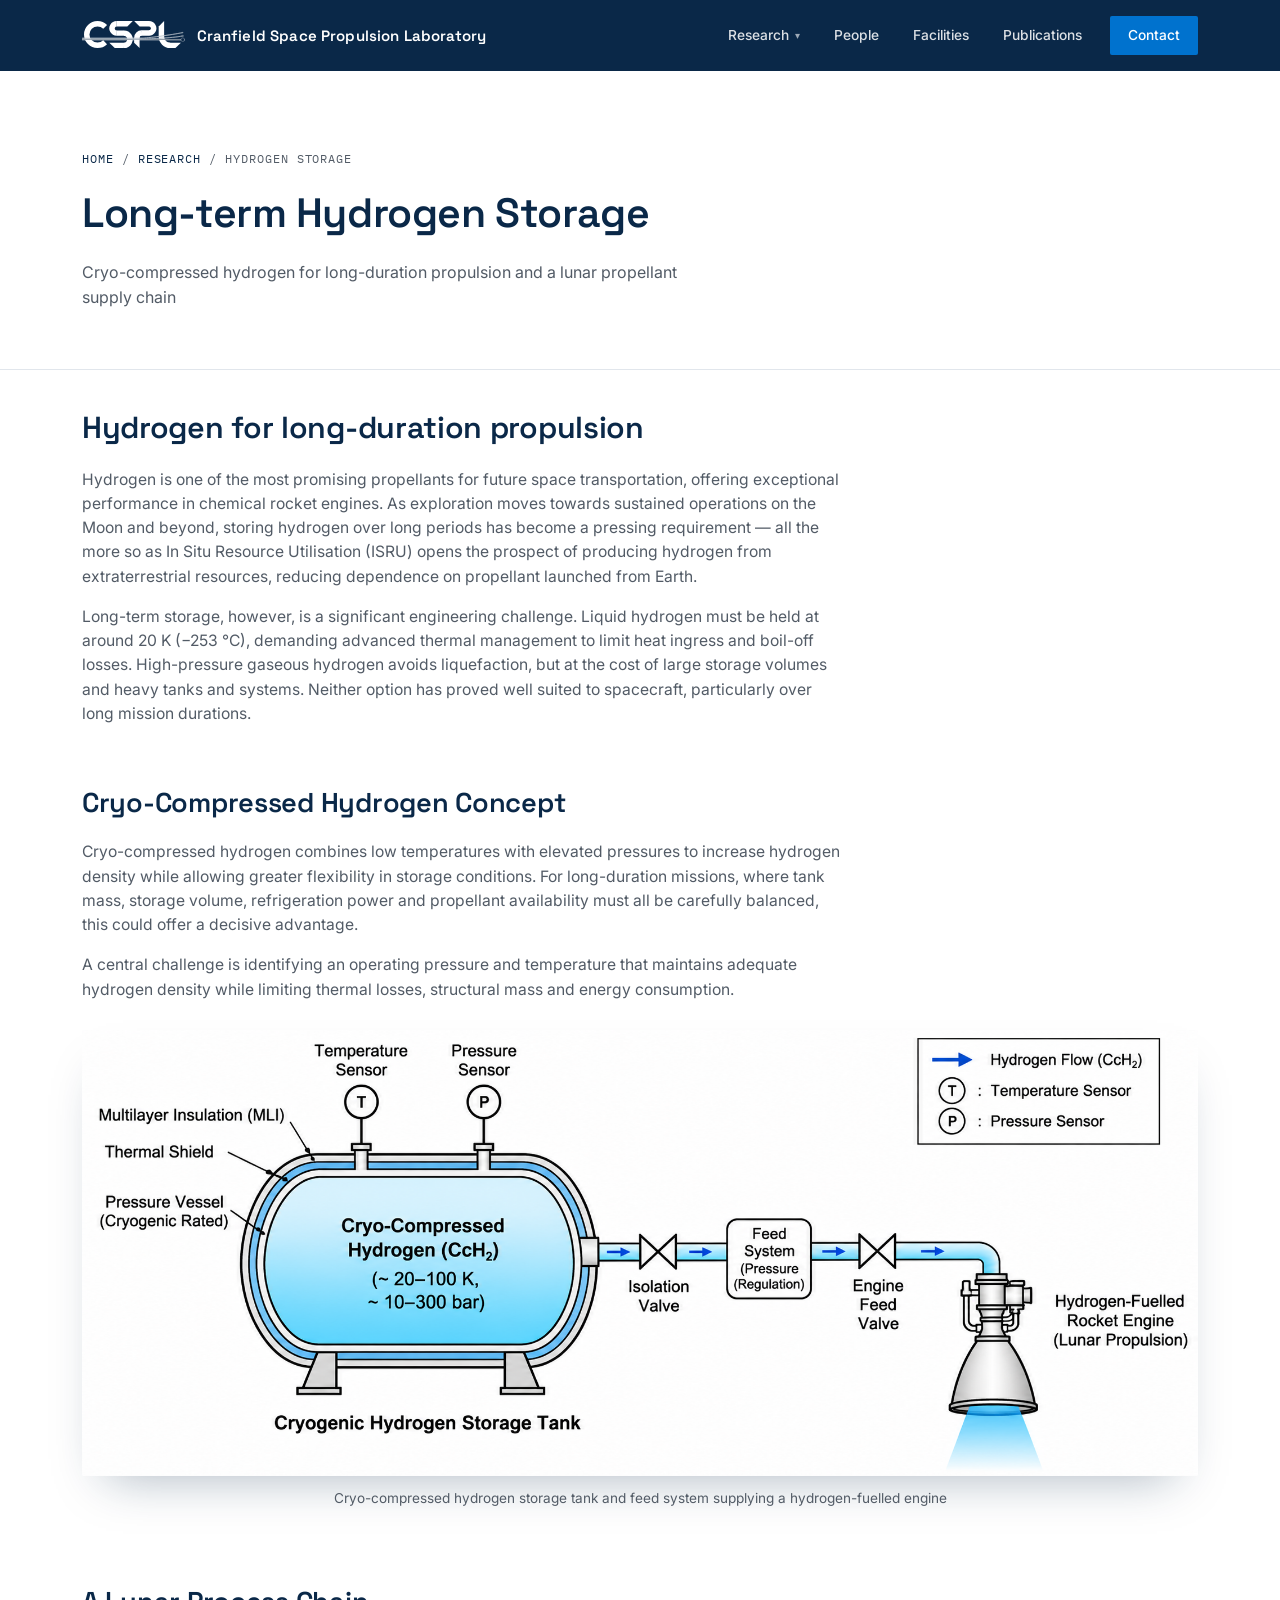
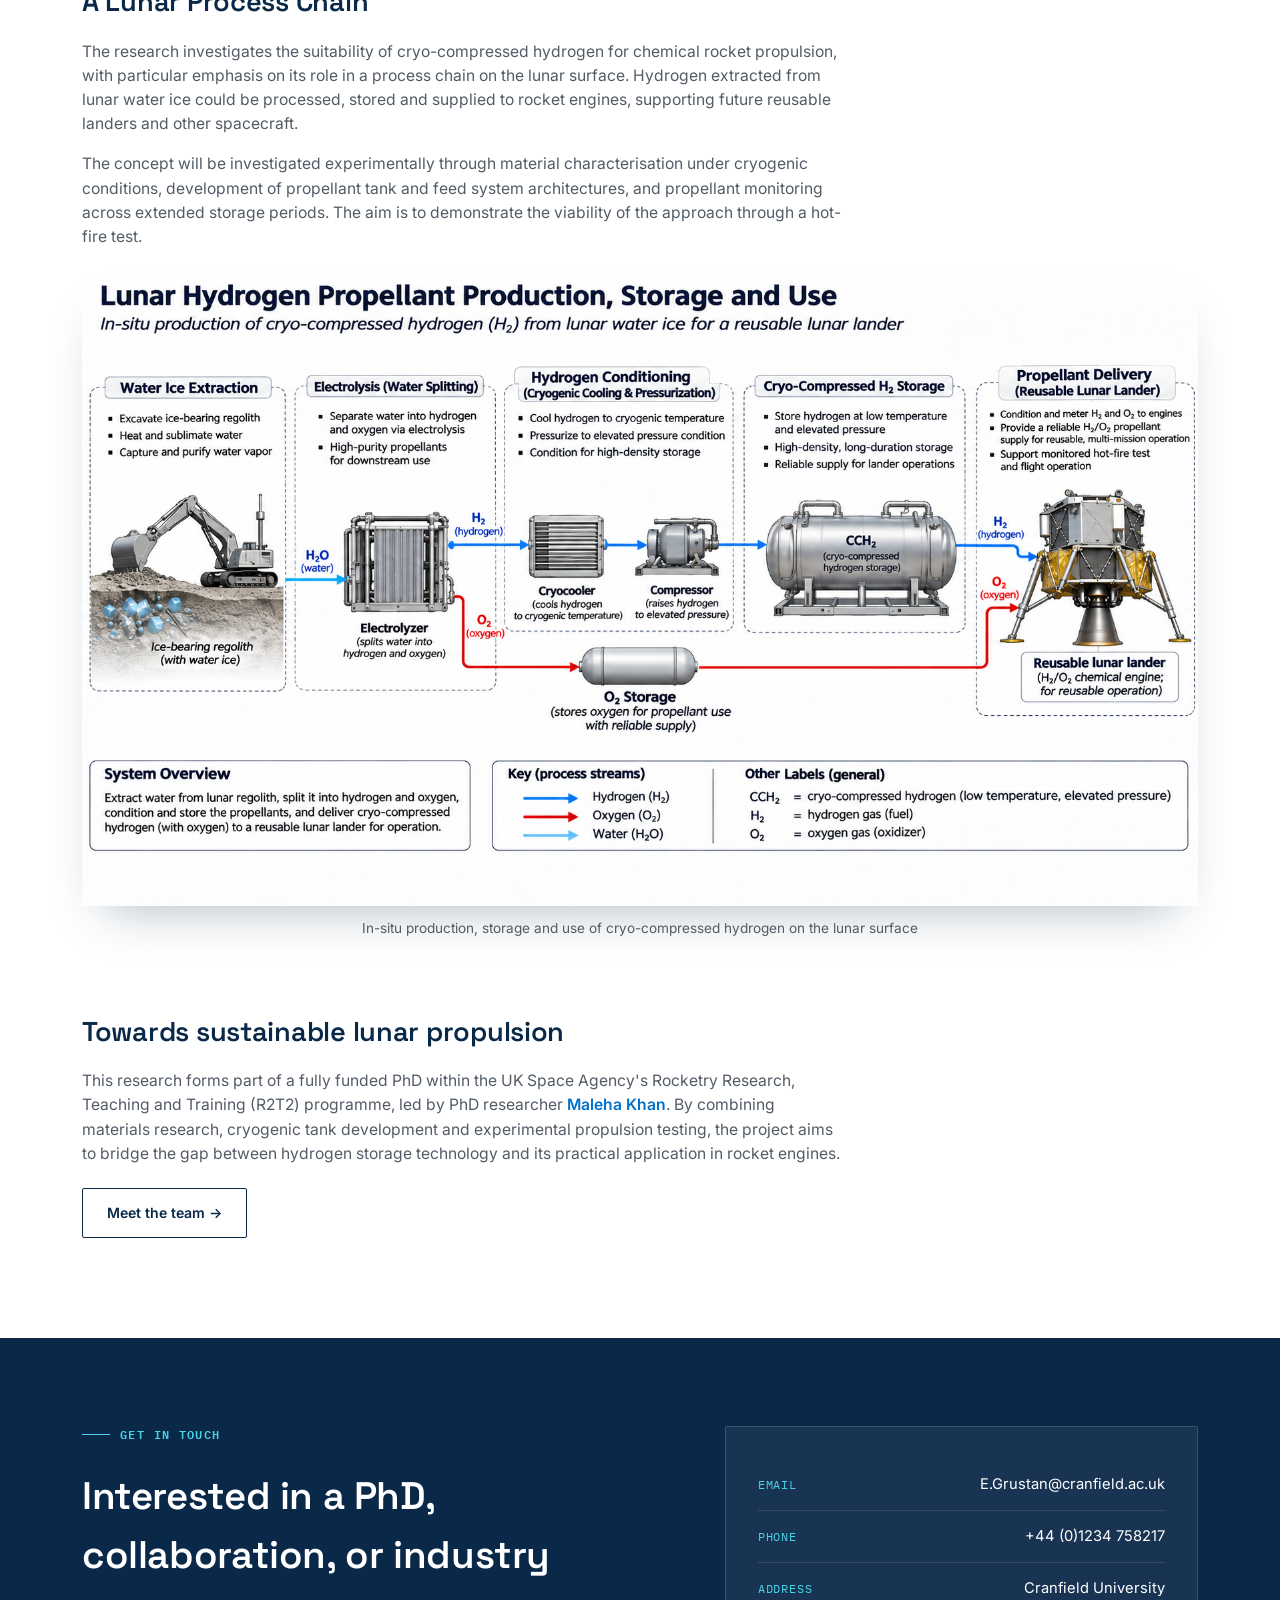
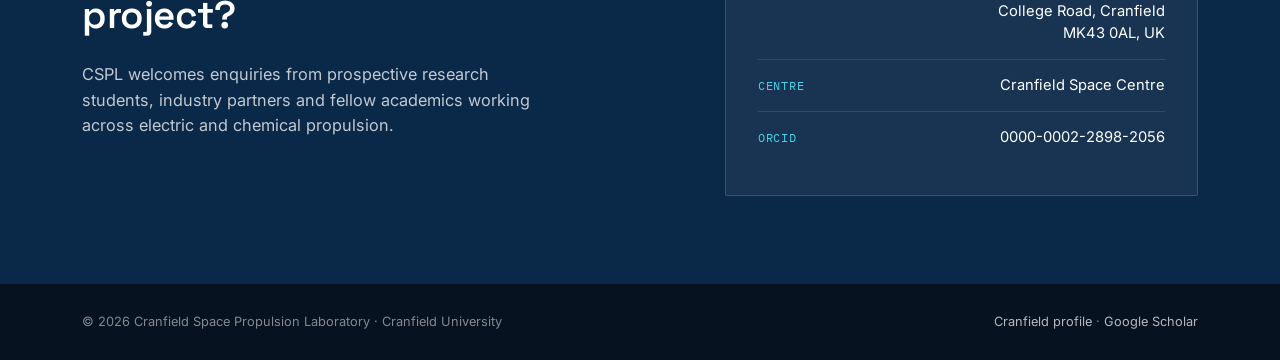
<file: research-hydrogen-storage.html>
<!DOCTYPE html>
<html lang="en">
<head>
<meta charset="UTF-8">
<meta name="viewport" content="width=device-width, initial-scale=1.0">
<title>Hydrogen Storage | Cranfield Space Propulsion Laboratory</title>
<meta name="description" content="Long-term cryo-compressed hydrogen storage for lunar propulsion at the Cranfield Space Propulsion Laboratory.">
<link rel="preconnect" href="https://fonts.googleapis.com">
<link rel="preconnect" href="https://fonts.gstatic.com" crossorigin>
<link href="https://fonts.googleapis.com/css2?family=Space+Grotesk:wght@400;500;600;700&family=Inter:wght@400;500;600;700&family=IBM+Plex+Mono:wght@500;600&display=swap" rel="stylesheet">
<link rel="stylesheet" href="assets/styles.css">
</head>
<body>

<header class="site">
  <div class="nav-inner">
    <a class="brand" href="index.html">
      <img src="assets/images/logo_blanc.svg" alt="CSPL logo">
      <div class="brand-text">Cranfield Space Propulsion Laboratory</div>
    </a>
    <nav class="links">
      <div class="has-dropdown">
        <a href="research.html">Research <span class="caret">&#9662;</span></a>
        <div class="dropdown">
          <a href="research-cpr.html">Cryogenic Propellant Regeneration<span class="sub">Air-breathing electric propulsion / PHROST</span></a>
          <a href="research-electrospray-manufacturing.html">Electrospray Manufacturing<span class="sub">Multiplexed emitter arrays</span></a>
          <a href="research-ml-propellants.html">ML Propellant Characterisation<span class="sub">Neural networks for novel propellants</span></a>
          <a href="research-hydrogen-storage.html">Long-term Hydrogen Storage<span class="sub">Cryo-compressed H2 for a lunar supply chain</span></a>
          <a href="research-metallic-plasma-thrusters.html">Metallic Plasma Thrusters<span class="sub">Vacuum-arc &amp; metal-fed electric propulsion</span></a>
          <a href="research-master-thesis-highlights.html">Master Thesis Highlights<span class="sub">Student research from the MSc programme</span></a>
        </div>
      </div>
      <a href="people.html" class="">People</a>
      <a href="facilities.html" class="">Facilities</a>
      <a href="publications.html" class="">Publications</a>
      <a href="#contact" class="nav-cta">Contact</a>
    </nav>
  </div>
</header>

<section class="plain-head">
  <div class="wrap">
    <div class="breadcrumb breadcrumb-light"><a href="index.html">Home</a> / <a href="research.html">Research</a> / Hydrogen Storage</div>
    <h1>Long-term Hydrogen Storage</h1>
    <p>Cryo-compressed hydrogen for long-duration propulsion and a lunar propellant supply chain</p>
  </div>
</section>

<section>
  <div class="wrap">

    <div style="max-width:760px; margin-bottom:56px;">
      <h2 style="color:var(--navy); font-size:1.9rem; margin:14px 0 16px;">Hydrogen for long-duration propulsion</h2>
      <p style="color:var(--graphite); font-size:0.98rem; margin-bottom:14px;">Hydrogen is one of the most promising propellants for future space transportation, offering exceptional performance in chemical rocket engines. As exploration moves towards sustained operations on the Moon and beyond, storing hydrogen over long periods has become a pressing requirement &mdash; all the more so as In Situ Resource Utilisation (ISRU) opens the prospect of producing hydrogen from extraterrestrial resources, reducing dependence on propellant launched from Earth.</p>
      <p style="color:var(--graphite); font-size:0.98rem;">Long-term storage, however, is a significant engineering challenge. Liquid hydrogen must be held at around 20&nbsp;K (&minus;253&nbsp;&deg;C), demanding advanced thermal management to limit heat ingress and boil-off losses. High-pressure gaseous hydrogen avoids liquefaction, but at the cost of large storage volumes and heavy tanks and systems. Neither option has proved well suited to spacecraft, particularly over long mission durations.</p>
    </div>

    <div style="max-width:760px; margin:0 0 28px;">
      <h3 style="color:var(--navy); font-size:1.7rem; margin:14px 0 16px;">Cryo-Compressed Hydrogen Concept</h3>
      <p style="color:var(--graphite); font-size:0.98rem; margin-bottom:14px;">Cryo-compressed hydrogen combines low temperatures with elevated pressures to increase hydrogen density while allowing greater flexibility in storage conditions. For long-duration missions, where tank mass, storage volume, refrigeration power and propellant availability must all be carefully balanced, this could offer a decisive advantage.</p>
      <p style="color:var(--graphite); font-size:0.98rem;">A central challenge is identifying an operating pressure and temperature that maintains adequate hydrogen density while limiting thermal losses, structural mass and energy consumption.</p>
    </div>

    <figure style="margin:0 0 72px;">
      <img src="assets/images/cch2_storage_system.png" alt="Schematic of a cryo-compressed hydrogen storage tank feeding a hydrogen-fuelled rocket engine" style="width:100%; display:block; border-radius:var(--radius); box-shadow:0 24px 48px -24px rgba(10,40,72,0.35);">
      <figcaption style="color:var(--graphite); font-size:0.85rem; margin-top:12px; text-align:center;">Cryo-compressed hydrogen storage tank and feed system supplying a hydrogen-fuelled engine</figcaption>
    </figure>

    <div style="max-width:760px; margin:0 0 28px;">
      <h3 style="color:var(--navy); font-size:1.7rem; margin:14px 0 16px;">A Lunar Process Chain</h3>
      <p style="color:var(--graphite); font-size:0.98rem; margin-bottom:14px;">The research investigates the suitability of cryo-compressed hydrogen for chemical rocket propulsion, with particular emphasis on its role in a process chain on the lunar surface. Hydrogen extracted from lunar water ice could be processed, stored and supplied to rocket engines, supporting future reusable landers and other spacecraft.</p>
      <p style="color:var(--graphite); font-size:0.98rem;">The concept will be investigated experimentally through material characterisation under cryogenic conditions, development of propellant tank and feed system architectures, and propellant monitoring across extended storage periods. The aim is to demonstrate the viability of the approach through a hot-fire test.</p>
    </div>

    <figure style="margin:0 0 72px;">
      <img src="assets/images/lunar_h2_process_chain.png" alt="Lunar hydrogen process chain: water ice extraction, electrolysis, hydrogen conditioning, cryo-compressed storage and delivery to a reusable lunar lander" style="width:100%; display:block; border-radius:var(--radius); box-shadow:0 24px 48px -24px rgba(10,40,72,0.35);">
      <figcaption style="color:var(--graphite); font-size:0.85rem; margin-top:12px; text-align:center;">In-situ production, storage and use of cryo-compressed hydrogen on the lunar surface</figcaption>
    </figure>

    <div style="max-width:760px;">
      <h3 style="color:var(--navy); font-size:1.7rem; margin:14px 0 16px;">Towards sustainable lunar propulsion</h3>
      <p style="color:var(--graphite); font-size:0.98rem; margin-bottom:14px;">This research forms part of a fully funded PhD within the UK Space Agency's Rocketry Research, Teaching and Training (R2T2) programme, led by PhD researcher <a href="person-maleha-khan.html" style="color:var(--blue); font-weight:600;">Maleha Khan</a>. By combining materials research, cryogenic tank development and experimental propulsion testing, the project aims to bridge the gap between hydrogen storage technology and its practical application in rocket engines.</p>
      <a href="people.html" class="btn btn-navy" style="margin-top:8px; display:inline-flex;">Meet the team &rarr;</a>
    </div>

  </div>
</section>

<section class="contact-band" id="contact">
  <div class="wrap contact-inner">
    <div>
      <div class="eyebrow mono"><span class="dash" style="background:var(--cyan);"></span><span style="color:var(--cyan);">Get in touch</span></div>
      <h2 style="margin-top:14px;">Interested in a PhD, collaboration, or industry project?</h2>
      <p>CSPL welcomes enquiries from prospective research students, industry partners and fellow academics working across electric and chemical propulsion.</p>
    </div>
    <div class="contact-card">
      <div class="row"><div class="k">Email</div><div class="v"><a href="mailto:E.Grustan@cranfield.ac.uk">E.Grustan@cranfield.ac.uk</a></div></div>
      <div class="row"><div class="k">Phone</div><div class="v">+44 (0)1234 758217</div></div>
      <div class="row"><div class="k">Address</div><div class="v">Cranfield University<br>College Road, Cranfield<br>MK43 0AL, UK</div></div>
      <div class="row"><div class="k">Centre</div><div class="v">Cranfield Space Centre</div></div>
      <div class="row"><div class="k">ORCID</div><div class="v"><a href="https://orcid.org/0000-0002-2898-2056" target="_blank" rel="noopener">0000-0002-2898-2056</a></div></div>
    </div>
  </div>
</section>

<footer>
  <div class="wrap">
    <div>&copy; 2026 Cranfield Space Propulsion Laboratory &middot; Cranfield University</div>
    <div><a href="https://www.cranfield.ac.uk/people/dr-enric-grustan-gutierrez-34282404" target="_blank" rel="noopener">Cranfield profile</a> &middot; <a href="https://scholar.google.com/citations?user=xD1AS20AAAAJ&hl=ca" target="_blank" rel="noopener">Google Scholar</a></div>
  </div>
</footer>
</body>
</html>
</file>
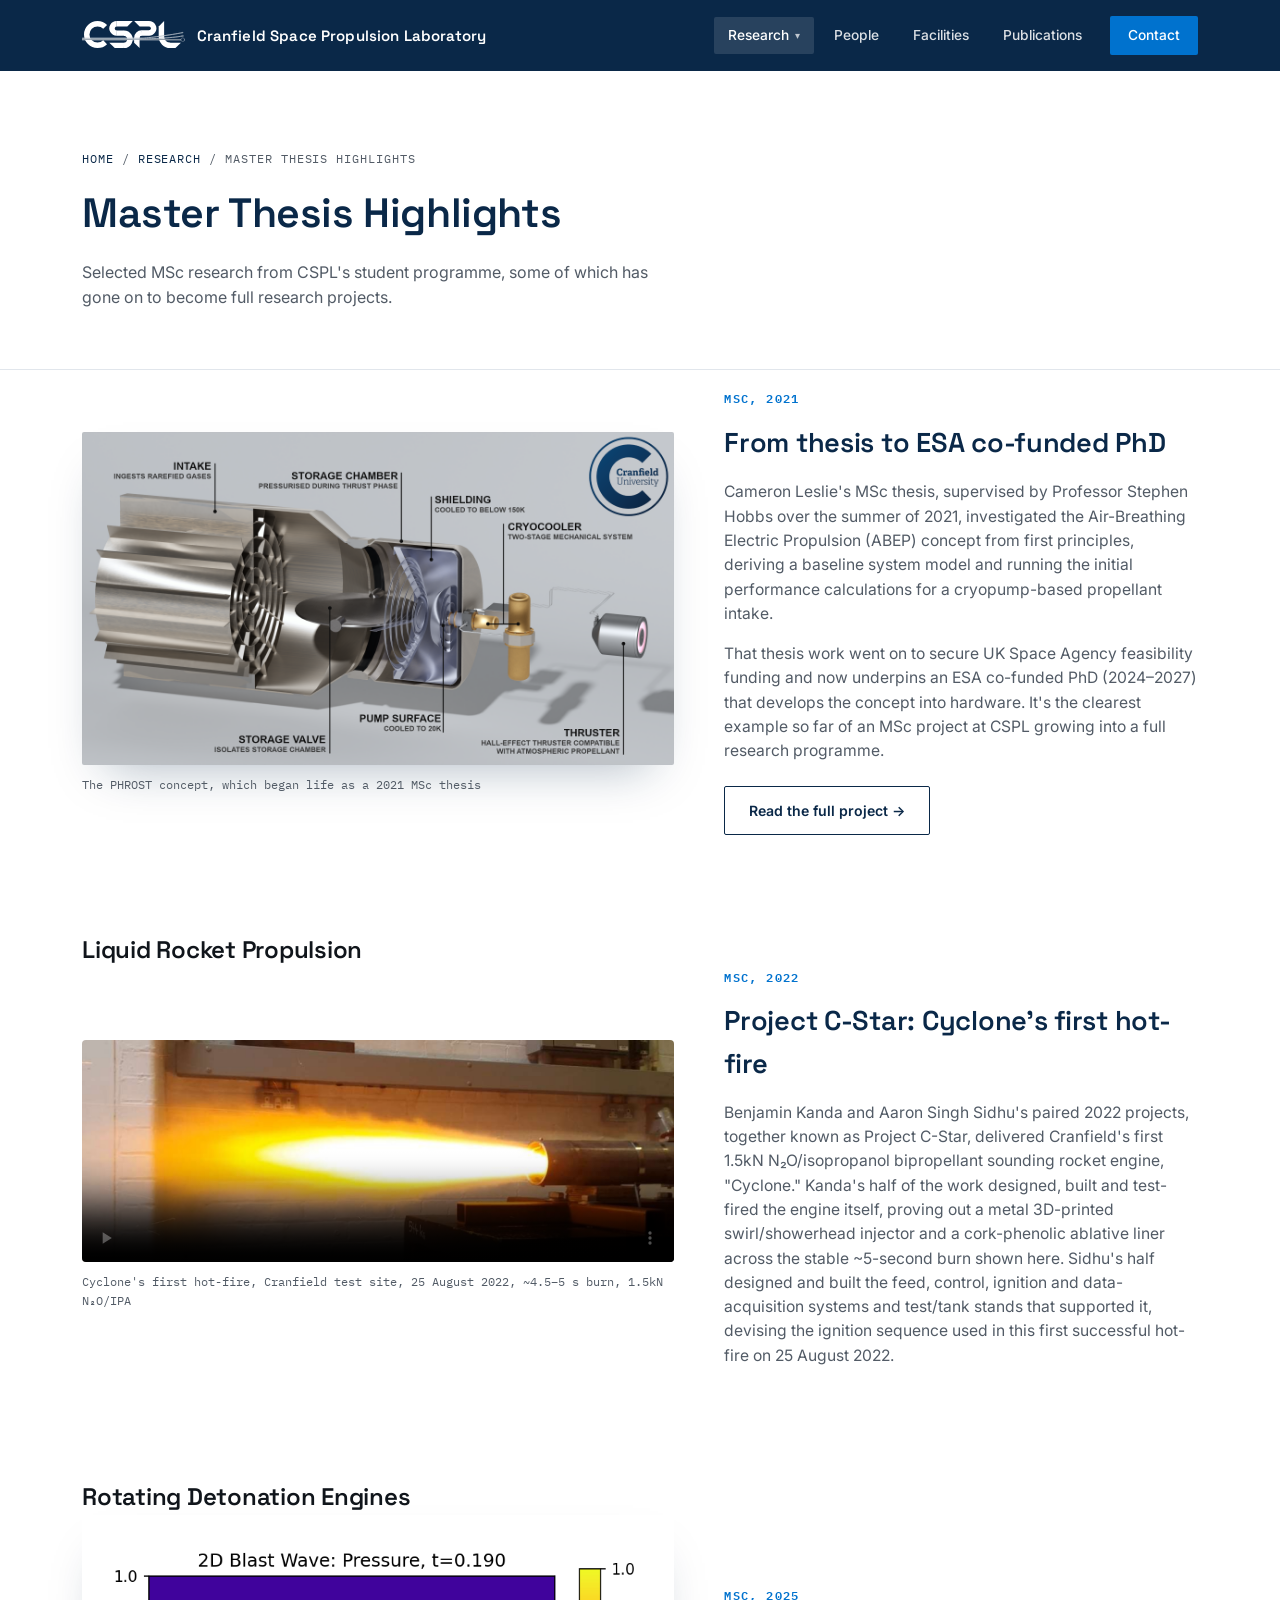
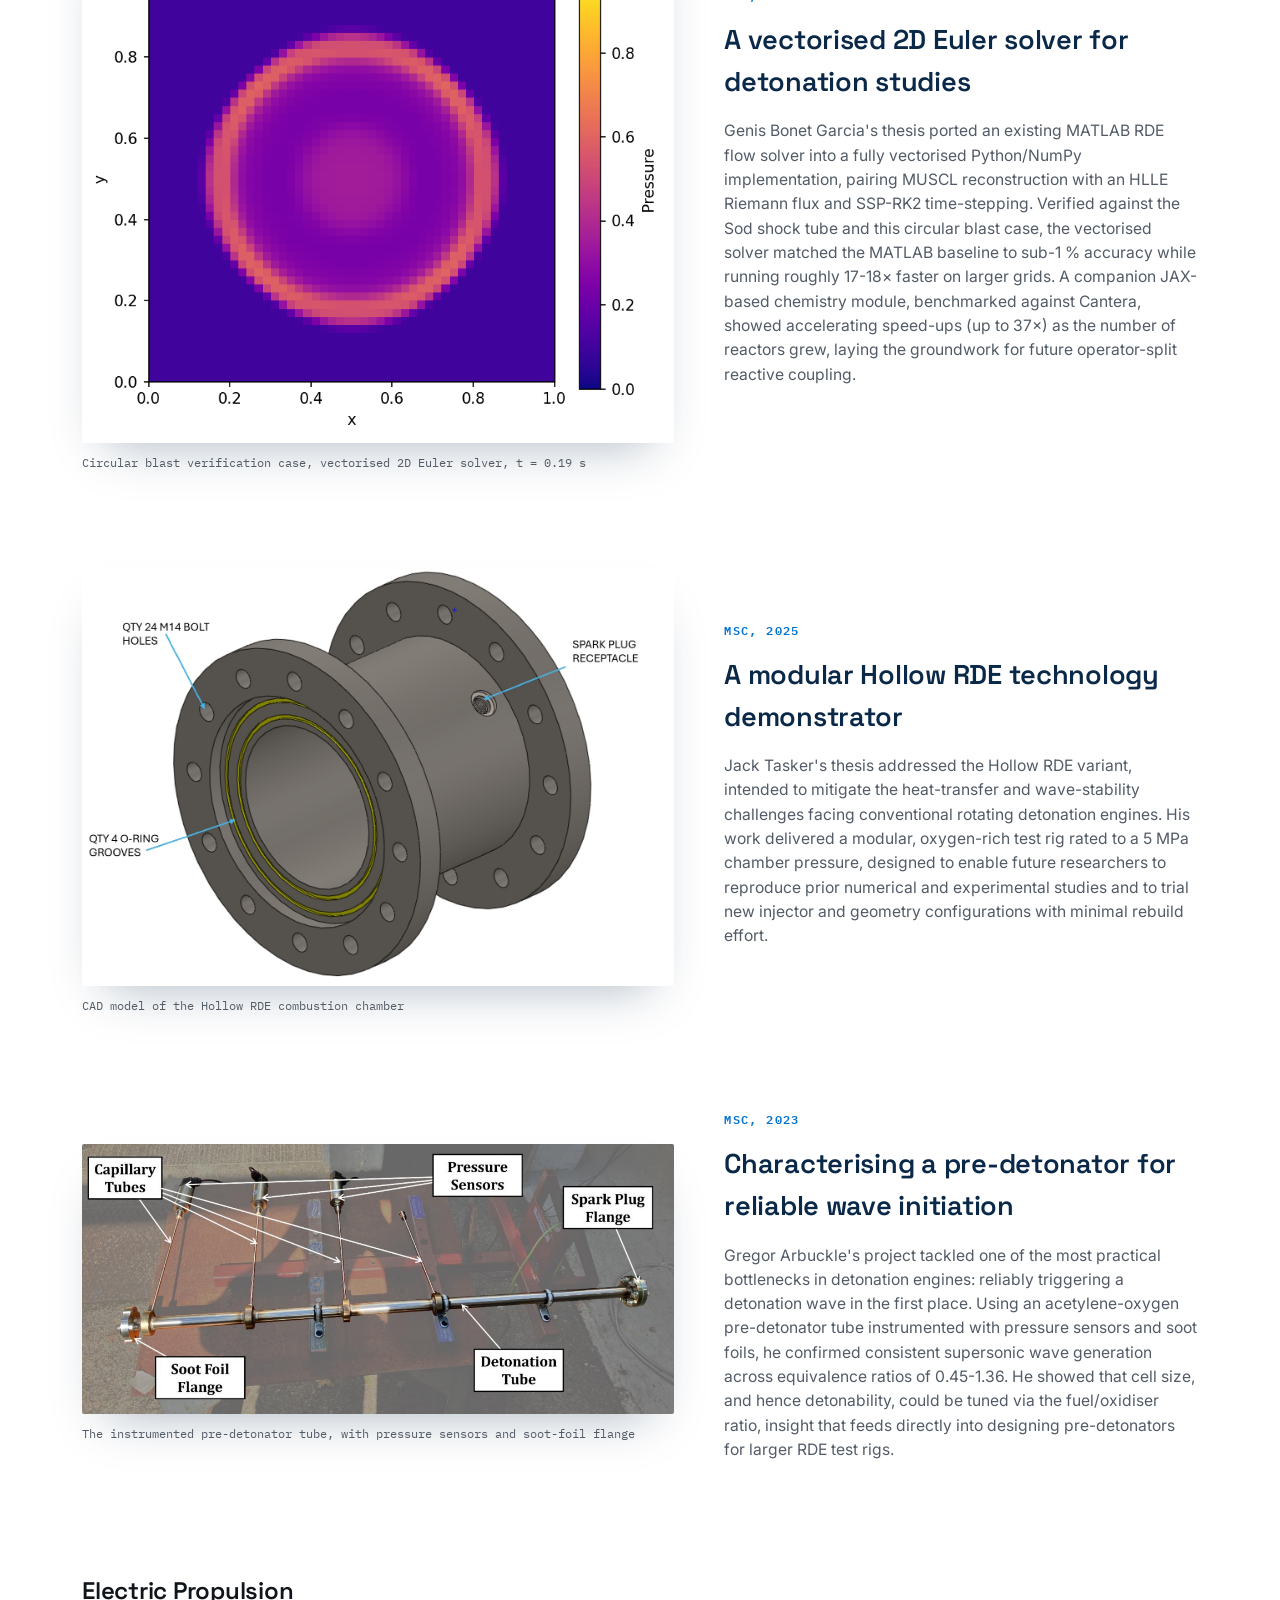
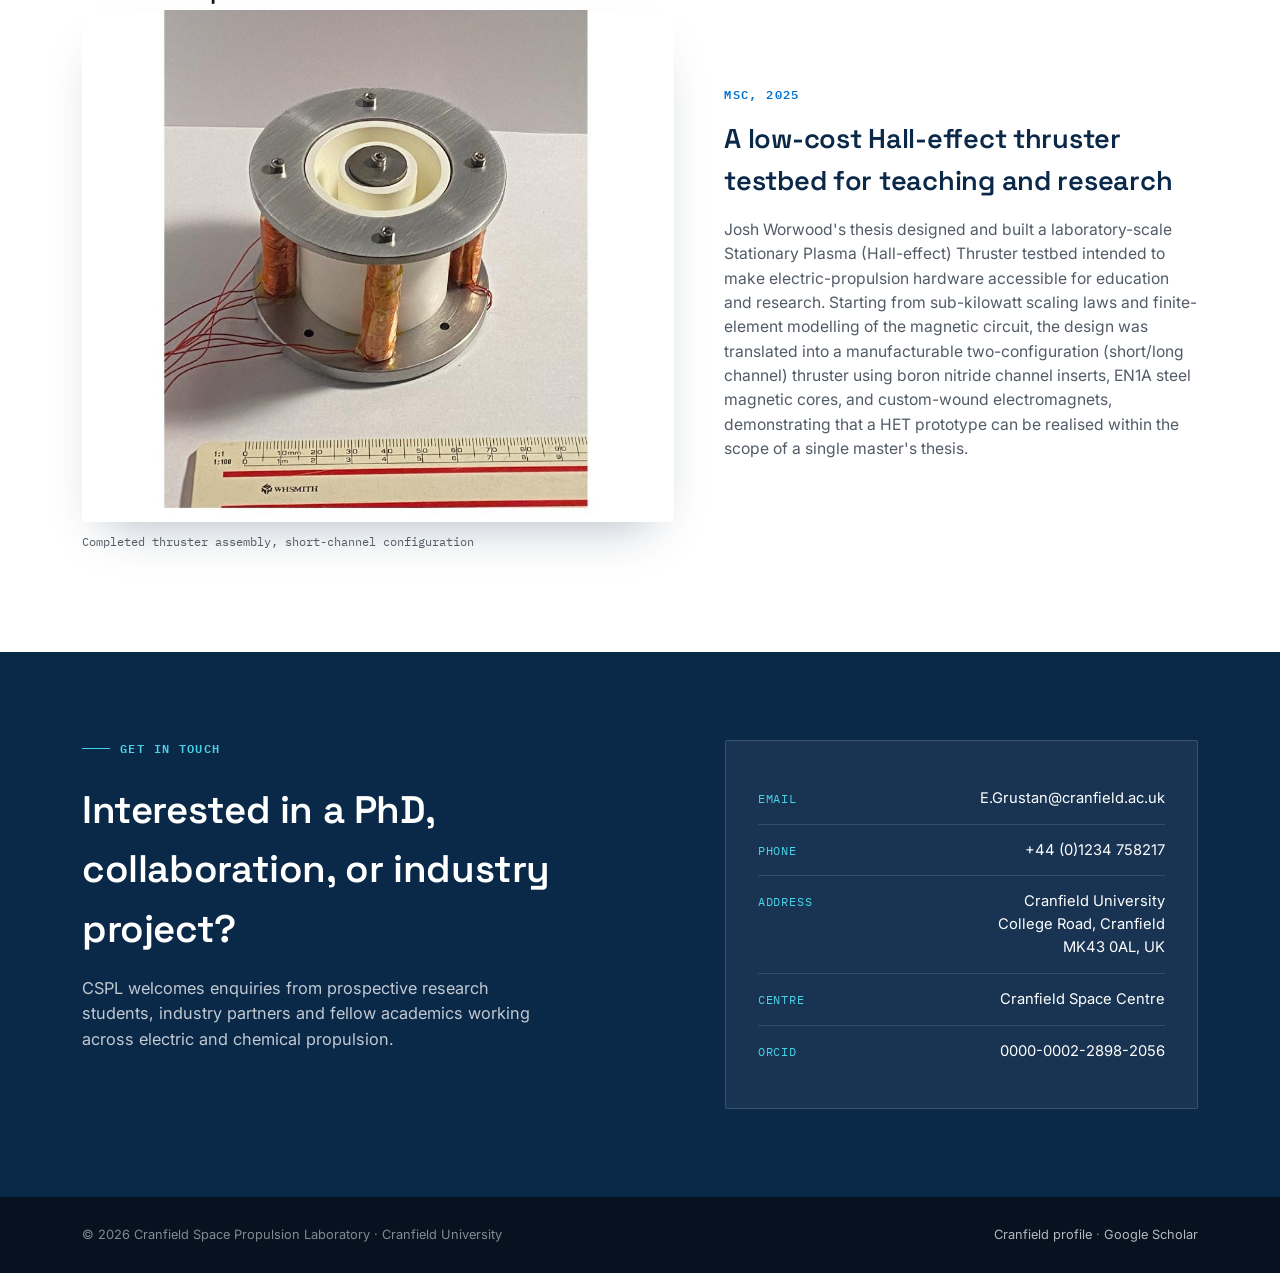
<file: research-master-thesis-highlights.html>
<!DOCTYPE html>
<html lang="en">
<head>
<meta charset="UTF-8">
<meta name="viewport" content="width=device-width, initial-scale=1.0">
<title>Master Thesis Highlights | CSPL Research</title>
<meta name="description" content="Highlights from MSc research projects at the Cranfield Space Propulsion Laboratory.">
<link rel="preconnect" href="https://fonts.googleapis.com">
<link rel="preconnect" href="https://fonts.gstatic.com" crossorigin>
<link href="https://fonts.googleapis.com/css2?family=Space+Grotesk:wght@400;500;600;700&family=Inter:wght@400;500;600;700&family=IBM+Plex+Mono:wght@500;600&display=swap" rel="stylesheet">
<link rel="stylesheet" href="assets/styles.css">
</head>
<body>

<header class="site">
  <div class="nav-inner">
    <a class="brand" href="index.html">
      <img src="assets/images/logo_blanc.svg" alt="CSPL logo">
      <div class="brand-text">Cranfield Space Propulsion Laboratory</div>
    </a>
    <nav class="links">
      <div class="has-dropdown active">
        <a href="research.html">Research <span class="caret">&#9662;</span></a>
        <div class="dropdown">
          <a href="research-cpr.html">Cryogenic Propellant Regeneration<span class="sub">Air-breathing electric propulsion / PHROST</span></a>
          <a href="research-electrospray-manufacturing.html">Electrospray Manufacturing<span class="sub">Multiplexed emitter arrays</span></a>
          <a href="research-ml-propellants.html">ML Propellant Characterisation<span class="sub">Neural networks for novel propellants</span></a>
          <a href="research-hydrogen-storage.html">Long-term Hydrogen Storage<span class="sub">Cryo-compressed H2 for a lunar supply chain</span></a>
          <a href="research-metallic-plasma-thrusters.html">Metallic Plasma Thrusters<span class="sub">Vacuum-arc &amp; metal-fed electric propulsion</span></a>
          <a href="research-master-thesis-highlights.html">Master Thesis Highlights<span class="sub">Student research from the MSc programme</span></a>
        </div>
      </div>
      <a href="people.html" class="">People</a>
      <a href="facilities.html" class="">Facilities</a>
      <a href="publications.html" class="">Publications</a>
      <a href="#contact" class="nav-cta">Contact</a>
    </nav>
  </div>
</header>

<section class="plain-head">
  <div class="wrap">
    <div class="breadcrumb breadcrumb-light"><a href="index.html">Home</a> / <a href="research.html">Research</a> / Master Thesis Highlights</div>
    <h1>Master Thesis Highlights</h1>
    <p>Selected MSc research from CSPL's student programme, some of which has gone on to become full research projects.</p>
  </div>
</section>

<section>
  <div class="wrap">

    <div class="deep">
      <figure class="deep-media">
        <img src="assets/images/abep_render.png" alt="Cutaway render of the PHROST cryogenic propellant regeneration system">
        <figcaption>The PHROST concept, which began life as a 2021 MSc thesis</figcaption>
      </figure>
      <div class="deep-text">
        <div class="tag">MSc, 2021</div>
        <h3>From thesis to ESA co-funded PhD</h3>
        <p>Cameron Leslie's MSc thesis, supervised by Professor Stephen Hobbs over the summer of 2021, investigated the Air-Breathing Electric Propulsion (ABEP) concept from first principles, deriving a baseline system model and running the initial performance calculations for a cryopump-based propellant intake.</p>
        <p>That thesis work went on to secure UK Space Agency feasibility funding and now underpins an ESA co-funded PhD (2024&ndash;2027) that develops the concept into hardware. It's the clearest example so far of an MSc project at CSPL growing into a full research programme.</p>
        <a href="research-cpr.html" class="btn btn-navy" style="margin-top:8px; display:inline-flex;">Read the full project &rarr;</a>
      </div>
    </div>

    <h2 style="margin-top:48px;">Liquid Rocket Propulsion</h2>

    <div class="deep">
      <figure class="deep-media">
        <video controls preload="metadata" poster="assets/images/thesis-highlights/cstar-cyclone-hotfire.jpg" style="width:100%; height:auto; display:block; border-radius:4px;">
          <source src="assets/images/thesis-highlights/cstar-cyclone-hotfire.mp4" type="video/mp4">
          Your browser does not support the video tag. <a href="assets/images/thesis-highlights/cstar-cyclone-hotfire.mp4">Download the clip</a> instead.
        </video>
        <figcaption>Cyclone's first hot-fire, Cranfield test site, 25 August 2022, ~4.5&ndash;5&nbsp;s burn, 1.5kN N&#8322;O/IPA</figcaption>
      </figure>
      <div class="deep-text">
        <div class="tag">MSc, 2022</div>
        <h3>Project C-Star: Cyclone's first hot-fire</h3>
        <p>Benjamin Kanda and Aaron Singh Sidhu's paired 2022 projects, together known as Project C-Star, delivered Cranfield's first 1.5kN N&#8322;O/isopropanol bipropellant sounding rocket engine, "Cyclone." Kanda's half of the work designed, built and test-fired the engine itself, proving out a metal 3D-printed swirl/showerhead injector and a cork-phenolic ablative liner across the stable ~5-second burn shown here. Sidhu's half designed and built the feed, control, ignition and data-acquisition systems and test/tank stands that supported it, devising the ignition sequence used in this first successful hot-fire on 25 August 2022.</p>
      </div>
    </div>


    <h2 style="margin-top:48px;">Rotating Detonation Engines</h2>

    <div class="deep">
      <figure class="deep-media">
        <img src="assets/images/thesis-highlights/rde-2d-blast-sim.png" alt="Pressure contour from the vectorized 2D Euler solver's circular blast verification case">
        <figcaption>Circular blast verification case, vectorised 2D Euler solver, t = 0.19&nbsp;s</figcaption>
      </figure>
      <div class="deep-text">
        <div class="tag">MSc, 2025</div>
        <h3>A vectorised 2D Euler solver for detonation studies</h3>
        <p>Genis Bonet Garcia's thesis ported an existing MATLAB RDE flow solver into a fully vectorised Python/NumPy implementation, pairing MUSCL reconstruction with an HLLE Riemann flux and SSP-RK2 time-stepping. Verified against the Sod shock tube and this circular blast case, the vectorised solver matched the MATLAB baseline to sub-1 % accuracy while running roughly 17-18&times; faster on larger grids. A companion JAX-based chemistry module, benchmarked against Cantera, showed accelerating speed-ups (up to 37&times;) as the number of reactors grew, laying the groundwork for future operator-split reactive coupling.</p>
      </div>
    </div>

    <div class="deep">
      <figure class="deep-media">
        <img src="assets/images/thesis-highlights/hollow-rde-chamber.jpg" alt="CAD model cross-section of the Hollow RDE combustion chamber">
        <figcaption>CAD model of the Hollow RDE combustion chamber</figcaption>
      </figure>
      <div class="deep-text">
        <div class="tag">MSc, 2025</div>
        <h3>A modular Hollow RDE technology demonstrator</h3>
        <p>Jack Tasker's thesis addressed the Hollow RDE variant, intended to mitigate the heat-transfer and wave-stability challenges facing conventional rotating detonation engines. His work delivered a modular, oxygen-rich test rig rated to a 5 MPa chamber pressure, designed to enable future researchers to reproduce prior numerical and experimental studies and to trial new injector and geometry configurations with minimal rebuild effort.</p>
      </div>
    </div>

    <div class="deep">
      <figure class="deep-media">
        <img src="assets/images/thesis-highlights/predetonator-tube.jpg" alt="Instrumented acetylene-oxygen pre-detonator tube with pressure sensors and capillary tubes">
        <figcaption>The instrumented pre-detonator tube, with pressure sensors and soot-foil flange</figcaption>
      </figure>
      <div class="deep-text">
        <div class="tag">MSc, 2023</div>
        <h3>Characterising a pre-detonator for reliable wave initiation</h3>
        <p>Gregor Arbuckle's project tackled one of the most practical bottlenecks in detonation engines: reliably triggering a detonation wave in the first place. Using an acetylene-oxygen pre-detonator tube instrumented with pressure sensors and soot foils, he confirmed consistent supersonic wave generation across equivalence ratios of 0.45-1.36. He showed that cell size, and hence detonability, could be tuned via the fuel/oxidiser ratio, insight that feeds directly into designing pre-detonators for larger RDE test rigs.</p>
      </div>
    </div>

    <h2 style="margin-top:48px;">Electric Propulsion</h2>

    <div class="deep">
      <figure class="deep-media">
        <img src="assets/images/thesis-highlights/het-thruster-assembly.jpg" alt="Completed low-cost Hall-effect thruster assembly in the short-channel configuration">
        <figcaption>Completed thruster assembly, short-channel configuration</figcaption>
      </figure>
      <div class="deep-text">
        <div class="tag">MSc, 2025</div>
        <h3>A low-cost Hall-effect thruster testbed for teaching and research</h3>
        <p>Josh Worwood's thesis designed and built a laboratory-scale Stationary Plasma (Hall-effect) Thruster testbed intended to make electric-propulsion hardware accessible for education and research. Starting from sub-kilowatt scaling laws and finite-element modelling of the magnetic circuit, the design was translated into a manufacturable two-configuration (short/long channel) thruster using boron nitride channel inserts, EN1A steel magnetic cores, and custom-wound electromagnets, demonstrating that a HET prototype can be realised within the scope of a single master's thesis.</p>
      </div>
    </div>


  </div>
</section>

<section class="contact-band" id="contact">
  <div class="wrap contact-inner">
    <div>
      <div class="eyebrow mono"><span class="dash" style="background:var(--cyan);"></span><span style="color:var(--cyan);">Get in touch</span></div>
      <h2 style="margin-top:14px;">Interested in a PhD, collaboration, or industry project?</h2>
      <p>CSPL welcomes enquiries from prospective research students, industry partners and fellow academics working across electric and chemical propulsion.</p>
    </div>
    <div class="contact-card">
      <div class="row"><div class="k">Email</div><div class="v"><a href="mailto:E.Grustan@cranfield.ac.uk">E.Grustan@cranfield.ac.uk</a></div></div>
      <div class="row"><div class="k">Phone</div><div class="v">+44 (0)1234 758217</div></div>
      <div class="row"><div class="k">Address</div><div class="v">Cranfield University<br>College Road, Cranfield<br>MK43 0AL, UK</div></div>
      <div class="row"><div class="k">Centre</div><div class="v">Cranfield Space Centre</div></div>
      <div class="row"><div class="k">ORCID</div><div class="v"><a href="https://orcid.org/0000-0002-2898-2056" target="_blank" rel="noopener">0000-0002-2898-2056</a></div></div>
    </div>
  </div>
</section>

<footer>
  <div class="wrap">
    <div>&copy; 2026 Cranfield Space Propulsion Laboratory &middot; Cranfield University</div>
    <div><a href="https://www.cranfield.ac.uk/people/dr-enric-grustan-gutierrez-34282404" target="_blank" rel="noopener">Cranfield profile</a> &middot; <a href="https://scholar.google.com/citations?user=xD1AS20AAAAJ&hl=ca" target="_blank" rel="noopener">Google Scholar</a></div>
  </div>
</footer>
</body>
</html>
</file>
<file: assets/styles.css>
:root{
  --navy: #0A2848;
  --navy-2: #0E2F55;
  --ink: #10151B;
  --graphite: #525B66;
  --paper: #FFFFFF;
  --panel: #F4F6F9;
  --line: #E1E6EC;
  --blue: #0072CE;
  --blue-dim: #E7F1FC;
  --cyan: #49D3E8;
  --radius: 2px;
}
*{box-sizing:border-box;}
html{scroll-behavior:smooth;}
body{
  margin:0;
  font-family:'Inter', sans-serif;
  color:var(--ink);
  background:var(--paper);
  -webkit-font-smoothing:antialiased;
  line-height:1.55;
}
h1,h2,h3,h4{
  font-family:'Space Grotesk', sans-serif;
  font-weight:600;
  margin:0;
  letter-spacing:-0.01em;
}
a{color:inherit; text-decoration:none;}
img{display:block; max-width:100%;}
.mono{
  font-family:'IBM Plex Mono', monospace;
  text-transform:uppercase;
  letter-spacing:0.12em;
  font-size:0.72rem;
  font-weight:600;
}
.wrap{
  max-width:1180px;
  margin:0 auto;
  padding:0 32px;
}

/* ---------- NAV ---------- */
header.site{
  position:fixed; top:0; left:0; right:0; z-index:100;
  background:var(--navy);
  box-shadow:0 1px 0 rgba(255,255,255,0.08);
}
.nav-inner{
  max-width:1180px; margin:0 auto; padding:16px 32px;
  display:flex; align-items:center; justify-content:space-between;
}
.brand{display:flex; align-items:center; gap:12px;}
.brand img{height:30px; width:auto;}
.brand-text{
  font-family:'Space Grotesk', sans-serif;
  font-weight:600;
  font-size:0.94rem;
  color:#fff;
  letter-spacing:0.01em;
}
nav.links{display:flex; gap:6px; align-items:center;}
nav.links > a{
  color:rgba(255,255,255,0.86);
  font-size:0.86rem;
  font-weight:500;
  padding:8px 14px;
  border-radius:var(--radius);
}
nav.links > a:hover{color:#fff; background:rgba(255,255,255,0.08);}
nav.links > a.active{color:#fff; background:rgba(255,255,255,0.12);}
.has-dropdown.active > a{color:#fff; background:rgba(255,255,255,0.12);}
.has-dropdown{position:relative;}
.has-dropdown > a{
  color:rgba(255,255,255,0.86);
  font-size:0.86rem;
  font-weight:500;
  padding:8px 14px;
  display:inline-flex; align-items:center; gap:6px;
  border-radius:var(--radius);
}
.has-dropdown:hover > a{color:#fff; background:rgba(255,255,255,0.08);}
.has-dropdown .caret{font-size:0.6rem; opacity:0.7; transform:translateY(1px);}
.dropdown{
  position:absolute; top:100%; left:0;
  background:#fff;
  border:1px solid var(--line);
  border-radius:var(--radius);
  box-shadow:0 18px 40px -12px rgba(10,40,72,0.25);
  min-width:290px;
  padding:8px;
  opacity:0; visibility:hidden; transform:translateY(4px);
  transition:opacity 0.15s ease, transform 0.15s ease, visibility 0.15s;
}
.has-dropdown:hover .dropdown{opacity:1; visibility:visible; transform:translateY(0);}
.dropdown a{
  display:block; padding:10px 14px; border-radius:var(--radius);
  color:var(--navy); font-size:0.86rem; font-weight:500;
}
.dropdown a:hover{background:var(--panel); color:var(--blue);}
.dropdown a .sub{display:block; font-size:0.76rem; color:var(--graphite); font-weight:400; margin-top:2px;}
.nav-cta{
  background:var(--blue);
  color:#fff !important;
  padding:9px 18px !important;
  border-radius:var(--radius);
  font-size:0.82rem;
  font-weight:600;
  margin-left:8px;
}

/* ---------- SHARED EYEBROW LABEL ---------- */
.eyebrow{
  color:var(--cyan);
  display:flex; align-items:center; gap:10px;
  margin-bottom:22px;
}
.eyebrow .dash{width:28px; height:1px; background:var(--cyan);}

/* ---------- PLAIN PAGE HEAD (no banner) ---------- */
.plain-head{padding:150px 0 44px; background:var(--paper); border-bottom:1px solid var(--line);}
.plain-head h1{color:var(--navy); font-size:clamp(1.8rem,3.2vw,2.6rem); margin-top:14px; max-width:720px;}
.plain-head p{color:var(--graphite); margin-top:14px; max-width:600px; font-size:1rem;}
.breadcrumb{
  font-family:'IBM Plex Mono', monospace; font-size:0.74rem;
  text-transform:uppercase; letter-spacing:0.08em;
}
.breadcrumb-light{color:var(--graphite);}
.breadcrumb-light a{color:var(--navy);}
.breadcrumb-light a:hover{color:var(--blue);}

/* ---------- BUTTONS ---------- */
.btn{
  display:inline-flex; align-items:center; gap:8px;
  padding:13px 24px;
  border-radius:var(--radius);
  font-size:0.88rem; font-weight:600;
  border:1px solid transparent;
  transition:transform 0.15s ease, background 0.15s ease, border-color .15s ease;
}
.btn:hover{transform:translateY(-1px);}
.btn-primary{background:var(--blue); color:#fff;}
.btn-primary:hover{background:#0084ee;}
.btn-ghost{border-color:rgba(255,255,255,0.35); color:#fff;}
.btn-ghost:hover{border-color:#fff;}
.btn-navy{border-color:var(--navy); color:var(--navy);}
.btn-navy:hover{background:var(--navy); color:#fff;}

/* ---------- SECTION SHARED ---------- */
section{padding:20px 0 100px;}
section.alt{background:var(--panel);}
section.tight{padding:72px 0;}
.section-head{max-width:800px; margin-bottom:52px;}
.section-head.center{max-width:720px; margin-left:auto; margin-right:auto; text-align:center;}
.section-head .eyebrow{color:var(--blue);}
.section-head.center .eyebrow{justify-content:center;}
.section-head .eyebrow .dash{background:var(--blue);}
.section-head h2{font-size:clamp(1.7rem, 2.8vw, 2.35rem); color:var(--navy); margin-top:14px;}
.section-head p{color:var(--graphite); margin-top:16px; font-size:1.02rem;}

/* ---------- DOMAIN CARDS (2-up) ---------- */
.domains{
  display:grid;
  grid-template-columns:repeat(2, 1fr);
  gap:1px;
  background:var(--line);
  border:1px solid var(--line);
}
.domain{background:var(--paper); padding:40px 36px 44px; display:flex; flex-direction:column;}
.domain .tagrow{display:flex; align-items:center; justify-content:space-between;}
.domain .pnum{font-family:'IBM Plex Mono', monospace; color:var(--blue); font-size:0.78rem; font-weight:600;}
.domain .weight{font-family:'IBM Plex Mono', monospace; font-size:0.68rem; color:#fff; background:var(--blue); padding:3px 9px; border-radius:20px;}
.domain h3{color:var(--navy); font-size:1.5rem; margin:16px 0 12px;}
.domain p{color:var(--graphite); font-size:0.96rem;}
.domain ul{margin:18px 0 0; padding:0; list-style:none;}
.domain li{
  font-size:0.87rem; color:var(--ink);
  padding:9px 0 9px 16px;
  border-top:1px solid var(--line);
  position:relative;
}
.domain li:first-child{border-top:none;}
.domain li::before{content:""; position:absolute; left:0; top:17px; width:5px; height:1px; background:var(--blue);}
.domain .more{margin-top:22px; font-size:0.86rem; font-weight:600; color:var(--blue);}

/* ---------- PROJECT CARDS (featured on home + research index) ---------- */
.project-grid{
  display:grid;
  grid-template-columns:repeat(3, 1fr);
  gap:28px;
}
.project-card{
  border:1px solid var(--line);
  border-radius:var(--radius);
  overflow:hidden;
  background:#fff;
  transition:box-shadow 0.2s ease, transform 0.2s ease;
  display:flex; flex-direction:column;
}
.project-card:hover{box-shadow:0 22px 44px -20px rgba(10,40,72,0.28); transform:translateY(-2px);}
.project-card .thumb{height:190px; overflow:hidden; background:var(--navy);}
.project-card .thumb img{width:100%; height:100%; object-fit:cover;}
.project-card .body{padding:24px 24px 28px; flex:1; display:flex; flex-direction:column;}
.project-card .tag{color:var(--blue); font-family:'IBM Plex Mono',monospace; font-size:0.68rem; font-weight:600; text-transform:uppercase; letter-spacing:0.1em;}
.project-card h3{font-size:1.15rem; color:var(--navy); margin:10px 0 10px;}
.project-card p{color:var(--graphite); font-size:0.9rem; flex:1;}
.project-card .link{margin-top:16px; font-size:0.84rem; font-weight:600; color:var(--blue);}

/* ---------- DEEP DIVE (project detail pages) ---------- */
.deep{
  display:grid;
  grid-template-columns:2fr 1.6fr;
  gap:50px;
  align-items:center;
  margin-bottom:96px;
}
.deep:last-child{margin-bottom:0;}
.deep.rev{grid-template-columns: 1.6fr 2fr;}
.deep.rev .deep-media{order:2;}
.deep.rev .deep-text{order:1;}
.deep-media{margin: 0;}
.deep-media img{width:100%; border-radius:var(--radius); box-shadow:0 24px 48px -24px rgba(10,40,72,0.35);}
.deep-media figcaption{margin-top:10px; font-size:0.78rem; color:var(--graphite); font-family:'IBM Plex Mono', monospace;}
.deep-text .tag{color:var(--blue); font-family:'IBM Plex Mono', monospace; font-size:0.72rem; font-weight:600; text-transform:uppercase; letter-spacing:0.12em;}
.deep-text h2, .deep-text h3{color:var(--navy); font-size:1.7rem; margin:14px 0 16px;}
.deep-text p{color:var(--graphite); font-size:0.98rem; margin-bottom:14px;}
.deep-text .facts{display:flex; gap:28px; margin-top:22px; flex-wrap:wrap;}
.deep-text .facts div{border-left:2px solid var(--blue); padding-left:12px;}
.deep-text .facts .n{font-family:'Space Grotesk',sans-serif; font-weight:700; color:var(--navy); font-size:1.3rem;}
.deep-text .facts .l{font-size:0.76rem; color:var(--graphite); margin-top:2px;}

/* ---------- NETWORK DIAGRAM (ML page signature) ---------- */
.net-diagram{width:100%; height:auto;}
.net-diagram .node{fill:#fff; stroke:var(--blue); stroke-width:1.5;}
.net-diagram .node.out{stroke:var(--cyan);}
.net-diagram .edge{stroke:var(--line); stroke-width:1;}
.net-diagram .edge.active{stroke:var(--blue); stroke-width:1; opacity:0.5;}

/* ---------- STAT ROW (inline, non-hero) ---------- */
.fact-row{display:flex; gap:0; border-top:1px solid var(--line); border-bottom:1px solid var(--line); margin:40px 0;}
.fact-row .f{flex:1; padding:22px 24px; border-left:1px solid var(--line);}
.fact-row .f:first-child{border-left:none;}
.fact-row .n{font-family:'Space Grotesk',sans-serif; font-weight:700; color:var(--navy); font-size:1.6rem;}
.fact-row .l{font-size:0.8rem; color:var(--graphite); margin-top:4px;}

/* ---------- PEOPLE ---------- */
.pi-card{
  display:grid; grid-template-columns:280px 1fr; gap:52px;
  background:var(--navy); border-radius:var(--radius); overflow:hidden; margin-bottom:64px;
}
.pi-photo{position:relative; height:100%; min-height:340px;}
.pi-photo img{width:100%; height:100%; object-fit:cover; object-position:top center;}
.pi-body{padding:44px 44px 44px 0; color:#fff;}
.pi-body .role{color:var(--cyan); font-family:'IBM Plex Mono',monospace; font-size:0.74rem; letter-spacing:0.1em; text-transform:uppercase;}
.pi-body h3{font-size:1.6rem; margin:10px 0 4px; color:#fff;}
.pi-body .dept{color:rgba(255,255,255,0.65); font-size:0.9rem; margin-bottom:18px;}
.pi-body p{color:rgba(255,255,255,0.82); font-size:0.94rem; margin-bottom:12px;}
.pi-body .contact-row{display:flex; gap:22px; flex-wrap:wrap; margin-top:20px; font-size:0.82rem;}
.pi-body .contact-row a{color:var(--cyan); border-bottom:1px solid rgba(73,211,232,0.35);}
.pi-body .contact-row a:hover{border-color:var(--cyan);}

.team-grid{display:grid; grid-template-columns:repeat(4,1fr); gap:26px;}
.member{text-align:left; display:block;}
.member .ph{width:100%; aspect-ratio:1/1; border-radius:50%; overflow:hidden; margin-bottom:14px; border:1px solid var(--line);}
.member .ph img{width:100%; height:100%; object-fit:cover;}
.member h4{font-size:0.94rem; color:var(--navy);}
.member .role{font-size:0.76rem; color:var(--blue); margin-top:3px; font-weight:600;}

/* ---------- PEOPLE: leads / solo / grid tiers ---------- */
.people-tier-label{font-size:0.78rem; color:var(--graphite); font-family:'IBM Plex Mono',monospace; text-transform:uppercase; letter-spacing:0.08em; margin:0 0 20px;}
.leads-row{display:grid; grid-template-columns:repeat(2,1fr); gap:40px; margin-bottom:72px;}
.lead-card{text-align:left; display:block;}
.lead-card .ph{width:100%; aspect-ratio:1/1; border-radius:50%; overflow:hidden; margin-bottom:20px; border:1px solid var(--line); transition:box-shadow .2s ease;}
.lead-card .ph img{width:100%; height:100%; object-fit:cover; object-position:top center;}
.lead-card:hover .ph{box-shadow:0 18px 40px -16px rgba(10,40,72,0.35);}
.lead-card h3{font-size:1.35rem; color:var(--navy);}
.lead-card .role{font-size:0.86rem; color:var(--blue); margin-top:5px; font-weight:600;}
.lead-card .dept{font-size:0.82rem; color:var(--graphite); margin-top:3px;}
.solo-row{margin-bottom:72px;}
.solo-row .lead-card{width:260px;}
.solo-row .lead-card .ph{width:180px; height:180px;}
@media (max-width:680px){
  .leads-row{grid-template-columns:1fr 1fr; gap:20px;}
  .solo-row .lead-card{width:180px;}
  .solo-row .lead-card .ph{width:140px; height:140px;}
}

/* ---------- FACILITIES ---------- */
.fac-grid{display:grid; grid-template-columns:1.4fr 1fr; grid-template-rows:auto auto; gap:16px;}
.fac-grid .big{grid-row:span 2;}
.fac-grid.four{grid-template-columns:1.4fr 1fr; grid-template-rows:repeat(3, auto);}
.fac-grid.four .big{grid-row:span 3;}
.fac-grid.four .fac-item{height:180px;}
.fac-item{position:relative; overflow:hidden; border-radius:var(--radius); background:var(--navy);}
.fac-item img{width:100%; height:100%; object-fit:cover; display:block;}
.fac-item .cap{
  position:absolute; left:0; right:0; bottom:0;
  background:linear-gradient(0deg, rgba(10,40,72,0.92), transparent);
  color:#fff; padding:18px 20px 14px; font-size:0.82rem;
}
.fac-item .cap .mono{color:var(--cyan); display:block; margin-bottom:4px;}

/* ---------- PUBLICATIONS ---------- */
.pub-tabs{display:flex; gap:8px; margin-bottom:8px;}
.pub-tab{padding:10px 18px; font-size:0.84rem; font-weight:600; border-radius:var(--radius); cursor:pointer; color:var(--graphite); border:1px solid var(--line); background:var(--paper);}
.pub-tab.active{background:var(--navy); color:#fff; border-color:var(--navy);}
.pub-list{border-top:1px solid var(--line);}
.pub-item{display:grid; grid-template-columns:76px 1fr; gap:20px; padding:20px 0; border-bottom:1px solid var(--line);}
.pub-item .yr{font-family:'IBM Plex Mono',monospace; color:var(--blue); font-weight:600; font-size:0.92rem; padding-top:2px;}
.pub-item .cite{font-size:0.94rem; color:var(--ink);}
.pub-item .cite .jrnl{color:var(--graphite); font-style:italic;}
.pub-item .cite a{color:var(--blue); font-size:0.82rem; margin-left:6px;}
.pub-panel{display:none;}
.pub-panel.active{display:block;}

/* ---------- CONTACT / FOOTER ---------- */
.contact-band{background:var(--navy); color:#fff; padding:88px 0; position:relative; overflow:hidden;}
.contact-inner{display:grid; grid-template-columns:1.1fr 0.9fr; gap:64px;}
.contact-band h2{color:#fff; font-size:clamp(1.7rem,3vw,2.4rem);}
.contact-band p{color:rgba(255,255,255,0.75); margin-top:18px; font-size:1.02rem; max-width:480px;}
.contact-card{background:rgba(255,255,255,0.06); border:1px solid rgba(255,255,255,0.14); border-radius:var(--radius); padding:32px;}
.contact-card .row{display:flex; justify-content:space-between; align-items:baseline; padding:14px 0; border-bottom:1px solid rgba(255,255,255,0.12);}
.contact-card .row:last-child{border-bottom:none;}
.contact-card .k{font-family:'IBM Plex Mono',monospace; font-size:0.72rem; color:var(--cyan); text-transform:uppercase; letter-spacing:0.08em;}
.contact-card .v{font-size:0.92rem; text-align:right;}
.contact-card .v a:hover{color:var(--cyan);}

footer{background:#071220; color:rgba(255,255,255,0.5); padding:28px 0; font-size:0.8rem;}
footer .wrap{display:flex; justify-content:space-between; align-items:center; flex-wrap:wrap; gap:10px;}
footer a{color:rgba(255,255,255,0.7);}
footer a:hover{color:#fff;}

/* ---------- INTRO BLOCK (slideshow homepage variant) ---------- */
.intro-block{padding:158px 0 56px; background:var(--paper);}
.intro-block .wrap{max-width:800px;}
.intro-block h1{color:var(--navy); font-size:clamp(2rem, 4.2vw, 3.2rem); line-height:1.08;}
.intro-block p.lead{color:var(--graphite); font-size:1.08rem; max-width:640px; margin:20px 0 24px;}
.intro-links{display:flex; gap:28px; flex-wrap:wrap;}
.intro-links a{color:var(--blue); font-weight:600; font-size:0.92rem; display:inline-flex; align-items:center; gap:6px;}
.intro-links a:hover{color:var(--navy);}

/* ---------- SLIDESHOW ---------- */
.slideshow-wrap{padding:0 0 8px; background:var(--paper);}
.slideshow{
  position:relative;
  width:100%; max-width:820px; margin:0 auto;
  aspect-ratio:5/4;
  overflow:hidden; border-radius:var(--radius);
  background:var(--navy);
}
.slideshow .slide{position:absolute; inset:0; opacity:0; transition:opacity 0.9s ease;}
.slideshow .slide.active{opacity:1;}
.slideshow .slide img{width:100%; height:100%; object-fit:cover;}
.slideshow .slide .tag{
  position:absolute; left:20px; bottom:20px; z-index:3;
  color:#fff; font-family:'IBM Plex Mono',monospace; font-size:0.7rem;
  text-transform:uppercase; letter-spacing:0.1em;
  background:rgba(10,40,72,0.6); padding:7px 13px; border-radius:2px;
}
.slideshow .arrow{
  position:absolute; top:50%; transform:translateY(-50%); z-index:4;
  width:40px; height:40px; border-radius:50%; border:none; cursor:pointer;
  background:rgba(10,40,72,0.55); color:#fff;
  display:flex; align-items:center; justify-content:center;
  font-size:1.1rem; transition:background .2s ease;
}
.slideshow .arrow:hover{background:rgba(10,40,72,0.85);}
.slideshow .arrow.prev{left:14px;}
.slideshow .arrow.next{right:14px;}
.slideshow .dots{position:absolute; bottom:18px; right:18px; z-index:3; display:flex; gap:8px;}
.slideshow .dot{width:7px; height:7px; border-radius:50%; background:rgba(255,255,255,0.4); border:none; padding:0; cursor:pointer; transition:background .2s ease, transform .2s ease;}
.slideshow .dot.active{background:#fff; transform:scale(1.25);}
.slideshow .dot:hover{background:rgba(255,255,255,0.75);}
@media (max-width:680px){
  .slideshow{aspect-ratio:1/1; border-radius:0;}
  .slideshow .arrow{width:34px; height:34px; font-size:1rem;}
}
@media (max-width: 980px){
  .domains{grid-template-columns:1fr;}
  .project-grid{grid-template-columns:1fr 1fr;}
  .deep{grid-template-columns:1fr; gap:28px;}
  .deep.rev .deep-media{order:1;} .deep.rev .deep-text{order:2;}
  .pi-card{grid-template-columns:1fr;}
  .pi-photo{min-height:260px;}
  .pi-body{padding:32px;}
  .team-grid{grid-template-columns:repeat(3,1fr);}
  .fac-grid{grid-template-columns:1fr; grid-template-rows:auto;}
  .fac-grid .fac-item.big{grid-row:auto;}
  .fac-item{height:260px;}
  .fac-grid.four .fac-item{height:220px;}
  .contact-inner{grid-template-columns:1fr;}
  .fact-row{flex-wrap:wrap;}
  .fact-row .f{flex:1 1 50%; border-left:none; border-top:1px solid var(--line);}
  .fact-row .f:nth-child(1),.fact-row .f:nth-child(2){border-top:none;}
}
@media (max-width: 680px){
  nav.links > a:not(.nav-cta){display:none;}
  .has-dropdown{display:none;}
  .project-grid{grid-template-columns:1fr;}
  .team-grid{grid-template-columns:repeat(2,1fr);}
  section{padding:64px 0;}
  .pi-card{margin-bottom:40px;}
  .brand-text{font-size:0.8rem;}
  .nav-inner{padding:14px 20px;}
  .wrap{padding:0 20px;}
  .plain-head{padding:128px 0 36px;}
  .intro-block{padding:128px 0 40px;}
}
</file>
